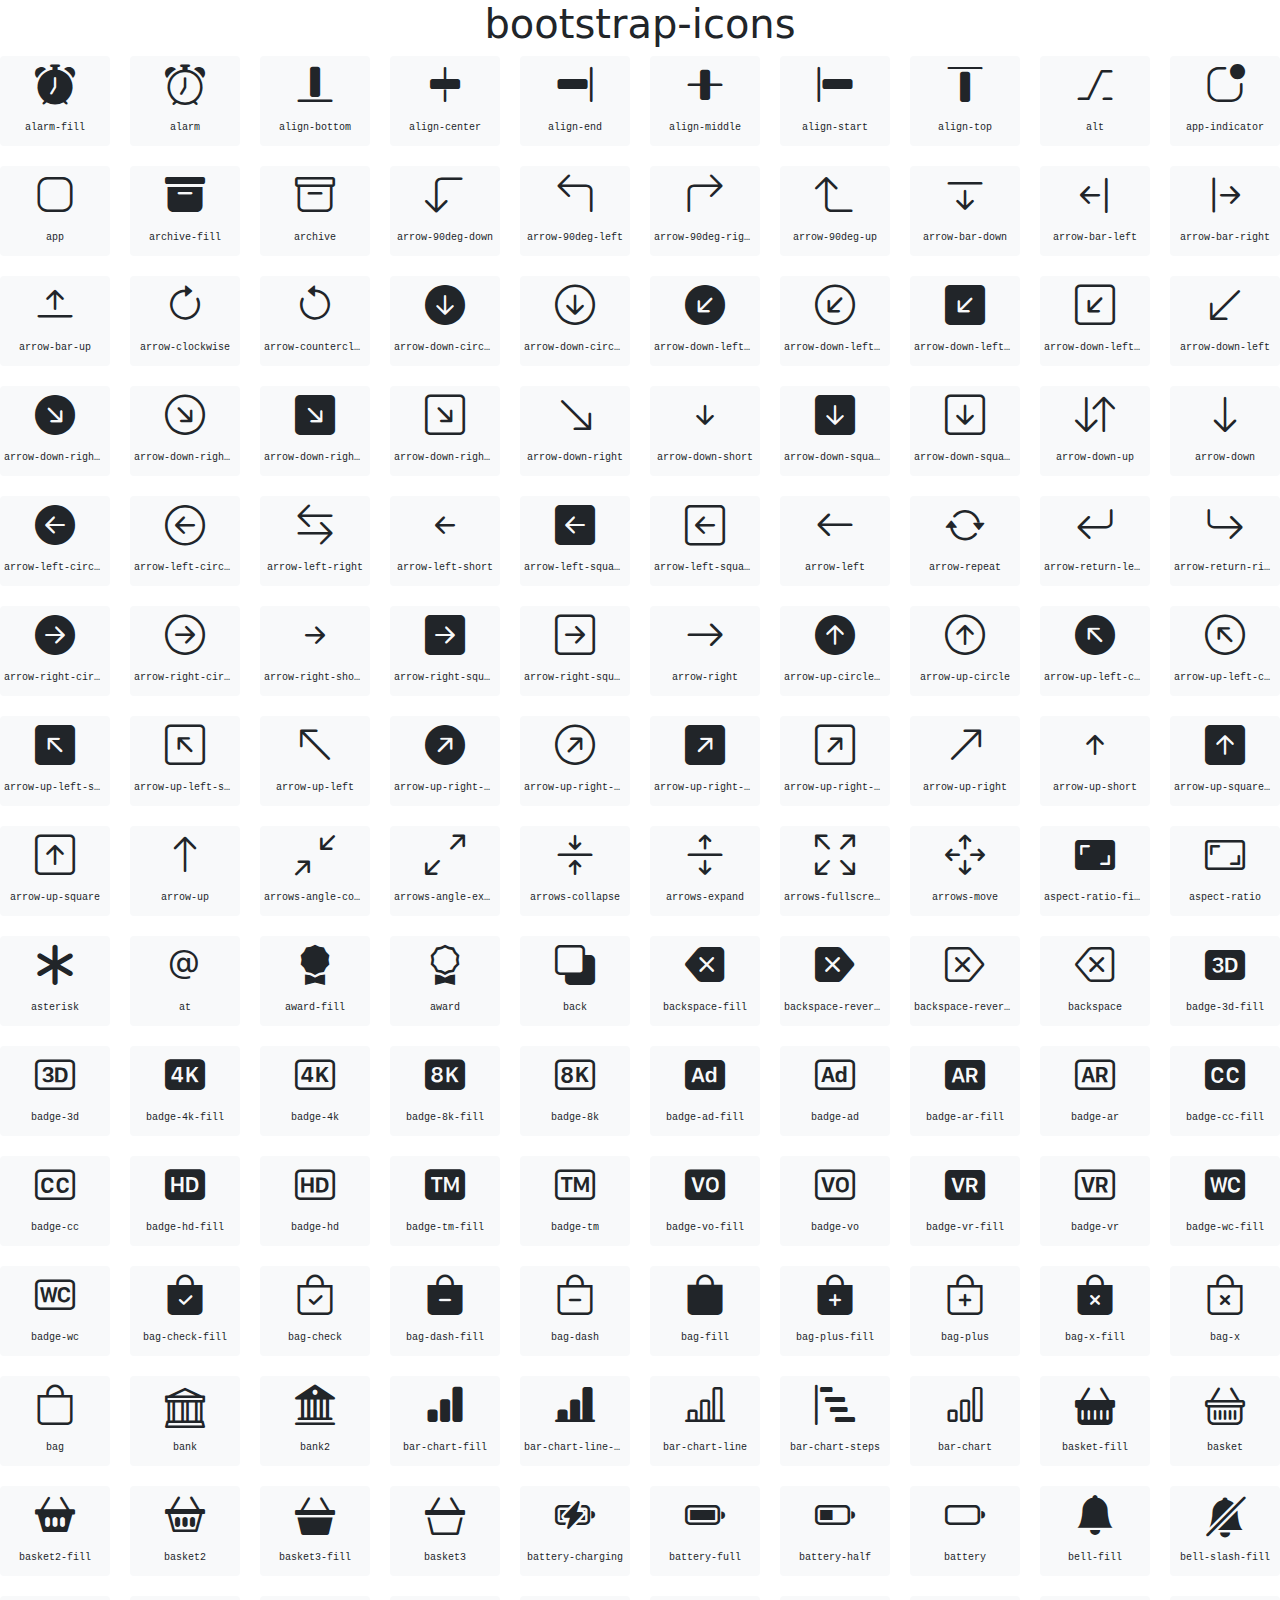
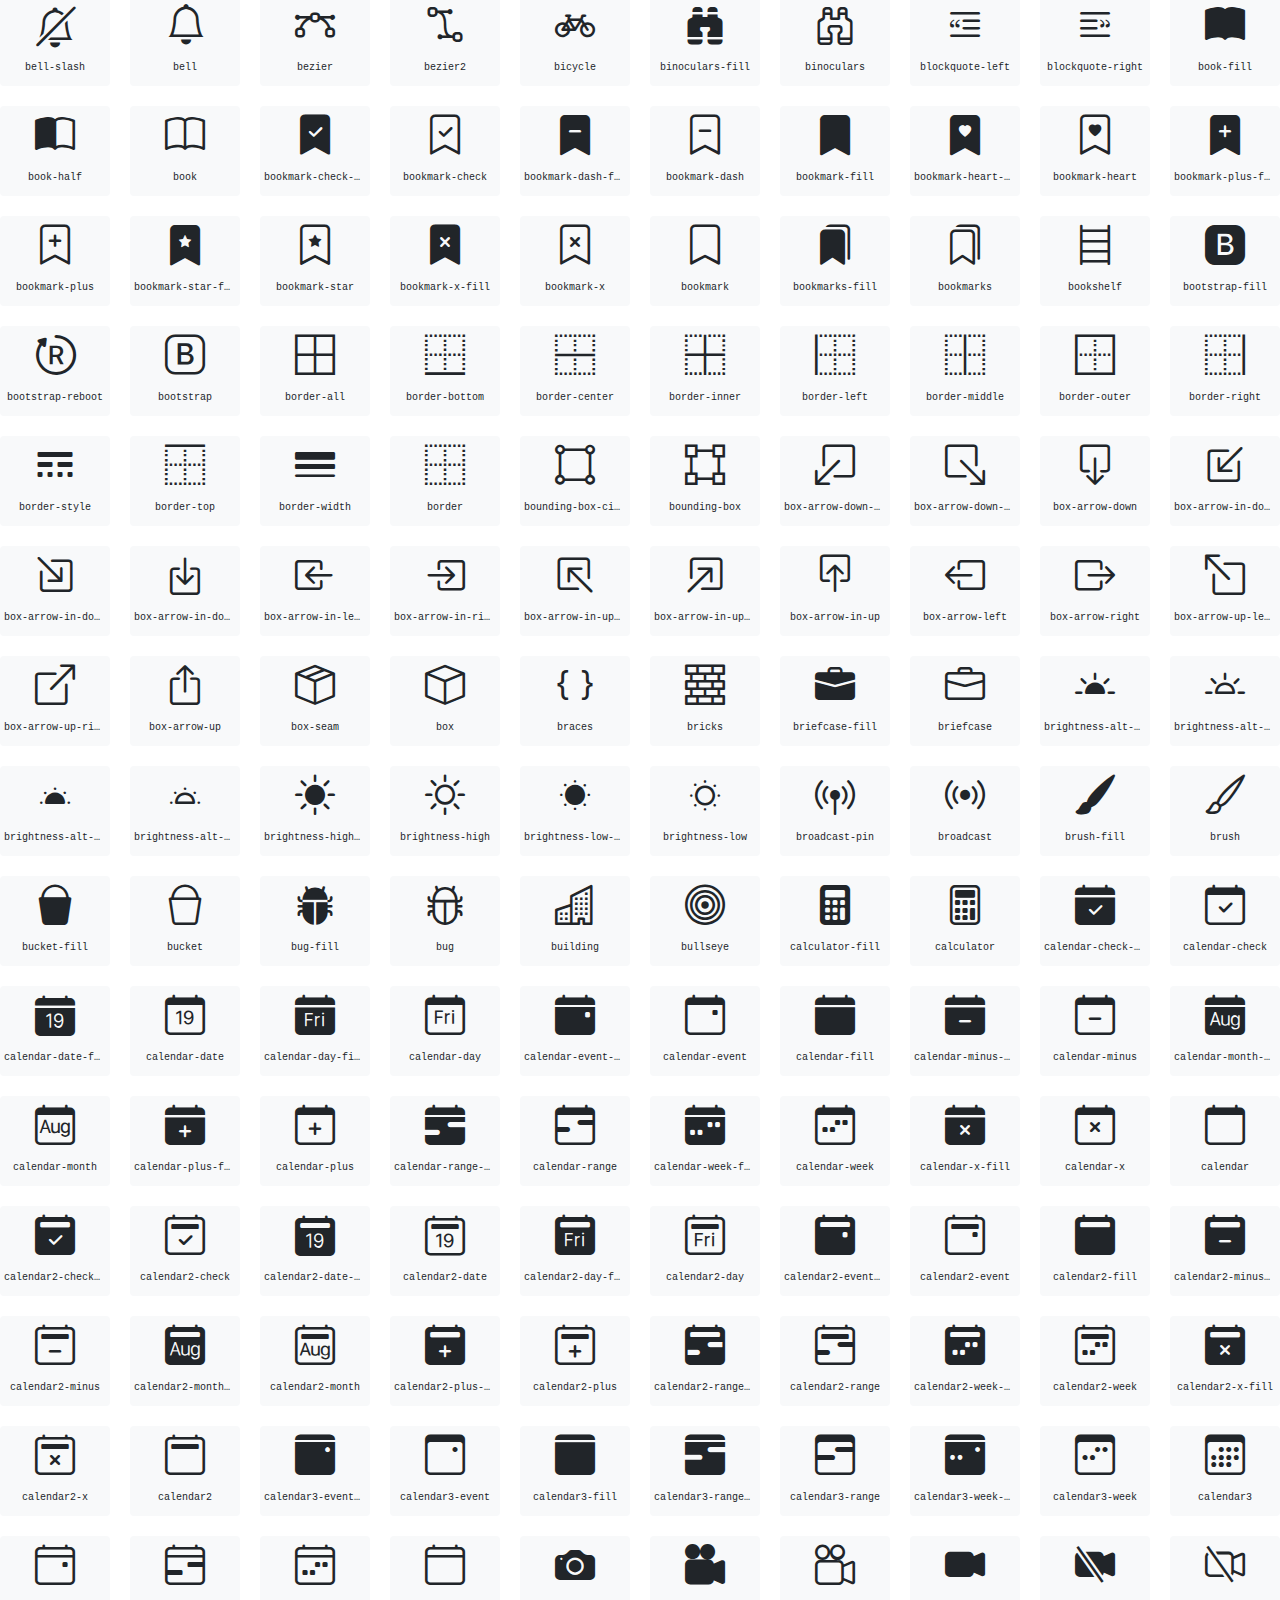
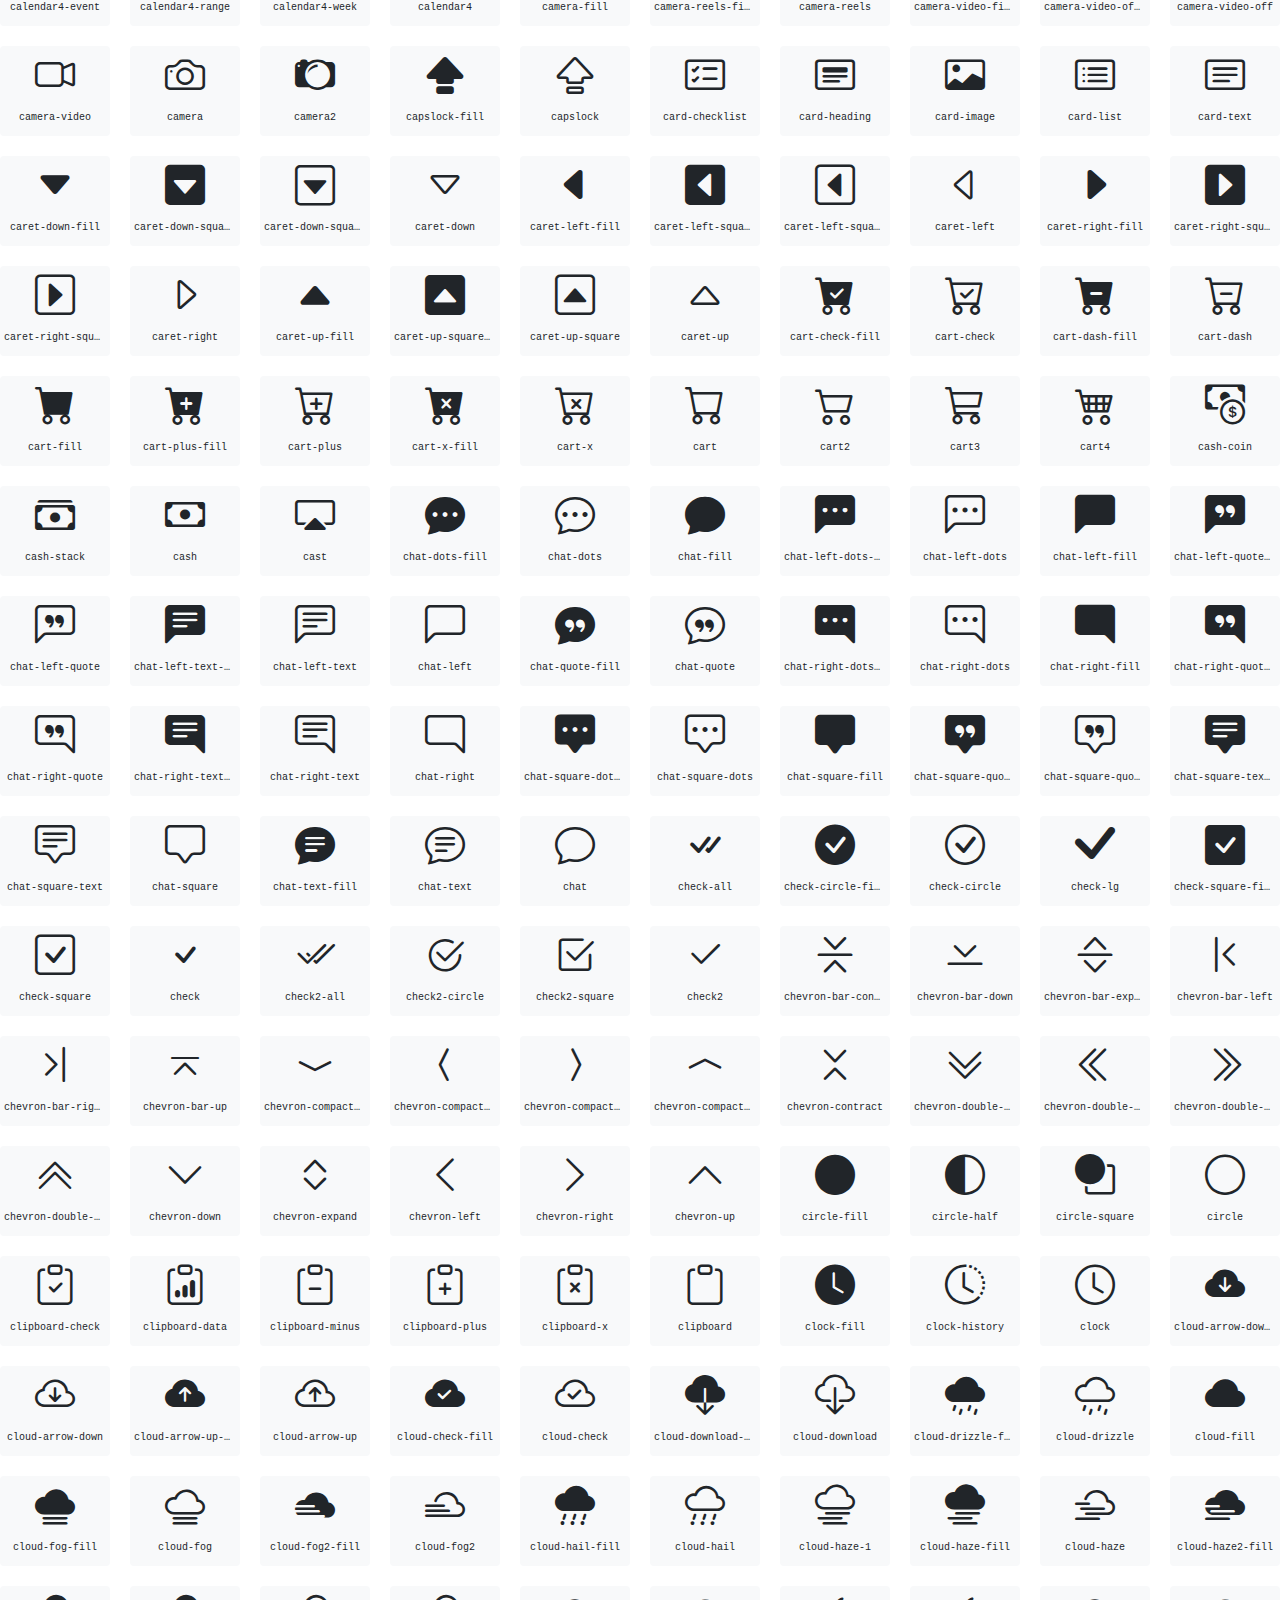
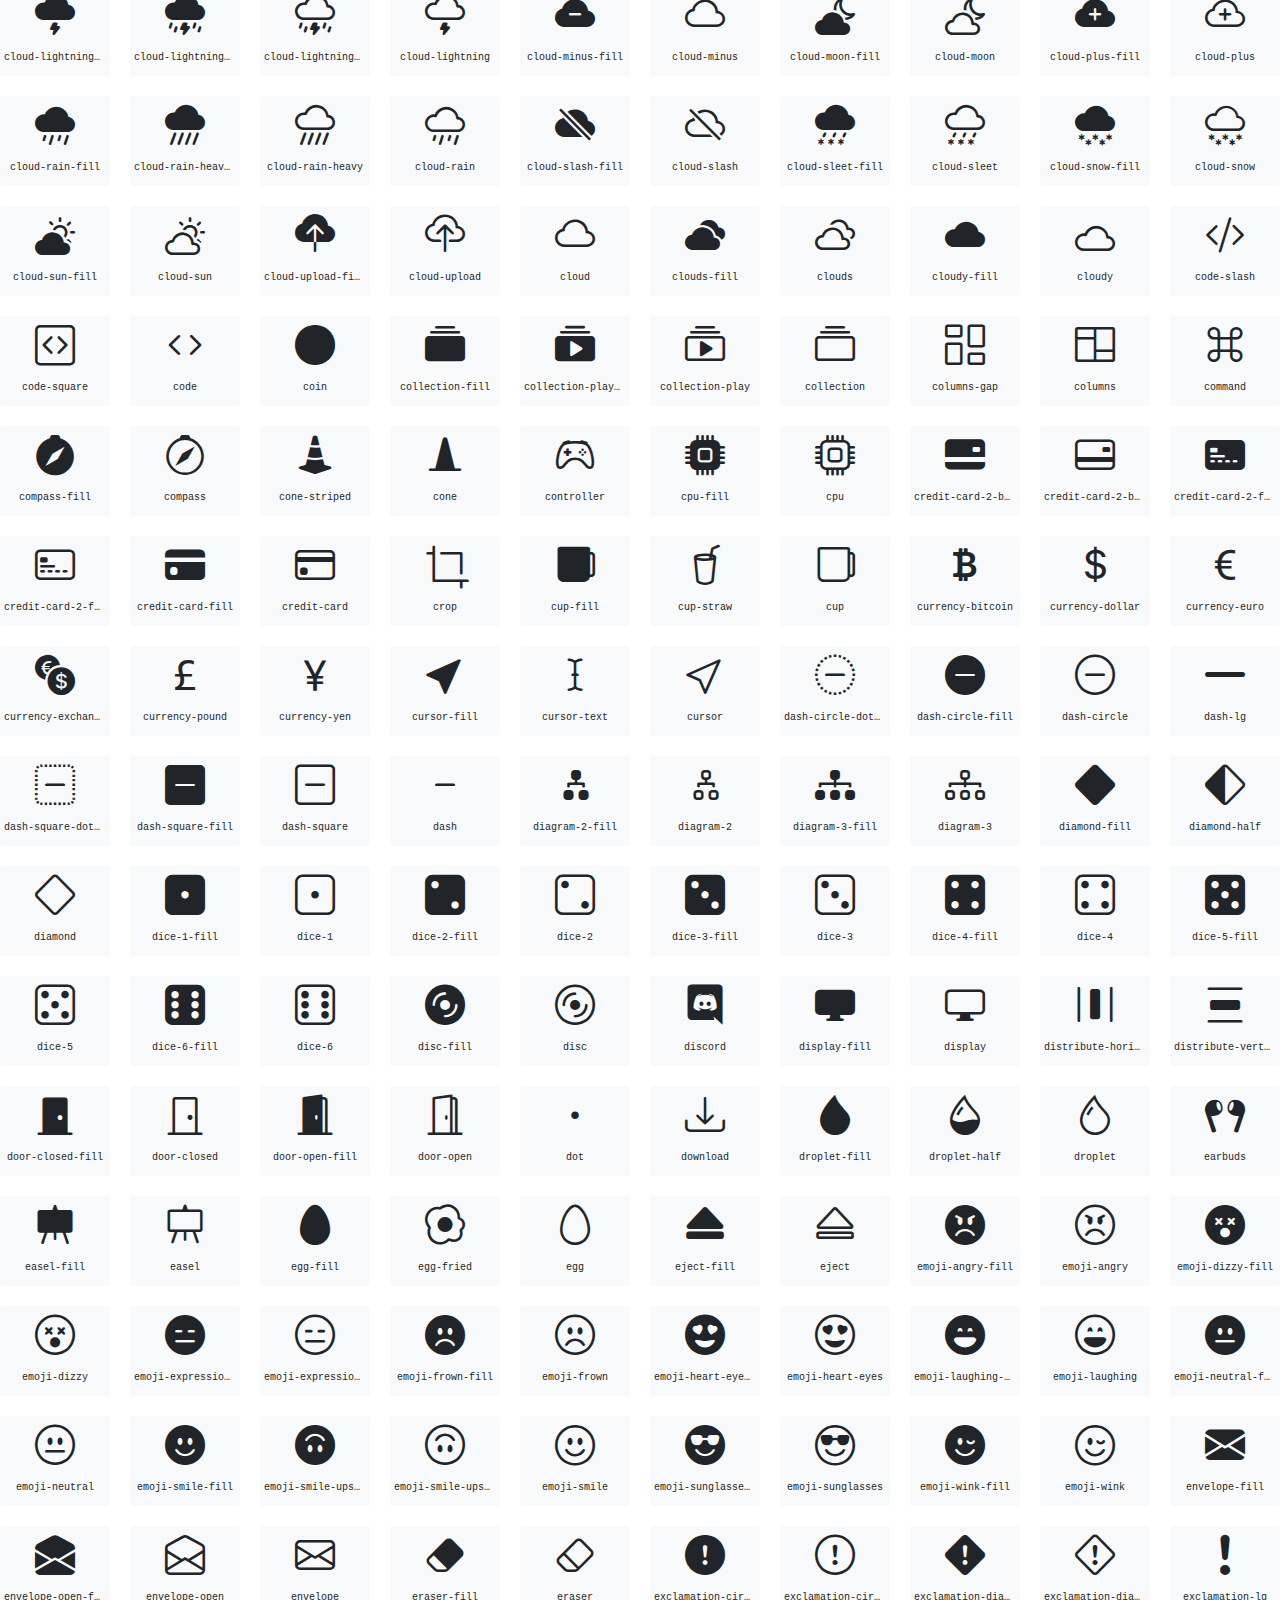
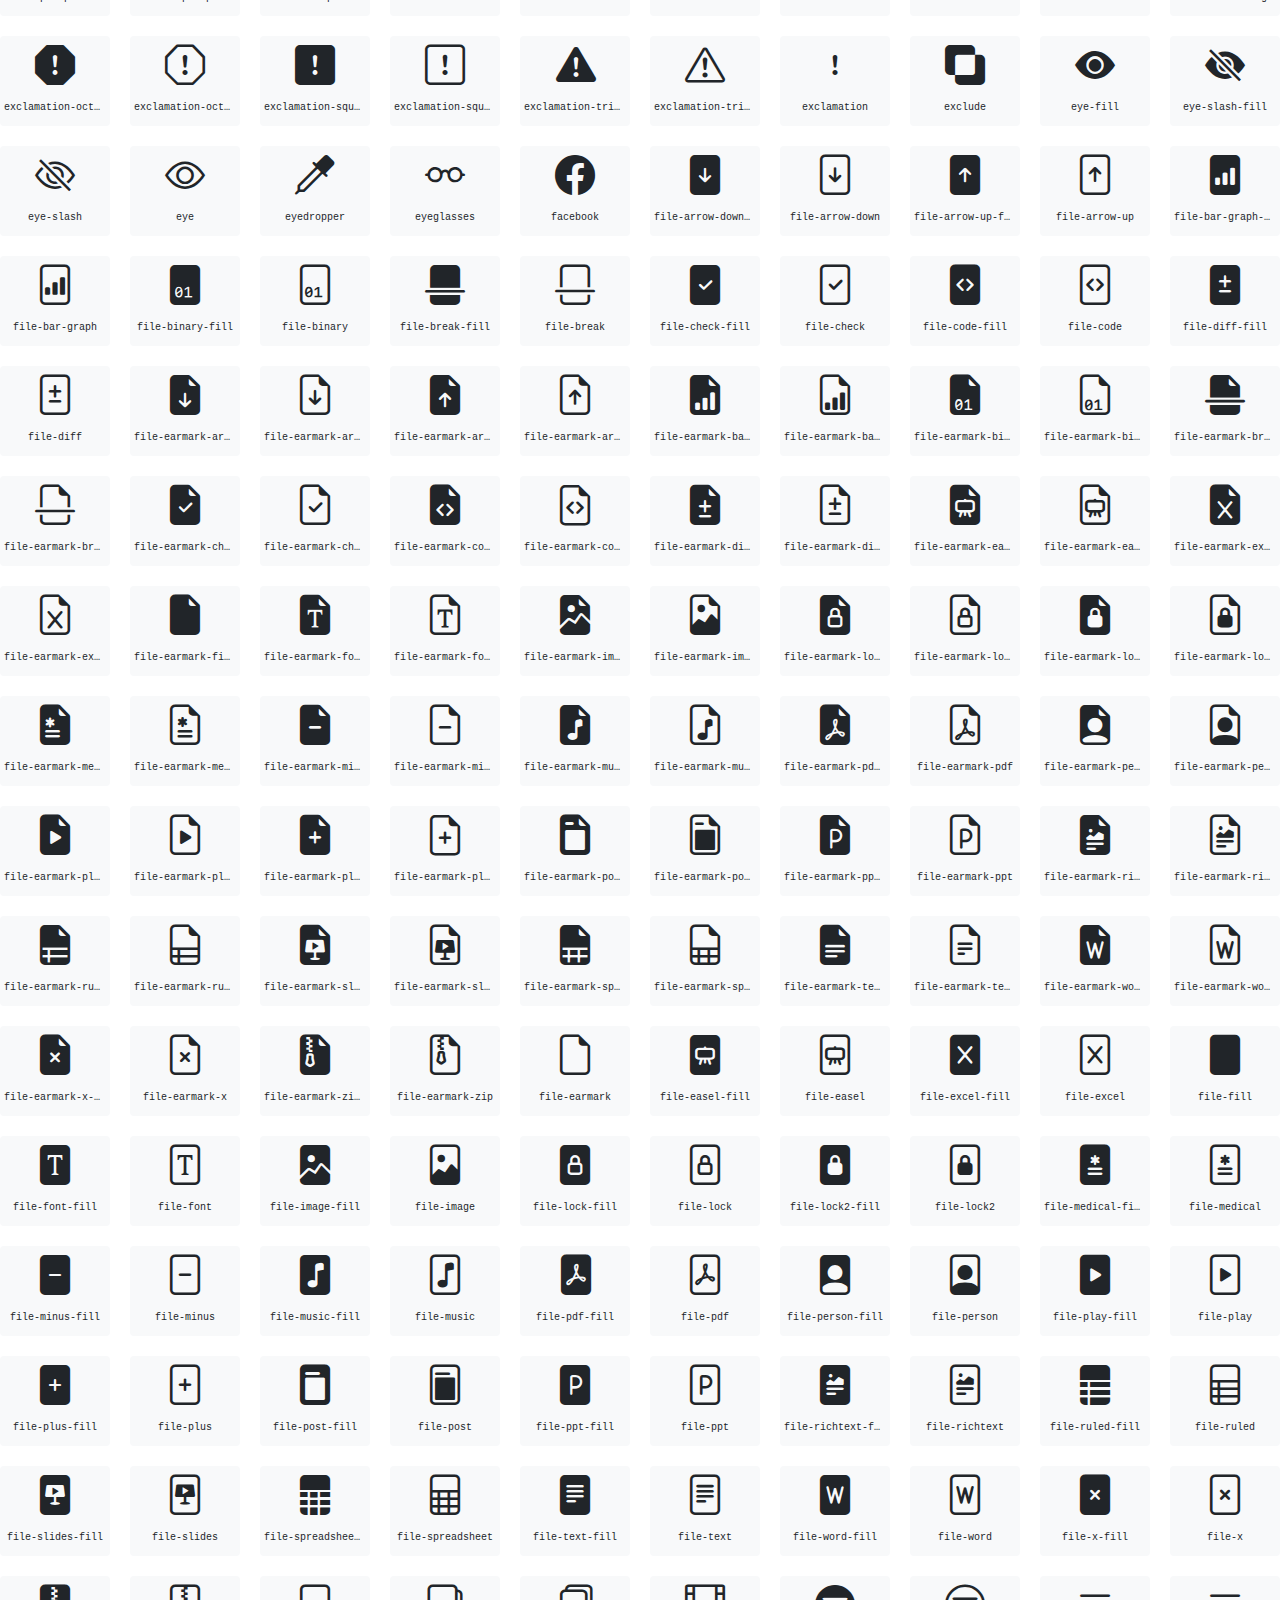
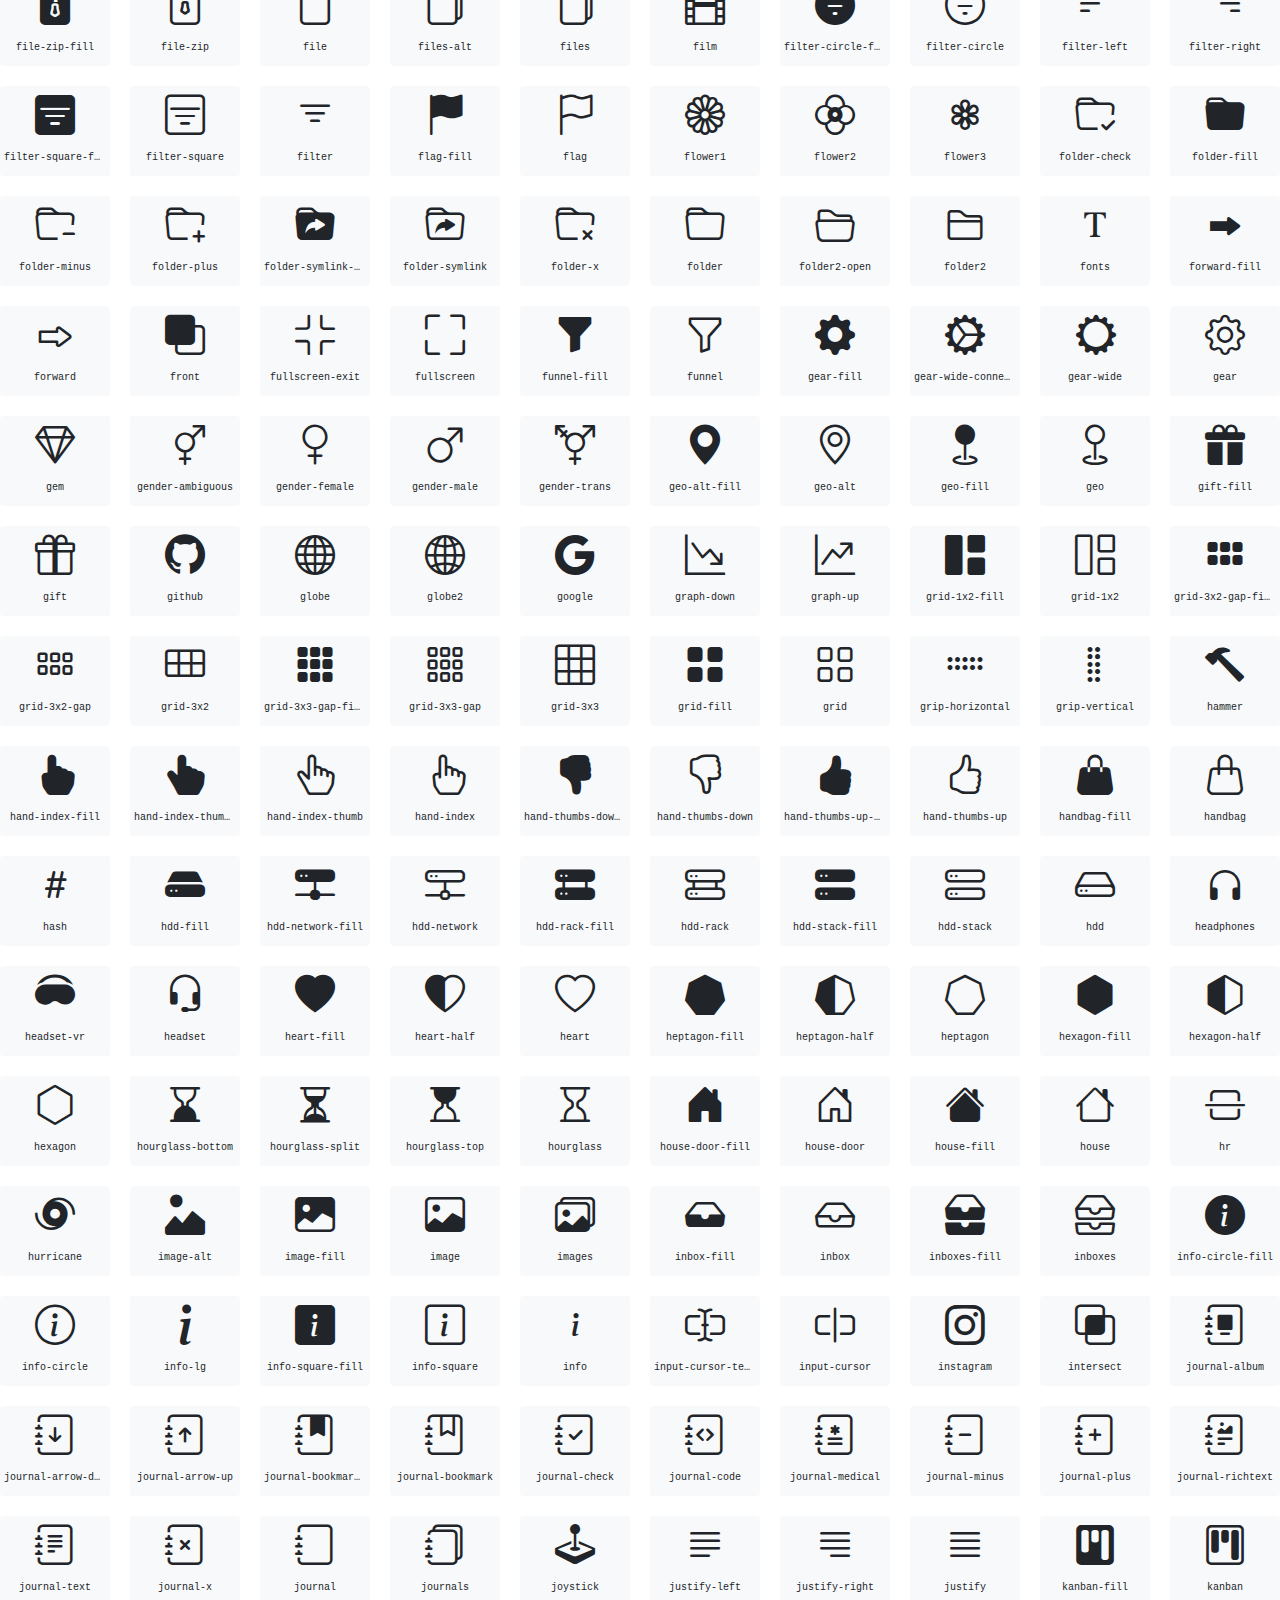
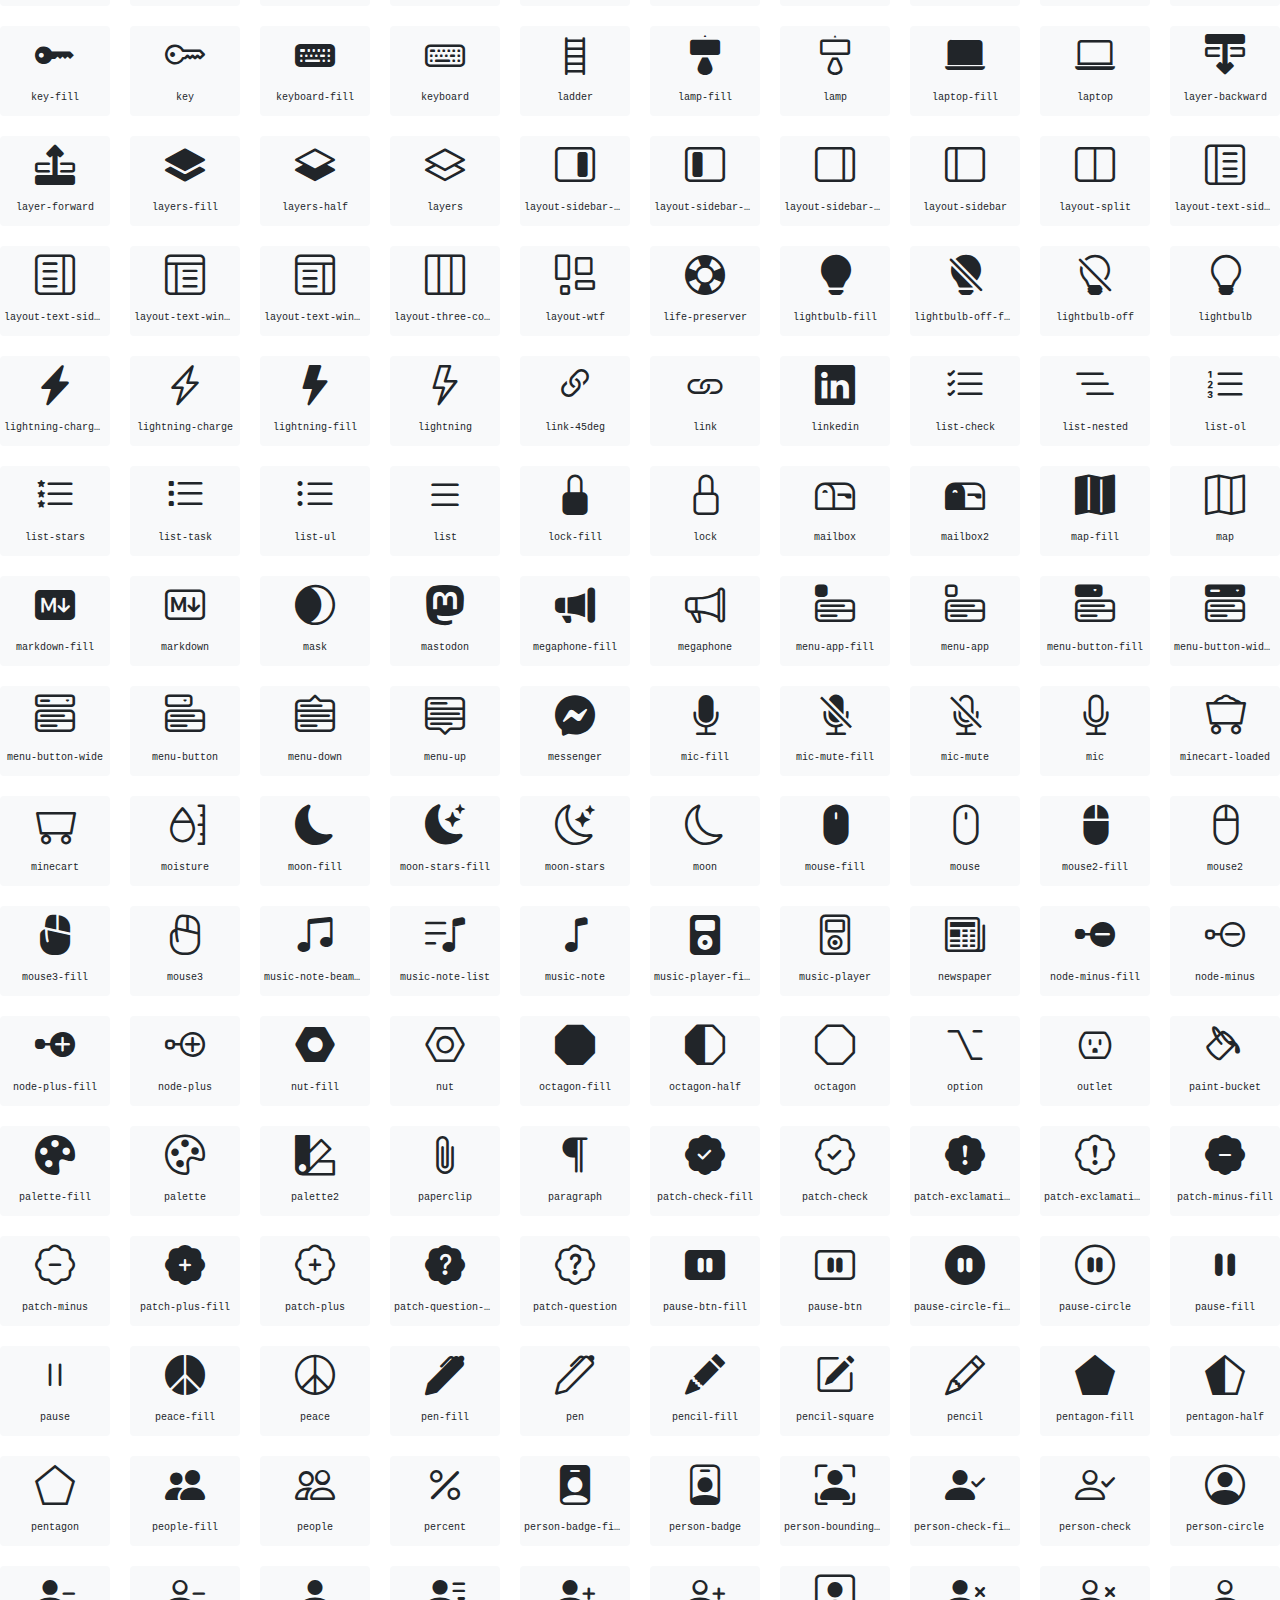
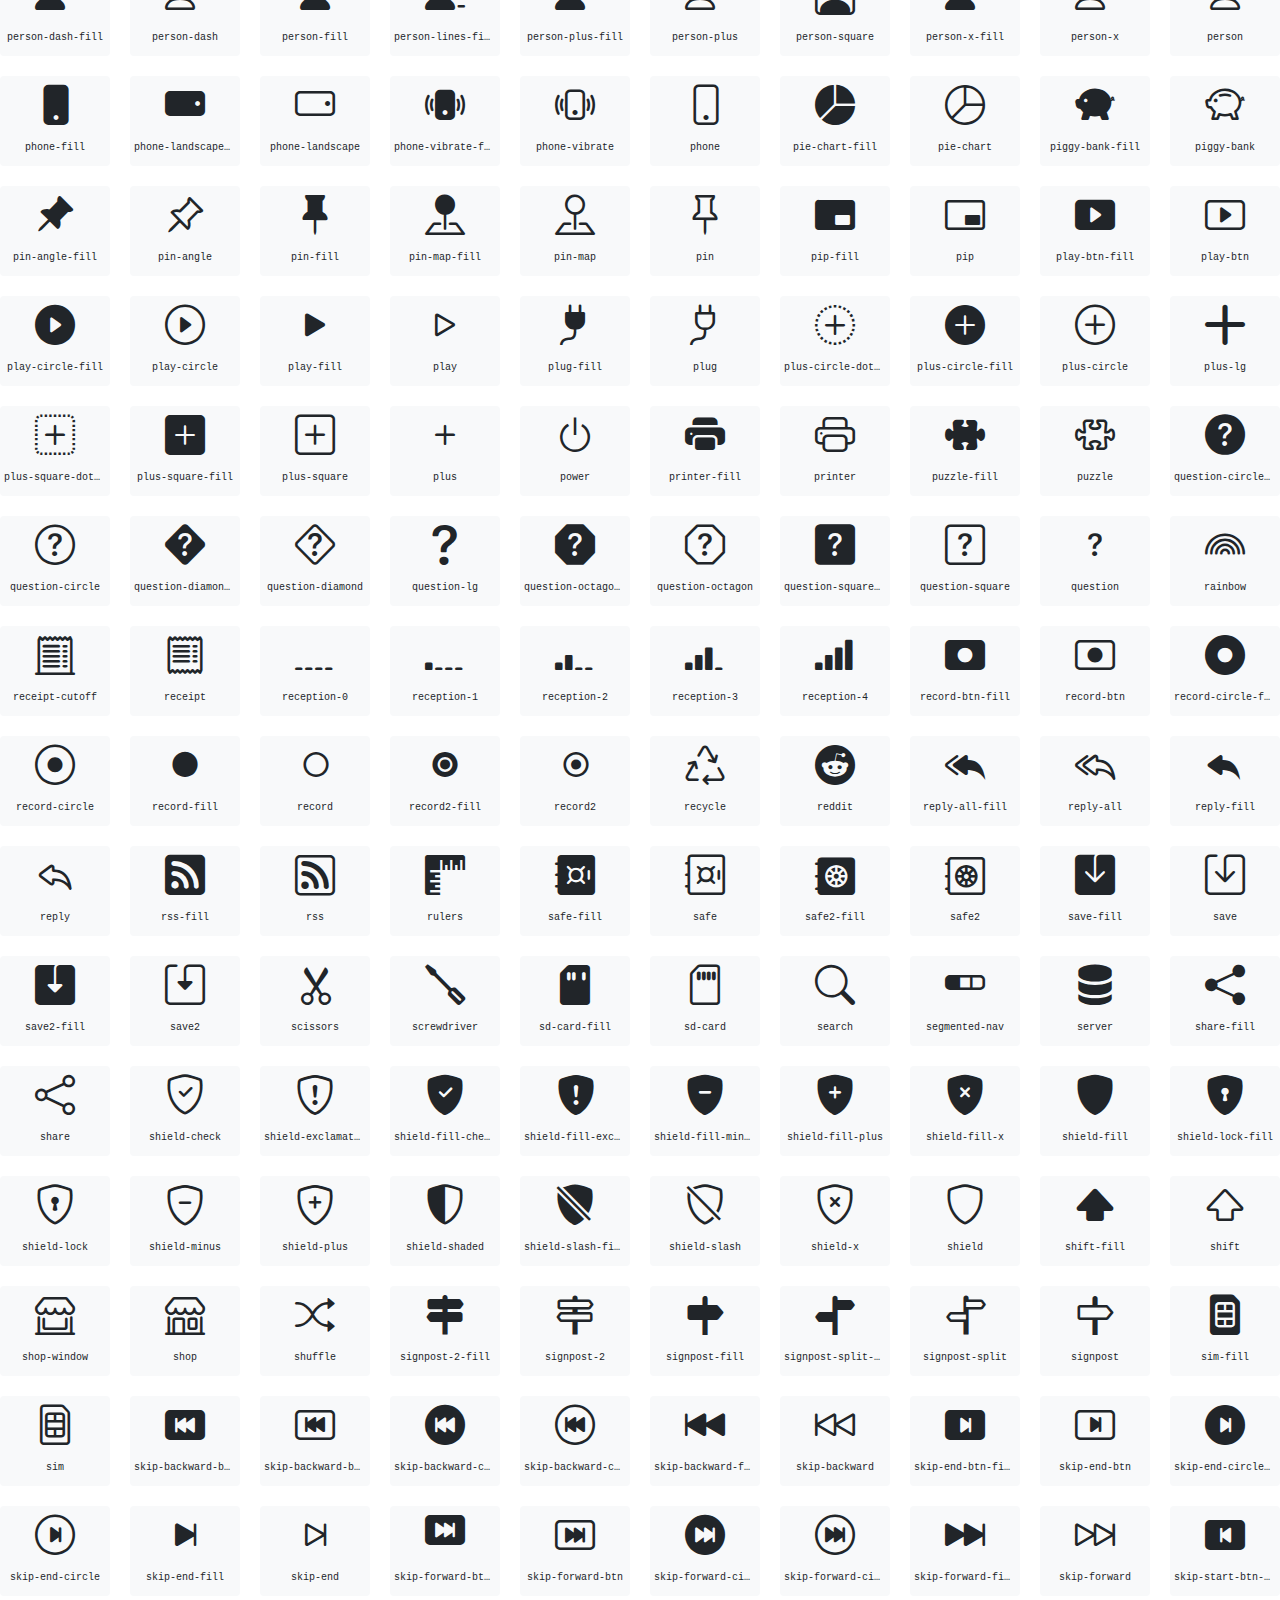
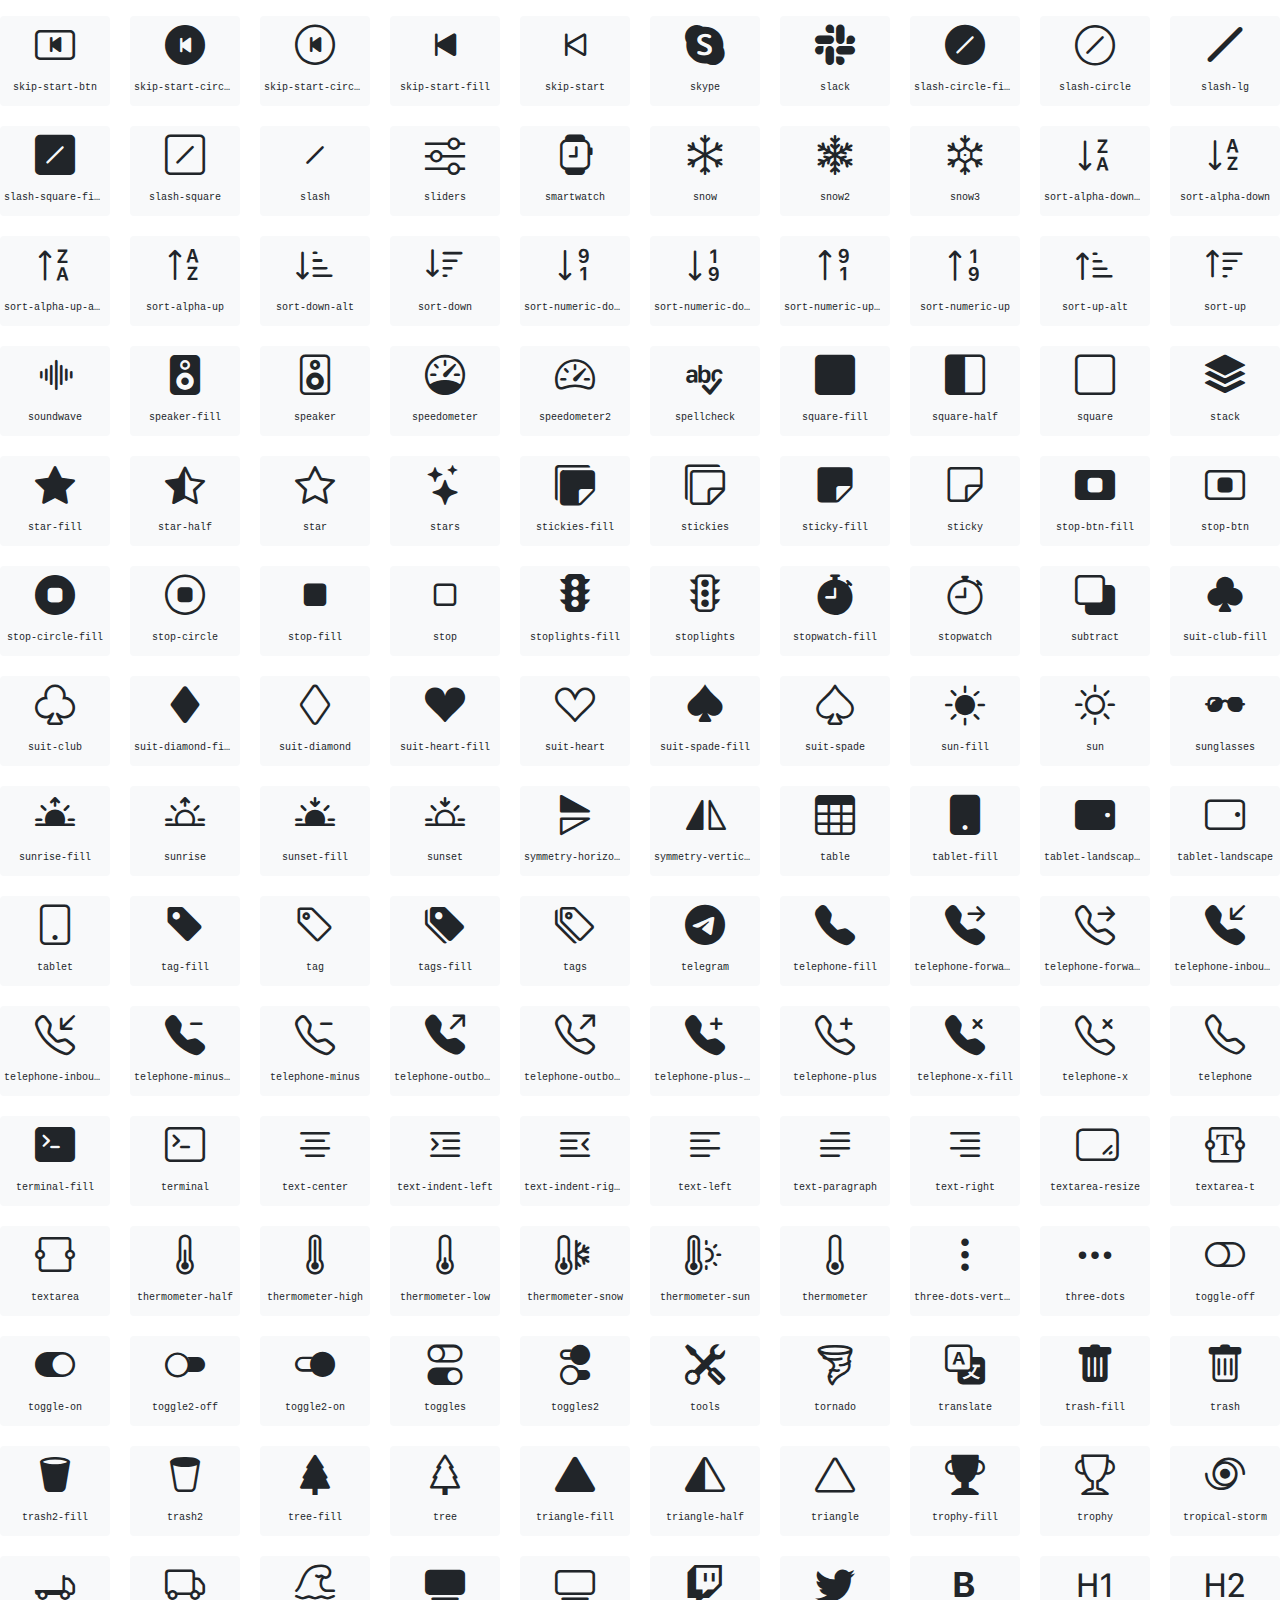
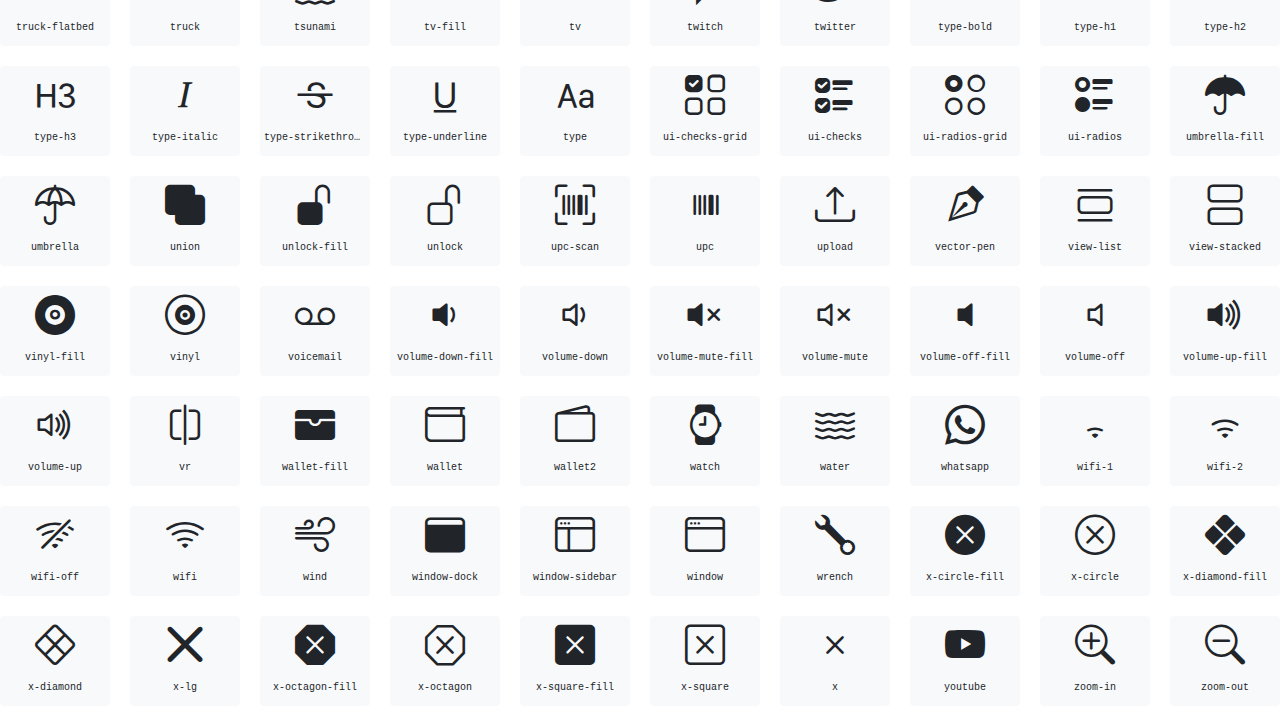
<file: assets/vendor/bootstrap-icons/index.html>
<!doctype html>
<html lang="en">
<head>
  <meta charset="utf-8">
  <title>bootstrap-icons</title>

  <style>
    .icons {
      display: grid;
      max-width: 100%;
      grid-template-columns: repeat(auto-fit, minmax(100px, 1fr) );
      gap: 1.25rem;
    }
    .icon {
      background-color: var(--bs-light);
      border-radius: .25rem;
    }
    .bi {
      margin: .25rem;
      font-size: 2.5rem;
    }
    .label {
      font-family: var(--bs-font-monospace);
    }
    .label {
      display: inline-block;
      width: 100%;
      overflow: hidden;
      padding: .25rem;
      font-size: .625rem;
      text-overflow: ellipsis;
      white-space: nowrap;
    }
  </style>

  <link rel="stylesheet" href="/assets/css/bootstrap.min.css">
  <link rel="stylesheet" href="bootstrap-icons.css">
</head>
<body class="text-center">

  <h1>bootstrap-icons</h1>

  <div class="icons">
    <div class="icon">
      <i class="bi bi-alarm-fill"></i>
      <div class="label">alarm-fill</div>
    </div>
    <div class="icon">
      <i class="bi bi-alarm"></i>
      <div class="label">alarm</div>
    </div>
    <div class="icon">
      <i class="bi bi-align-bottom"></i>
      <div class="label">align-bottom</div>
    </div>
    <div class="icon">
      <i class="bi bi-align-center"></i>
      <div class="label">align-center</div>
    </div>
    <div class="icon">
      <i class="bi bi-align-end"></i>
      <div class="label">align-end</div>
    </div>
    <div class="icon">
      <i class="bi bi-align-middle"></i>
      <div class="label">align-middle</div>
    </div>
    <div class="icon">
      <i class="bi bi-align-start"></i>
      <div class="label">align-start</div>
    </div>
    <div class="icon">
      <i class="bi bi-align-top"></i>
      <div class="label">align-top</div>
    </div>
    <div class="icon">
      <i class="bi bi-alt"></i>
      <div class="label">alt</div>
    </div>
    <div class="icon">
      <i class="bi bi-app-indicator"></i>
      <div class="label">app-indicator</div>
    </div>
    <div class="icon">
      <i class="bi bi-app"></i>
      <div class="label">app</div>
    </div>
    <div class="icon">
      <i class="bi bi-archive-fill"></i>
      <div class="label">archive-fill</div>
    </div>
    <div class="icon">
      <i class="bi bi-archive"></i>
      <div class="label">archive</div>
    </div>
    <div class="icon">
      <i class="bi bi-arrow-90deg-down"></i>
      <div class="label">arrow-90deg-down</div>
    </div>
    <div class="icon">
      <i class="bi bi-arrow-90deg-left"></i>
      <div class="label">arrow-90deg-left</div>
    </div>
    <div class="icon">
      <i class="bi bi-arrow-90deg-right"></i>
      <div class="label">arrow-90deg-right</div>
    </div>
    <div class="icon">
      <i class="bi bi-arrow-90deg-up"></i>
      <div class="label">arrow-90deg-up</div>
    </div>
    <div class="icon">
      <i class="bi bi-arrow-bar-down"></i>
      <div class="label">arrow-bar-down</div>
    </div>
    <div class="icon">
      <i class="bi bi-arrow-bar-left"></i>
      <div class="label">arrow-bar-left</div>
    </div>
    <div class="icon">
      <i class="bi bi-arrow-bar-right"></i>
      <div class="label">arrow-bar-right</div>
    </div>
    <div class="icon">
      <i class="bi bi-arrow-bar-up"></i>
      <div class="label">arrow-bar-up</div>
    </div>
    <div class="icon">
      <i class="bi bi-arrow-clockwise"></i>
      <div class="label">arrow-clockwise</div>
    </div>
    <div class="icon">
      <i class="bi bi-arrow-counterclockwise"></i>
      <div class="label">arrow-counterclockwise</div>
    </div>
    <div class="icon">
      <i class="bi bi-arrow-down-circle-fill"></i>
      <div class="label">arrow-down-circle-fill</div>
    </div>
    <div class="icon">
      <i class="bi bi-arrow-down-circle"></i>
      <div class="label">arrow-down-circle</div>
    </div>
    <div class="icon">
      <i class="bi bi-arrow-down-left-circle-fill"></i>
      <div class="label">arrow-down-left-circle-fill</div>
    </div>
    <div class="icon">
      <i class="bi bi-arrow-down-left-circle"></i>
      <div class="label">arrow-down-left-circle</div>
    </div>
    <div class="icon">
      <i class="bi bi-arrow-down-left-square-fill"></i>
      <div class="label">arrow-down-left-square-fill</div>
    </div>
    <div class="icon">
      <i class="bi bi-arrow-down-left-square"></i>
      <div class="label">arrow-down-left-square</div>
    </div>
    <div class="icon">
      <i class="bi bi-arrow-down-left"></i>
      <div class="label">arrow-down-left</div>
    </div>
    <div class="icon">
      <i class="bi bi-arrow-down-right-circle-fill"></i>
      <div class="label">arrow-down-right-circle-fill</div>
    </div>
    <div class="icon">
      <i class="bi bi-arrow-down-right-circle"></i>
      <div class="label">arrow-down-right-circle</div>
    </div>
    <div class="icon">
      <i class="bi bi-arrow-down-right-square-fill"></i>
      <div class="label">arrow-down-right-square-fill</div>
    </div>
    <div class="icon">
      <i class="bi bi-arrow-down-right-square"></i>
      <div class="label">arrow-down-right-square</div>
    </div>
    <div class="icon">
      <i class="bi bi-arrow-down-right"></i>
      <div class="label">arrow-down-right</div>
    </div>
    <div class="icon">
      <i class="bi bi-arrow-down-short"></i>
      <div class="label">arrow-down-short</div>
    </div>
    <div class="icon">
      <i class="bi bi-arrow-down-square-fill"></i>
      <div class="label">arrow-down-square-fill</div>
    </div>
    <div class="icon">
      <i class="bi bi-arrow-down-square"></i>
      <div class="label">arrow-down-square</div>
    </div>
    <div class="icon">
      <i class="bi bi-arrow-down-up"></i>
      <div class="label">arrow-down-up</div>
    </div>
    <div class="icon">
      <i class="bi bi-arrow-down"></i>
      <div class="label">arrow-down</div>
    </div>
    <div class="icon">
      <i class="bi bi-arrow-left-circle-fill"></i>
      <div class="label">arrow-left-circle-fill</div>
    </div>
    <div class="icon">
      <i class="bi bi-arrow-left-circle"></i>
      <div class="label">arrow-left-circle</div>
    </div>
    <div class="icon">
      <i class="bi bi-arrow-left-right"></i>
      <div class="label">arrow-left-right</div>
    </div>
    <div class="icon">
      <i class="bi bi-arrow-left-short"></i>
      <div class="label">arrow-left-short</div>
    </div>
    <div class="icon">
      <i class="bi bi-arrow-left-square-fill"></i>
      <div class="label">arrow-left-square-fill</div>
    </div>
    <div class="icon">
      <i class="bi bi-arrow-left-square"></i>
      <div class="label">arrow-left-square</div>
    </div>
    <div class="icon">
      <i class="bi bi-arrow-left"></i>
      <div class="label">arrow-left</div>
    </div>
    <div class="icon">
      <i class="bi bi-arrow-repeat"></i>
      <div class="label">arrow-repeat</div>
    </div>
    <div class="icon">
      <i class="bi bi-arrow-return-left"></i>
      <div class="label">arrow-return-left</div>
    </div>
    <div class="icon">
      <i class="bi bi-arrow-return-right"></i>
      <div class="label">arrow-return-right</div>
    </div>
    <div class="icon">
      <i class="bi bi-arrow-right-circle-fill"></i>
      <div class="label">arrow-right-circle-fill</div>
    </div>
    <div class="icon">
      <i class="bi bi-arrow-right-circle"></i>
      <div class="label">arrow-right-circle</div>
    </div>
    <div class="icon">
      <i class="bi bi-arrow-right-short"></i>
      <div class="label">arrow-right-short</div>
    </div>
    <div class="icon">
      <i class="bi bi-arrow-right-square-fill"></i>
      <div class="label">arrow-right-square-fill</div>
    </div>
    <div class="icon">
      <i class="bi bi-arrow-right-square"></i>
      <div class="label">arrow-right-square</div>
    </div>
    <div class="icon">
      <i class="bi bi-arrow-right"></i>
      <div class="label">arrow-right</div>
    </div>
    <div class="icon">
      <i class="bi bi-arrow-up-circle-fill"></i>
      <div class="label">arrow-up-circle-fill</div>
    </div>
    <div class="icon">
      <i class="bi bi-arrow-up-circle"></i>
      <div class="label">arrow-up-circle</div>
    </div>
    <div class="icon">
      <i class="bi bi-arrow-up-left-circle-fill"></i>
      <div class="label">arrow-up-left-circle-fill</div>
    </div>
    <div class="icon">
      <i class="bi bi-arrow-up-left-circle"></i>
      <div class="label">arrow-up-left-circle</div>
    </div>
    <div class="icon">
      <i class="bi bi-arrow-up-left-square-fill"></i>
      <div class="label">arrow-up-left-square-fill</div>
    </div>
    <div class="icon">
      <i class="bi bi-arrow-up-left-square"></i>
      <div class="label">arrow-up-left-square</div>
    </div>
    <div class="icon">
      <i class="bi bi-arrow-up-left"></i>
      <div class="label">arrow-up-left</div>
    </div>
    <div class="icon">
      <i class="bi bi-arrow-up-right-circle-fill"></i>
      <div class="label">arrow-up-right-circle-fill</div>
    </div>
    <div class="icon">
      <i class="bi bi-arrow-up-right-circle"></i>
      <div class="label">arrow-up-right-circle</div>
    </div>
    <div class="icon">
      <i class="bi bi-arrow-up-right-square-fill"></i>
      <div class="label">arrow-up-right-square-fill</div>
    </div>
    <div class="icon">
      <i class="bi bi-arrow-up-right-square"></i>
      <div class="label">arrow-up-right-square</div>
    </div>
    <div class="icon">
      <i class="bi bi-arrow-up-right"></i>
      <div class="label">arrow-up-right</div>
    </div>
    <div class="icon">
      <i class="bi bi-arrow-up-short"></i>
      <div class="label">arrow-up-short</div>
    </div>
    <div class="icon">
      <i class="bi bi-arrow-up-square-fill"></i>
      <div class="label">arrow-up-square-fill</div>
    </div>
    <div class="icon">
      <i class="bi bi-arrow-up-square"></i>
      <div class="label">arrow-up-square</div>
    </div>
    <div class="icon">
      <i class="bi bi-arrow-up"></i>
      <div class="label">arrow-up</div>
    </div>
    <div class="icon">
      <i class="bi bi-arrows-angle-contract"></i>
      <div class="label">arrows-angle-contract</div>
    </div>
    <div class="icon">
      <i class="bi bi-arrows-angle-expand"></i>
      <div class="label">arrows-angle-expand</div>
    </div>
    <div class="icon">
      <i class="bi bi-arrows-collapse"></i>
      <div class="label">arrows-collapse</div>
    </div>
    <div class="icon">
      <i class="bi bi-arrows-expand"></i>
      <div class="label">arrows-expand</div>
    </div>
    <div class="icon">
      <i class="bi bi-arrows-fullscreen"></i>
      <div class="label">arrows-fullscreen</div>
    </div>
    <div class="icon">
      <i class="bi bi-arrows-move"></i>
      <div class="label">arrows-move</div>
    </div>
    <div class="icon">
      <i class="bi bi-aspect-ratio-fill"></i>
      <div class="label">aspect-ratio-fill</div>
    </div>
    <div class="icon">
      <i class="bi bi-aspect-ratio"></i>
      <div class="label">aspect-ratio</div>
    </div>
    <div class="icon">
      <i class="bi bi-asterisk"></i>
      <div class="label">asterisk</div>
    </div>
    <div class="icon">
      <i class="bi bi-at"></i>
      <div class="label">at</div>
    </div>
    <div class="icon">
      <i class="bi bi-award-fill"></i>
      <div class="label">award-fill</div>
    </div>
    <div class="icon">
      <i class="bi bi-award"></i>
      <div class="label">award</div>
    </div>
    <div class="icon">
      <i class="bi bi-back"></i>
      <div class="label">back</div>
    </div>
    <div class="icon">
      <i class="bi bi-backspace-fill"></i>
      <div class="label">backspace-fill</div>
    </div>
    <div class="icon">
      <i class="bi bi-backspace-reverse-fill"></i>
      <div class="label">backspace-reverse-fill</div>
    </div>
    <div class="icon">
      <i class="bi bi-backspace-reverse"></i>
      <div class="label">backspace-reverse</div>
    </div>
    <div class="icon">
      <i class="bi bi-backspace"></i>
      <div class="label">backspace</div>
    </div>
    <div class="icon">
      <i class="bi bi-badge-3d-fill"></i>
      <div class="label">badge-3d-fill</div>
    </div>
    <div class="icon">
      <i class="bi bi-badge-3d"></i>
      <div class="label">badge-3d</div>
    </div>
    <div class="icon">
      <i class="bi bi-badge-4k-fill"></i>
      <div class="label">badge-4k-fill</div>
    </div>
    <div class="icon">
      <i class="bi bi-badge-4k"></i>
      <div class="label">badge-4k</div>
    </div>
    <div class="icon">
      <i class="bi bi-badge-8k-fill"></i>
      <div class="label">badge-8k-fill</div>
    </div>
    <div class="icon">
      <i class="bi bi-badge-8k"></i>
      <div class="label">badge-8k</div>
    </div>
    <div class="icon">
      <i class="bi bi-badge-ad-fill"></i>
      <div class="label">badge-ad-fill</div>
    </div>
    <div class="icon">
      <i class="bi bi-badge-ad"></i>
      <div class="label">badge-ad</div>
    </div>
    <div class="icon">
      <i class="bi bi-badge-ar-fill"></i>
      <div class="label">badge-ar-fill</div>
    </div>
    <div class="icon">
      <i class="bi bi-badge-ar"></i>
      <div class="label">badge-ar</div>
    </div>
    <div class="icon">
      <i class="bi bi-badge-cc-fill"></i>
      <div class="label">badge-cc-fill</div>
    </div>
    <div class="icon">
      <i class="bi bi-badge-cc"></i>
      <div class="label">badge-cc</div>
    </div>
    <div class="icon">
      <i class="bi bi-badge-hd-fill"></i>
      <div class="label">badge-hd-fill</div>
    </div>
    <div class="icon">
      <i class="bi bi-badge-hd"></i>
      <div class="label">badge-hd</div>
    </div>
    <div class="icon">
      <i class="bi bi-badge-tm-fill"></i>
      <div class="label">badge-tm-fill</div>
    </div>
    <div class="icon">
      <i class="bi bi-badge-tm"></i>
      <div class="label">badge-tm</div>
    </div>
    <div class="icon">
      <i class="bi bi-badge-vo-fill"></i>
      <div class="label">badge-vo-fill</div>
    </div>
    <div class="icon">
      <i class="bi bi-badge-vo"></i>
      <div class="label">badge-vo</div>
    </div>
    <div class="icon">
      <i class="bi bi-badge-vr-fill"></i>
      <div class="label">badge-vr-fill</div>
    </div>
    <div class="icon">
      <i class="bi bi-badge-vr"></i>
      <div class="label">badge-vr</div>
    </div>
    <div class="icon">
      <i class="bi bi-badge-wc-fill"></i>
      <div class="label">badge-wc-fill</div>
    </div>
    <div class="icon">
      <i class="bi bi-badge-wc"></i>
      <div class="label">badge-wc</div>
    </div>
    <div class="icon">
      <i class="bi bi-bag-check-fill"></i>
      <div class="label">bag-check-fill</div>
    </div>
    <div class="icon">
      <i class="bi bi-bag-check"></i>
      <div class="label">bag-check</div>
    </div>
    <div class="icon">
      <i class="bi bi-bag-dash-fill"></i>
      <div class="label">bag-dash-fill</div>
    </div>
    <div class="icon">
      <i class="bi bi-bag-dash"></i>
      <div class="label">bag-dash</div>
    </div>
    <div class="icon">
      <i class="bi bi-bag-fill"></i>
      <div class="label">bag-fill</div>
    </div>
    <div class="icon">
      <i class="bi bi-bag-plus-fill"></i>
      <div class="label">bag-plus-fill</div>
    </div>
    <div class="icon">
      <i class="bi bi-bag-plus"></i>
      <div class="label">bag-plus</div>
    </div>
    <div class="icon">
      <i class="bi bi-bag-x-fill"></i>
      <div class="label">bag-x-fill</div>
    </div>
    <div class="icon">
      <i class="bi bi-bag-x"></i>
      <div class="label">bag-x</div>
    </div>
    <div class="icon">
      <i class="bi bi-bag"></i>
      <div class="label">bag</div>
    </div>
    <div class="icon">
      <i class="bi bi-bank"></i>
      <div class="label">bank</div>
    </div>
    <div class="icon">
      <i class="bi bi-bank2"></i>
      <div class="label">bank2</div>
    </div>
    <div class="icon">
      <i class="bi bi-bar-chart-fill"></i>
      <div class="label">bar-chart-fill</div>
    </div>
    <div class="icon">
      <i class="bi bi-bar-chart-line-fill"></i>
      <div class="label">bar-chart-line-fill</div>
    </div>
    <div class="icon">
      <i class="bi bi-bar-chart-line"></i>
      <div class="label">bar-chart-line</div>
    </div>
    <div class="icon">
      <i class="bi bi-bar-chart-steps"></i>
      <div class="label">bar-chart-steps</div>
    </div>
    <div class="icon">
      <i class="bi bi-bar-chart"></i>
      <div class="label">bar-chart</div>
    </div>
    <div class="icon">
      <i class="bi bi-basket-fill"></i>
      <div class="label">basket-fill</div>
    </div>
    <div class="icon">
      <i class="bi bi-basket"></i>
      <div class="label">basket</div>
    </div>
    <div class="icon">
      <i class="bi bi-basket2-fill"></i>
      <div class="label">basket2-fill</div>
    </div>
    <div class="icon">
      <i class="bi bi-basket2"></i>
      <div class="label">basket2</div>
    </div>
    <div class="icon">
      <i class="bi bi-basket3-fill"></i>
      <div class="label">basket3-fill</div>
    </div>
    <div class="icon">
      <i class="bi bi-basket3"></i>
      <div class="label">basket3</div>
    </div>
    <div class="icon">
      <i class="bi bi-battery-charging"></i>
      <div class="label">battery-charging</div>
    </div>
    <div class="icon">
      <i class="bi bi-battery-full"></i>
      <div class="label">battery-full</div>
    </div>
    <div class="icon">
      <i class="bi bi-battery-half"></i>
      <div class="label">battery-half</div>
    </div>
    <div class="icon">
      <i class="bi bi-battery"></i>
      <div class="label">battery</div>
    </div>
    <div class="icon">
      <i class="bi bi-bell-fill"></i>
      <div class="label">bell-fill</div>
    </div>
    <div class="icon">
      <i class="bi bi-bell-slash-fill"></i>
      <div class="label">bell-slash-fill</div>
    </div>
    <div class="icon">
      <i class="bi bi-bell-slash"></i>
      <div class="label">bell-slash</div>
    </div>
    <div class="icon">
      <i class="bi bi-bell"></i>
      <div class="label">bell</div>
    </div>
    <div class="icon">
      <i class="bi bi-bezier"></i>
      <div class="label">bezier</div>
    </div>
    <div class="icon">
      <i class="bi bi-bezier2"></i>
      <div class="label">bezier2</div>
    </div>
    <div class="icon">
      <i class="bi bi-bicycle"></i>
      <div class="label">bicycle</div>
    </div>
    <div class="icon">
      <i class="bi bi-binoculars-fill"></i>
      <div class="label">binoculars-fill</div>
    </div>
    <div class="icon">
      <i class="bi bi-binoculars"></i>
      <div class="label">binoculars</div>
    </div>
    <div class="icon">
      <i class="bi bi-blockquote-left"></i>
      <div class="label">blockquote-left</div>
    </div>
    <div class="icon">
      <i class="bi bi-blockquote-right"></i>
      <div class="label">blockquote-right</div>
    </div>
    <div class="icon">
      <i class="bi bi-book-fill"></i>
      <div class="label">book-fill</div>
    </div>
    <div class="icon">
      <i class="bi bi-book-half"></i>
      <div class="label">book-half</div>
    </div>
    <div class="icon">
      <i class="bi bi-book"></i>
      <div class="label">book</div>
    </div>
    <div class="icon">
      <i class="bi bi-bookmark-check-fill"></i>
      <div class="label">bookmark-check-fill</div>
    </div>
    <div class="icon">
      <i class="bi bi-bookmark-check"></i>
      <div class="label">bookmark-check</div>
    </div>
    <div class="icon">
      <i class="bi bi-bookmark-dash-fill"></i>
      <div class="label">bookmark-dash-fill</div>
    </div>
    <div class="icon">
      <i class="bi bi-bookmark-dash"></i>
      <div class="label">bookmark-dash</div>
    </div>
    <div class="icon">
      <i class="bi bi-bookmark-fill"></i>
      <div class="label">bookmark-fill</div>
    </div>
    <div class="icon">
      <i class="bi bi-bookmark-heart-fill"></i>
      <div class="label">bookmark-heart-fill</div>
    </div>
    <div class="icon">
      <i class="bi bi-bookmark-heart"></i>
      <div class="label">bookmark-heart</div>
    </div>
    <div class="icon">
      <i class="bi bi-bookmark-plus-fill"></i>
      <div class="label">bookmark-plus-fill</div>
    </div>
    <div class="icon">
      <i class="bi bi-bookmark-plus"></i>
      <div class="label">bookmark-plus</div>
    </div>
    <div class="icon">
      <i class="bi bi-bookmark-star-fill"></i>
      <div class="label">bookmark-star-fill</div>
    </div>
    <div class="icon">
      <i class="bi bi-bookmark-star"></i>
      <div class="label">bookmark-star</div>
    </div>
    <div class="icon">
      <i class="bi bi-bookmark-x-fill"></i>
      <div class="label">bookmark-x-fill</div>
    </div>
    <div class="icon">
      <i class="bi bi-bookmark-x"></i>
      <div class="label">bookmark-x</div>
    </div>
    <div class="icon">
      <i class="bi bi-bookmark"></i>
      <div class="label">bookmark</div>
    </div>
    <div class="icon">
      <i class="bi bi-bookmarks-fill"></i>
      <div class="label">bookmarks-fill</div>
    </div>
    <div class="icon">
      <i class="bi bi-bookmarks"></i>
      <div class="label">bookmarks</div>
    </div>
    <div class="icon">
      <i class="bi bi-bookshelf"></i>
      <div class="label">bookshelf</div>
    </div>
    <div class="icon">
      <i class="bi bi-bootstrap-fill"></i>
      <div class="label">bootstrap-fill</div>
    </div>
    <div class="icon">
      <i class="bi bi-bootstrap-reboot"></i>
      <div class="label">bootstrap-reboot</div>
    </div>
    <div class="icon">
      <i class="bi bi-bootstrap"></i>
      <div class="label">bootstrap</div>
    </div>
    <div class="icon">
      <i class="bi bi-border-all"></i>
      <div class="label">border-all</div>
    </div>
    <div class="icon">
      <i class="bi bi-border-bottom"></i>
      <div class="label">border-bottom</div>
    </div>
    <div class="icon">
      <i class="bi bi-border-center"></i>
      <div class="label">border-center</div>
    </div>
    <div class="icon">
      <i class="bi bi-border-inner"></i>
      <div class="label">border-inner</div>
    </div>
    <div class="icon">
      <i class="bi bi-border-left"></i>
      <div class="label">border-left</div>
    </div>
    <div class="icon">
      <i class="bi bi-border-middle"></i>
      <div class="label">border-middle</div>
    </div>
    <div class="icon">
      <i class="bi bi-border-outer"></i>
      <div class="label">border-outer</div>
    </div>
    <div class="icon">
      <i class="bi bi-border-right"></i>
      <div class="label">border-right</div>
    </div>
    <div class="icon">
      <i class="bi bi-border-style"></i>
      <div class="label">border-style</div>
    </div>
    <div class="icon">
      <i class="bi bi-border-top"></i>
      <div class="label">border-top</div>
    </div>
    <div class="icon">
      <i class="bi bi-border-width"></i>
      <div class="label">border-width</div>
    </div>
    <div class="icon">
      <i class="bi bi-border"></i>
      <div class="label">border</div>
    </div>
    <div class="icon">
      <i class="bi bi-bounding-box-circles"></i>
      <div class="label">bounding-box-circles</div>
    </div>
    <div class="icon">
      <i class="bi bi-bounding-box"></i>
      <div class="label">bounding-box</div>
    </div>
    <div class="icon">
      <i class="bi bi-box-arrow-down-left"></i>
      <div class="label">box-arrow-down-left</div>
    </div>
    <div class="icon">
      <i class="bi bi-box-arrow-down-right"></i>
      <div class="label">box-arrow-down-right</div>
    </div>
    <div class="icon">
      <i class="bi bi-box-arrow-down"></i>
      <div class="label">box-arrow-down</div>
    </div>
    <div class="icon">
      <i class="bi bi-box-arrow-in-down-left"></i>
      <div class="label">box-arrow-in-down-left</div>
    </div>
    <div class="icon">
      <i class="bi bi-box-arrow-in-down-right"></i>
      <div class="label">box-arrow-in-down-right</div>
    </div>
    <div class="icon">
      <i class="bi bi-box-arrow-in-down"></i>
      <div class="label">box-arrow-in-down</div>
    </div>
    <div class="icon">
      <i class="bi bi-box-arrow-in-left"></i>
      <div class="label">box-arrow-in-left</div>
    </div>
    <div class="icon">
      <i class="bi bi-box-arrow-in-right"></i>
      <div class="label">box-arrow-in-right</div>
    </div>
    <div class="icon">
      <i class="bi bi-box-arrow-in-up-left"></i>
      <div class="label">box-arrow-in-up-left</div>
    </div>
    <div class="icon">
      <i class="bi bi-box-arrow-in-up-right"></i>
      <div class="label">box-arrow-in-up-right</div>
    </div>
    <div class="icon">
      <i class="bi bi-box-arrow-in-up"></i>
      <div class="label">box-arrow-in-up</div>
    </div>
    <div class="icon">
      <i class="bi bi-box-arrow-left"></i>
      <div class="label">box-arrow-left</div>
    </div>
    <div class="icon">
      <i class="bi bi-box-arrow-right"></i>
      <div class="label">box-arrow-right</div>
    </div>
    <div class="icon">
      <i class="bi bi-box-arrow-up-left"></i>
      <div class="label">box-arrow-up-left</div>
    </div>
    <div class="icon">
      <i class="bi bi-box-arrow-up-right"></i>
      <div class="label">box-arrow-up-right</div>
    </div>
    <div class="icon">
      <i class="bi bi-box-arrow-up"></i>
      <div class="label">box-arrow-up</div>
    </div>
    <div class="icon">
      <i class="bi bi-box-seam"></i>
      <div class="label">box-seam</div>
    </div>
    <div class="icon">
      <i class="bi bi-box"></i>
      <div class="label">box</div>
    </div>
    <div class="icon">
      <i class="bi bi-braces"></i>
      <div class="label">braces</div>
    </div>
    <div class="icon">
      <i class="bi bi-bricks"></i>
      <div class="label">bricks</div>
    </div>
    <div class="icon">
      <i class="bi bi-briefcase-fill"></i>
      <div class="label">briefcase-fill</div>
    </div>
    <div class="icon">
      <i class="bi bi-briefcase"></i>
      <div class="label">briefcase</div>
    </div>
    <div class="icon">
      <i class="bi bi-brightness-alt-high-fill"></i>
      <div class="label">brightness-alt-high-fill</div>
    </div>
    <div class="icon">
      <i class="bi bi-brightness-alt-high"></i>
      <div class="label">brightness-alt-high</div>
    </div>
    <div class="icon">
      <i class="bi bi-brightness-alt-low-fill"></i>
      <div class="label">brightness-alt-low-fill</div>
    </div>
    <div class="icon">
      <i class="bi bi-brightness-alt-low"></i>
      <div class="label">brightness-alt-low</div>
    </div>
    <div class="icon">
      <i class="bi bi-brightness-high-fill"></i>
      <div class="label">brightness-high-fill</div>
    </div>
    <div class="icon">
      <i class="bi bi-brightness-high"></i>
      <div class="label">brightness-high</div>
    </div>
    <div class="icon">
      <i class="bi bi-brightness-low-fill"></i>
      <div class="label">brightness-low-fill</div>
    </div>
    <div class="icon">
      <i class="bi bi-brightness-low"></i>
      <div class="label">brightness-low</div>
    </div>
    <div class="icon">
      <i class="bi bi-broadcast-pin"></i>
      <div class="label">broadcast-pin</div>
    </div>
    <div class="icon">
      <i class="bi bi-broadcast"></i>
      <div class="label">broadcast</div>
    </div>
    <div class="icon">
      <i class="bi bi-brush-fill"></i>
      <div class="label">brush-fill</div>
    </div>
    <div class="icon">
      <i class="bi bi-brush"></i>
      <div class="label">brush</div>
    </div>
    <div class="icon">
      <i class="bi bi-bucket-fill"></i>
      <div class="label">bucket-fill</div>
    </div>
    <div class="icon">
      <i class="bi bi-bucket"></i>
      <div class="label">bucket</div>
    </div>
    <div class="icon">
      <i class="bi bi-bug-fill"></i>
      <div class="label">bug-fill</div>
    </div>
    <div class="icon">
      <i class="bi bi-bug"></i>
      <div class="label">bug</div>
    </div>
    <div class="icon">
      <i class="bi bi-building"></i>
      <div class="label">building</div>
    </div>
    <div class="icon">
      <i class="bi bi-bullseye"></i>
      <div class="label">bullseye</div>
    </div>
    <div class="icon">
      <i class="bi bi-calculator-fill"></i>
      <div class="label">calculator-fill</div>
    </div>
    <div class="icon">
      <i class="bi bi-calculator"></i>
      <div class="label">calculator</div>
    </div>
    <div class="icon">
      <i class="bi bi-calendar-check-fill"></i>
      <div class="label">calendar-check-fill</div>
    </div>
    <div class="icon">
      <i class="bi bi-calendar-check"></i>
      <div class="label">calendar-check</div>
    </div>
    <div class="icon">
      <i class="bi bi-calendar-date-fill"></i>
      <div class="label">calendar-date-fill</div>
    </div>
    <div class="icon">
      <i class="bi bi-calendar-date"></i>
      <div class="label">calendar-date</div>
    </div>
    <div class="icon">
      <i class="bi bi-calendar-day-fill"></i>
      <div class="label">calendar-day-fill</div>
    </div>
    <div class="icon">
      <i class="bi bi-calendar-day"></i>
      <div class="label">calendar-day</div>
    </div>
    <div class="icon">
      <i class="bi bi-calendar-event-fill"></i>
      <div class="label">calendar-event-fill</div>
    </div>
    <div class="icon">
      <i class="bi bi-calendar-event"></i>
      <div class="label">calendar-event</div>
    </div>
    <div class="icon">
      <i class="bi bi-calendar-fill"></i>
      <div class="label">calendar-fill</div>
    </div>
    <div class="icon">
      <i class="bi bi-calendar-minus-fill"></i>
      <div class="label">calendar-minus-fill</div>
    </div>
    <div class="icon">
      <i class="bi bi-calendar-minus"></i>
      <div class="label">calendar-minus</div>
    </div>
    <div class="icon">
      <i class="bi bi-calendar-month-fill"></i>
      <div class="label">calendar-month-fill</div>
    </div>
    <div class="icon">
      <i class="bi bi-calendar-month"></i>
      <div class="label">calendar-month</div>
    </div>
    <div class="icon">
      <i class="bi bi-calendar-plus-fill"></i>
      <div class="label">calendar-plus-fill</div>
    </div>
    <div class="icon">
      <i class="bi bi-calendar-plus"></i>
      <div class="label">calendar-plus</div>
    </div>
    <div class="icon">
      <i class="bi bi-calendar-range-fill"></i>
      <div class="label">calendar-range-fill</div>
    </div>
    <div class="icon">
      <i class="bi bi-calendar-range"></i>
      <div class="label">calendar-range</div>
    </div>
    <div class="icon">
      <i class="bi bi-calendar-week-fill"></i>
      <div class="label">calendar-week-fill</div>
    </div>
    <div class="icon">
      <i class="bi bi-calendar-week"></i>
      <div class="label">calendar-week</div>
    </div>
    <div class="icon">
      <i class="bi bi-calendar-x-fill"></i>
      <div class="label">calendar-x-fill</div>
    </div>
    <div class="icon">
      <i class="bi bi-calendar-x"></i>
      <div class="label">calendar-x</div>
    </div>
    <div class="icon">
      <i class="bi bi-calendar"></i>
      <div class="label">calendar</div>
    </div>
    <div class="icon">
      <i class="bi bi-calendar2-check-fill"></i>
      <div class="label">calendar2-check-fill</div>
    </div>
    <div class="icon">
      <i class="bi bi-calendar2-check"></i>
      <div class="label">calendar2-check</div>
    </div>
    <div class="icon">
      <i class="bi bi-calendar2-date-fill"></i>
      <div class="label">calendar2-date-fill</div>
    </div>
    <div class="icon">
      <i class="bi bi-calendar2-date"></i>
      <div class="label">calendar2-date</div>
    </div>
    <div class="icon">
      <i class="bi bi-calendar2-day-fill"></i>
      <div class="label">calendar2-day-fill</div>
    </div>
    <div class="icon">
      <i class="bi bi-calendar2-day"></i>
      <div class="label">calendar2-day</div>
    </div>
    <div class="icon">
      <i class="bi bi-calendar2-event-fill"></i>
      <div class="label">calendar2-event-fill</div>
    </div>
    <div class="icon">
      <i class="bi bi-calendar2-event"></i>
      <div class="label">calendar2-event</div>
    </div>
    <div class="icon">
      <i class="bi bi-calendar2-fill"></i>
      <div class="label">calendar2-fill</div>
    </div>
    <div class="icon">
      <i class="bi bi-calendar2-minus-fill"></i>
      <div class="label">calendar2-minus-fill</div>
    </div>
    <div class="icon">
      <i class="bi bi-calendar2-minus"></i>
      <div class="label">calendar2-minus</div>
    </div>
    <div class="icon">
      <i class="bi bi-calendar2-month-fill"></i>
      <div class="label">calendar2-month-fill</div>
    </div>
    <div class="icon">
      <i class="bi bi-calendar2-month"></i>
      <div class="label">calendar2-month</div>
    </div>
    <div class="icon">
      <i class="bi bi-calendar2-plus-fill"></i>
      <div class="label">calendar2-plus-fill</div>
    </div>
    <div class="icon">
      <i class="bi bi-calendar2-plus"></i>
      <div class="label">calendar2-plus</div>
    </div>
    <div class="icon">
      <i class="bi bi-calendar2-range-fill"></i>
      <div class="label">calendar2-range-fill</div>
    </div>
    <div class="icon">
      <i class="bi bi-calendar2-range"></i>
      <div class="label">calendar2-range</div>
    </div>
    <div class="icon">
      <i class="bi bi-calendar2-week-fill"></i>
      <div class="label">calendar2-week-fill</div>
    </div>
    <div class="icon">
      <i class="bi bi-calendar2-week"></i>
      <div class="label">calendar2-week</div>
    </div>
    <div class="icon">
      <i class="bi bi-calendar2-x-fill"></i>
      <div class="label">calendar2-x-fill</div>
    </div>
    <div class="icon">
      <i class="bi bi-calendar2-x"></i>
      <div class="label">calendar2-x</div>
    </div>
    <div class="icon">
      <i class="bi bi-calendar2"></i>
      <div class="label">calendar2</div>
    </div>
    <div class="icon">
      <i class="bi bi-calendar3-event-fill"></i>
      <div class="label">calendar3-event-fill</div>
    </div>
    <div class="icon">
      <i class="bi bi-calendar3-event"></i>
      <div class="label">calendar3-event</div>
    </div>
    <div class="icon">
      <i class="bi bi-calendar3-fill"></i>
      <div class="label">calendar3-fill</div>
    </div>
    <div class="icon">
      <i class="bi bi-calendar3-range-fill"></i>
      <div class="label">calendar3-range-fill</div>
    </div>
    <div class="icon">
      <i class="bi bi-calendar3-range"></i>
      <div class="label">calendar3-range</div>
    </div>
    <div class="icon">
      <i class="bi bi-calendar3-week-fill"></i>
      <div class="label">calendar3-week-fill</div>
    </div>
    <div class="icon">
      <i class="bi bi-calendar3-week"></i>
      <div class="label">calendar3-week</div>
    </div>
    <div class="icon">
      <i class="bi bi-calendar3"></i>
      <div class="label">calendar3</div>
    </div>
    <div class="icon">
      <i class="bi bi-calendar4-event"></i>
      <div class="label">calendar4-event</div>
    </div>
    <div class="icon">
      <i class="bi bi-calendar4-range"></i>
      <div class="label">calendar4-range</div>
    </div>
    <div class="icon">
      <i class="bi bi-calendar4-week"></i>
      <div class="label">calendar4-week</div>
    </div>
    <div class="icon">
      <i class="bi bi-calendar4"></i>
      <div class="label">calendar4</div>
    </div>
    <div class="icon">
      <i class="bi bi-camera-fill"></i>
      <div class="label">camera-fill</div>
    </div>
    <div class="icon">
      <i class="bi bi-camera-reels-fill"></i>
      <div class="label">camera-reels-fill</div>
    </div>
    <div class="icon">
      <i class="bi bi-camera-reels"></i>
      <div class="label">camera-reels</div>
    </div>
    <div class="icon">
      <i class="bi bi-camera-video-fill"></i>
      <div class="label">camera-video-fill</div>
    </div>
    <div class="icon">
      <i class="bi bi-camera-video-off-fill"></i>
      <div class="label">camera-video-off-fill</div>
    </div>
    <div class="icon">
      <i class="bi bi-camera-video-off"></i>
      <div class="label">camera-video-off</div>
    </div>
    <div class="icon">
      <i class="bi bi-camera-video"></i>
      <div class="label">camera-video</div>
    </div>
    <div class="icon">
      <i class="bi bi-camera"></i>
      <div class="label">camera</div>
    </div>
    <div class="icon">
      <i class="bi bi-camera2"></i>
      <div class="label">camera2</div>
    </div>
    <div class="icon">
      <i class="bi bi-capslock-fill"></i>
      <div class="label">capslock-fill</div>
    </div>
    <div class="icon">
      <i class="bi bi-capslock"></i>
      <div class="label">capslock</div>
    </div>
    <div class="icon">
      <i class="bi bi-card-checklist"></i>
      <div class="label">card-checklist</div>
    </div>
    <div class="icon">
      <i class="bi bi-card-heading"></i>
      <div class="label">card-heading</div>
    </div>
    <div class="icon">
      <i class="bi bi-card-image"></i>
      <div class="label">card-image</div>
    </div>
    <div class="icon">
      <i class="bi bi-card-list"></i>
      <div class="label">card-list</div>
    </div>
    <div class="icon">
      <i class="bi bi-card-text"></i>
      <div class="label">card-text</div>
    </div>
    <div class="icon">
      <i class="bi bi-caret-down-fill"></i>
      <div class="label">caret-down-fill</div>
    </div>
    <div class="icon">
      <i class="bi bi-caret-down-square-fill"></i>
      <div class="label">caret-down-square-fill</div>
    </div>
    <div class="icon">
      <i class="bi bi-caret-down-square"></i>
      <div class="label">caret-down-square</div>
    </div>
    <div class="icon">
      <i class="bi bi-caret-down"></i>
      <div class="label">caret-down</div>
    </div>
    <div class="icon">
      <i class="bi bi-caret-left-fill"></i>
      <div class="label">caret-left-fill</div>
    </div>
    <div class="icon">
      <i class="bi bi-caret-left-square-fill"></i>
      <div class="label">caret-left-square-fill</div>
    </div>
    <div class="icon">
      <i class="bi bi-caret-left-square"></i>
      <div class="label">caret-left-square</div>
    </div>
    <div class="icon">
      <i class="bi bi-caret-left"></i>
      <div class="label">caret-left</div>
    </div>
    <div class="icon">
      <i class="bi bi-caret-right-fill"></i>
      <div class="label">caret-right-fill</div>
    </div>
    <div class="icon">
      <i class="bi bi-caret-right-square-fill"></i>
      <div class="label">caret-right-square-fill</div>
    </div>
    <div class="icon">
      <i class="bi bi-caret-right-square"></i>
      <div class="label">caret-right-square</div>
    </div>
    <div class="icon">
      <i class="bi bi-caret-right"></i>
      <div class="label">caret-right</div>
    </div>
    <div class="icon">
      <i class="bi bi-caret-up-fill"></i>
      <div class="label">caret-up-fill</div>
    </div>
    <div class="icon">
      <i class="bi bi-caret-up-square-fill"></i>
      <div class="label">caret-up-square-fill</div>
    </div>
    <div class="icon">
      <i class="bi bi-caret-up-square"></i>
      <div class="label">caret-up-square</div>
    </div>
    <div class="icon">
      <i class="bi bi-caret-up"></i>
      <div class="label">caret-up</div>
    </div>
    <div class="icon">
      <i class="bi bi-cart-check-fill"></i>
      <div class="label">cart-check-fill</div>
    </div>
    <div class="icon">
      <i class="bi bi-cart-check"></i>
      <div class="label">cart-check</div>
    </div>
    <div class="icon">
      <i class="bi bi-cart-dash-fill"></i>
      <div class="label">cart-dash-fill</div>
    </div>
    <div class="icon">
      <i class="bi bi-cart-dash"></i>
      <div class="label">cart-dash</div>
    </div>
    <div class="icon">
      <i class="bi bi-cart-fill"></i>
      <div class="label">cart-fill</div>
    </div>
    <div class="icon">
      <i class="bi bi-cart-plus-fill"></i>
      <div class="label">cart-plus-fill</div>
    </div>
    <div class="icon">
      <i class="bi bi-cart-plus"></i>
      <div class="label">cart-plus</div>
    </div>
    <div class="icon">
      <i class="bi bi-cart-x-fill"></i>
      <div class="label">cart-x-fill</div>
    </div>
    <div class="icon">
      <i class="bi bi-cart-x"></i>
      <div class="label">cart-x</div>
    </div>
    <div class="icon">
      <i class="bi bi-cart"></i>
      <div class="label">cart</div>
    </div>
    <div class="icon">
      <i class="bi bi-cart2"></i>
      <div class="label">cart2</div>
    </div>
    <div class="icon">
      <i class="bi bi-cart3"></i>
      <div class="label">cart3</div>
    </div>
    <div class="icon">
      <i class="bi bi-cart4"></i>
      <div class="label">cart4</div>
    </div>
    <div class="icon">
      <i class="bi bi-cash-coin"></i>
      <div class="label">cash-coin</div>
    </div>
    <div class="icon">
      <i class="bi bi-cash-stack"></i>
      <div class="label">cash-stack</div>
    </div>
    <div class="icon">
      <i class="bi bi-cash"></i>
      <div class="label">cash</div>
    </div>
    <div class="icon">
      <i class="bi bi-cast"></i>
      <div class="label">cast</div>
    </div>
    <div class="icon">
      <i class="bi bi-chat-dots-fill"></i>
      <div class="label">chat-dots-fill</div>
    </div>
    <div class="icon">
      <i class="bi bi-chat-dots"></i>
      <div class="label">chat-dots</div>
    </div>
    <div class="icon">
      <i class="bi bi-chat-fill"></i>
      <div class="label">chat-fill</div>
    </div>
    <div class="icon">
      <i class="bi bi-chat-left-dots-fill"></i>
      <div class="label">chat-left-dots-fill</div>
    </div>
    <div class="icon">
      <i class="bi bi-chat-left-dots"></i>
      <div class="label">chat-left-dots</div>
    </div>
    <div class="icon">
      <i class="bi bi-chat-left-fill"></i>
      <div class="label">chat-left-fill</div>
    </div>
    <div class="icon">
      <i class="bi bi-chat-left-quote-fill"></i>
      <div class="label">chat-left-quote-fill</div>
    </div>
    <div class="icon">
      <i class="bi bi-chat-left-quote"></i>
      <div class="label">chat-left-quote</div>
    </div>
    <div class="icon">
      <i class="bi bi-chat-left-text-fill"></i>
      <div class="label">chat-left-text-fill</div>
    </div>
    <div class="icon">
      <i class="bi bi-chat-left-text"></i>
      <div class="label">chat-left-text</div>
    </div>
    <div class="icon">
      <i class="bi bi-chat-left"></i>
      <div class="label">chat-left</div>
    </div>
    <div class="icon">
      <i class="bi bi-chat-quote-fill"></i>
      <div class="label">chat-quote-fill</div>
    </div>
    <div class="icon">
      <i class="bi bi-chat-quote"></i>
      <div class="label">chat-quote</div>
    </div>
    <div class="icon">
      <i class="bi bi-chat-right-dots-fill"></i>
      <div class="label">chat-right-dots-fill</div>
    </div>
    <div class="icon">
      <i class="bi bi-chat-right-dots"></i>
      <div class="label">chat-right-dots</div>
    </div>
    <div class="icon">
      <i class="bi bi-chat-right-fill"></i>
      <div class="label">chat-right-fill</div>
    </div>
    <div class="icon">
      <i class="bi bi-chat-right-quote-fill"></i>
      <div class="label">chat-right-quote-fill</div>
    </div>
    <div class="icon">
      <i class="bi bi-chat-right-quote"></i>
      <div class="label">chat-right-quote</div>
    </div>
    <div class="icon">
      <i class="bi bi-chat-right-text-fill"></i>
      <div class="label">chat-right-text-fill</div>
    </div>
    <div class="icon">
      <i class="bi bi-chat-right-text"></i>
      <div class="label">chat-right-text</div>
    </div>
    <div class="icon">
      <i class="bi bi-chat-right"></i>
      <div class="label">chat-right</div>
    </div>
    <div class="icon">
      <i class="bi bi-chat-square-dots-fill"></i>
      <div class="label">chat-square-dots-fill</div>
    </div>
    <div class="icon">
      <i class="bi bi-chat-square-dots"></i>
      <div class="label">chat-square-dots</div>
    </div>
    <div class="icon">
      <i class="bi bi-chat-square-fill"></i>
      <div class="label">chat-square-fill</div>
    </div>
    <div class="icon">
      <i class="bi bi-chat-square-quote-fill"></i>
      <div class="label">chat-square-quote-fill</div>
    </div>
    <div class="icon">
      <i class="bi bi-chat-square-quote"></i>
      <div class="label">chat-square-quote</div>
    </div>
    <div class="icon">
      <i class="bi bi-chat-square-text-fill"></i>
      <div class="label">chat-square-text-fill</div>
    </div>
    <div class="icon">
      <i class="bi bi-chat-square-text"></i>
      <div class="label">chat-square-text</div>
    </div>
    <div class="icon">
      <i class="bi bi-chat-square"></i>
      <div class="label">chat-square</div>
    </div>
    <div class="icon">
      <i class="bi bi-chat-text-fill"></i>
      <div class="label">chat-text-fill</div>
    </div>
    <div class="icon">
      <i class="bi bi-chat-text"></i>
      <div class="label">chat-text</div>
    </div>
    <div class="icon">
      <i class="bi bi-chat"></i>
      <div class="label">chat</div>
    </div>
    <div class="icon">
      <i class="bi bi-check-all"></i>
      <div class="label">check-all</div>
    </div>
    <div class="icon">
      <i class="bi bi-check-circle-fill"></i>
      <div class="label">check-circle-fill</div>
    </div>
    <div class="icon">
      <i class="bi bi-check-circle"></i>
      <div class="label">check-circle</div>
    </div>
    <div class="icon">
      <i class="bi bi-check-lg"></i>
      <div class="label">check-lg</div>
    </div>
    <div class="icon">
      <i class="bi bi-check-square-fill"></i>
      <div class="label">check-square-fill</div>
    </div>
    <div class="icon">
      <i class="bi bi-check-square"></i>
      <div class="label">check-square</div>
    </div>
    <div class="icon">
      <i class="bi bi-check"></i>
      <div class="label">check</div>
    </div>
    <div class="icon">
      <i class="bi bi-check2-all"></i>
      <div class="label">check2-all</div>
    </div>
    <div class="icon">
      <i class="bi bi-check2-circle"></i>
      <div class="label">check2-circle</div>
    </div>
    <div class="icon">
      <i class="bi bi-check2-square"></i>
      <div class="label">check2-square</div>
    </div>
    <div class="icon">
      <i class="bi bi-check2"></i>
      <div class="label">check2</div>
    </div>
    <div class="icon">
      <i class="bi bi-chevron-bar-contract"></i>
      <div class="label">chevron-bar-contract</div>
    </div>
    <div class="icon">
      <i class="bi bi-chevron-bar-down"></i>
      <div class="label">chevron-bar-down</div>
    </div>
    <div class="icon">
      <i class="bi bi-chevron-bar-expand"></i>
      <div class="label">chevron-bar-expand</div>
    </div>
    <div class="icon">
      <i class="bi bi-chevron-bar-left"></i>
      <div class="label">chevron-bar-left</div>
    </div>
    <div class="icon">
      <i class="bi bi-chevron-bar-right"></i>
      <div class="label">chevron-bar-right</div>
    </div>
    <div class="icon">
      <i class="bi bi-chevron-bar-up"></i>
      <div class="label">chevron-bar-up</div>
    </div>
    <div class="icon">
      <i class="bi bi-chevron-compact-down"></i>
      <div class="label">chevron-compact-down</div>
    </div>
    <div class="icon">
      <i class="bi bi-chevron-compact-left"></i>
      <div class="label">chevron-compact-left</div>
    </div>
    <div class="icon">
      <i class="bi bi-chevron-compact-right"></i>
      <div class="label">chevron-compact-right</div>
    </div>
    <div class="icon">
      <i class="bi bi-chevron-compact-up"></i>
      <div class="label">chevron-compact-up</div>
    </div>
    <div class="icon">
      <i class="bi bi-chevron-contract"></i>
      <div class="label">chevron-contract</div>
    </div>
    <div class="icon">
      <i class="bi bi-chevron-double-down"></i>
      <div class="label">chevron-double-down</div>
    </div>
    <div class="icon">
      <i class="bi bi-chevron-double-left"></i>
      <div class="label">chevron-double-left</div>
    </div>
    <div class="icon">
      <i class="bi bi-chevron-double-right"></i>
      <div class="label">chevron-double-right</div>
    </div>
    <div class="icon">
      <i class="bi bi-chevron-double-up"></i>
      <div class="label">chevron-double-up</div>
    </div>
    <div class="icon">
      <i class="bi bi-chevron-down"></i>
      <div class="label">chevron-down</div>
    </div>
    <div class="icon">
      <i class="bi bi-chevron-expand"></i>
      <div class="label">chevron-expand</div>
    </div>
    <div class="icon">
      <i class="bi bi-chevron-left"></i>
      <div class="label">chevron-left</div>
    </div>
    <div class="icon">
      <i class="bi bi-chevron-right"></i>
      <div class="label">chevron-right</div>
    </div>
    <div class="icon">
      <i class="bi bi-chevron-up"></i>
      <div class="label">chevron-up</div>
    </div>
    <div class="icon">
      <i class="bi bi-circle-fill"></i>
      <div class="label">circle-fill</div>
    </div>
    <div class="icon">
      <i class="bi bi-circle-half"></i>
      <div class="label">circle-half</div>
    </div>
    <div class="icon">
      <i class="bi bi-circle-square"></i>
      <div class="label">circle-square</div>
    </div>
    <div class="icon">
      <i class="bi bi-circle"></i>
      <div class="label">circle</div>
    </div>
    <div class="icon">
      <i class="bi bi-clipboard-check"></i>
      <div class="label">clipboard-check</div>
    </div>
    <div class="icon">
      <i class="bi bi-clipboard-data"></i>
      <div class="label">clipboard-data</div>
    </div>
    <div class="icon">
      <i class="bi bi-clipboard-minus"></i>
      <div class="label">clipboard-minus</div>
    </div>
    <div class="icon">
      <i class="bi bi-clipboard-plus"></i>
      <div class="label">clipboard-plus</div>
    </div>
    <div class="icon">
      <i class="bi bi-clipboard-x"></i>
      <div class="label">clipboard-x</div>
    </div>
    <div class="icon">
      <i class="bi bi-clipboard"></i>
      <div class="label">clipboard</div>
    </div>
    <div class="icon">
      <i class="bi bi-clock-fill"></i>
      <div class="label">clock-fill</div>
    </div>
    <div class="icon">
      <i class="bi bi-clock-history"></i>
      <div class="label">clock-history</div>
    </div>
    <div class="icon">
      <i class="bi bi-clock"></i>
      <div class="label">clock</div>
    </div>
    <div class="icon">
      <i class="bi bi-cloud-arrow-down-fill"></i>
      <div class="label">cloud-arrow-down-fill</div>
    </div>
    <div class="icon">
      <i class="bi bi-cloud-arrow-down"></i>
      <div class="label">cloud-arrow-down</div>
    </div>
    <div class="icon">
      <i class="bi bi-cloud-arrow-up-fill"></i>
      <div class="label">cloud-arrow-up-fill</div>
    </div>
    <div class="icon">
      <i class="bi bi-cloud-arrow-up"></i>
      <div class="label">cloud-arrow-up</div>
    </div>
    <div class="icon">
      <i class="bi bi-cloud-check-fill"></i>
      <div class="label">cloud-check-fill</div>
    </div>
    <div class="icon">
      <i class="bi bi-cloud-check"></i>
      <div class="label">cloud-check</div>
    </div>
    <div class="icon">
      <i class="bi bi-cloud-download-fill"></i>
      <div class="label">cloud-download-fill</div>
    </div>
    <div class="icon">
      <i class="bi bi-cloud-download"></i>
      <div class="label">cloud-download</div>
    </div>
    <div class="icon">
      <i class="bi bi-cloud-drizzle-fill"></i>
      <div class="label">cloud-drizzle-fill</div>
    </div>
    <div class="icon">
      <i class="bi bi-cloud-drizzle"></i>
      <div class="label">cloud-drizzle</div>
    </div>
    <div class="icon">
      <i class="bi bi-cloud-fill"></i>
      <div class="label">cloud-fill</div>
    </div>
    <div class="icon">
      <i class="bi bi-cloud-fog-fill"></i>
      <div class="label">cloud-fog-fill</div>
    </div>
    <div class="icon">
      <i class="bi bi-cloud-fog"></i>
      <div class="label">cloud-fog</div>
    </div>
    <div class="icon">
      <i class="bi bi-cloud-fog2-fill"></i>
      <div class="label">cloud-fog2-fill</div>
    </div>
    <div class="icon">
      <i class="bi bi-cloud-fog2"></i>
      <div class="label">cloud-fog2</div>
    </div>
    <div class="icon">
      <i class="bi bi-cloud-hail-fill"></i>
      <div class="label">cloud-hail-fill</div>
    </div>
    <div class="icon">
      <i class="bi bi-cloud-hail"></i>
      <div class="label">cloud-hail</div>
    </div>
    <div class="icon">
      <i class="bi bi-cloud-haze-1"></i>
      <div class="label">cloud-haze-1</div>
    </div>
    <div class="icon">
      <i class="bi bi-cloud-haze-fill"></i>
      <div class="label">cloud-haze-fill</div>
    </div>
    <div class="icon">
      <i class="bi bi-cloud-haze"></i>
      <div class="label">cloud-haze</div>
    </div>
    <div class="icon">
      <i class="bi bi-cloud-haze2-fill"></i>
      <div class="label">cloud-haze2-fill</div>
    </div>
    <div class="icon">
      <i class="bi bi-cloud-lightning-fill"></i>
      <div class="label">cloud-lightning-fill</div>
    </div>
    <div class="icon">
      <i class="bi bi-cloud-lightning-rain-fill"></i>
      <div class="label">cloud-lightning-rain-fill</div>
    </div>
    <div class="icon">
      <i class="bi bi-cloud-lightning-rain"></i>
      <div class="label">cloud-lightning-rain</div>
    </div>
    <div class="icon">
      <i class="bi bi-cloud-lightning"></i>
      <div class="label">cloud-lightning</div>
    </div>
    <div class="icon">
      <i class="bi bi-cloud-minus-fill"></i>
      <div class="label">cloud-minus-fill</div>
    </div>
    <div class="icon">
      <i class="bi bi-cloud-minus"></i>
      <div class="label">cloud-minus</div>
    </div>
    <div class="icon">
      <i class="bi bi-cloud-moon-fill"></i>
      <div class="label">cloud-moon-fill</div>
    </div>
    <div class="icon">
      <i class="bi bi-cloud-moon"></i>
      <div class="label">cloud-moon</div>
    </div>
    <div class="icon">
      <i class="bi bi-cloud-plus-fill"></i>
      <div class="label">cloud-plus-fill</div>
    </div>
    <div class="icon">
      <i class="bi bi-cloud-plus"></i>
      <div class="label">cloud-plus</div>
    </div>
    <div class="icon">
      <i class="bi bi-cloud-rain-fill"></i>
      <div class="label">cloud-rain-fill</div>
    </div>
    <div class="icon">
      <i class="bi bi-cloud-rain-heavy-fill"></i>
      <div class="label">cloud-rain-heavy-fill</div>
    </div>
    <div class="icon">
      <i class="bi bi-cloud-rain-heavy"></i>
      <div class="label">cloud-rain-heavy</div>
    </div>
    <div class="icon">
      <i class="bi bi-cloud-rain"></i>
      <div class="label">cloud-rain</div>
    </div>
    <div class="icon">
      <i class="bi bi-cloud-slash-fill"></i>
      <div class="label">cloud-slash-fill</div>
    </div>
    <div class="icon">
      <i class="bi bi-cloud-slash"></i>
      <div class="label">cloud-slash</div>
    </div>
    <div class="icon">
      <i class="bi bi-cloud-sleet-fill"></i>
      <div class="label">cloud-sleet-fill</div>
    </div>
    <div class="icon">
      <i class="bi bi-cloud-sleet"></i>
      <div class="label">cloud-sleet</div>
    </div>
    <div class="icon">
      <i class="bi bi-cloud-snow-fill"></i>
      <div class="label">cloud-snow-fill</div>
    </div>
    <div class="icon">
      <i class="bi bi-cloud-snow"></i>
      <div class="label">cloud-snow</div>
    </div>
    <div class="icon">
      <i class="bi bi-cloud-sun-fill"></i>
      <div class="label">cloud-sun-fill</div>
    </div>
    <div class="icon">
      <i class="bi bi-cloud-sun"></i>
      <div class="label">cloud-sun</div>
    </div>
    <div class="icon">
      <i class="bi bi-cloud-upload-fill"></i>
      <div class="label">cloud-upload-fill</div>
    </div>
    <div class="icon">
      <i class="bi bi-cloud-upload"></i>
      <div class="label">cloud-upload</div>
    </div>
    <div class="icon">
      <i class="bi bi-cloud"></i>
      <div class="label">cloud</div>
    </div>
    <div class="icon">
      <i class="bi bi-clouds-fill"></i>
      <div class="label">clouds-fill</div>
    </div>
    <div class="icon">
      <i class="bi bi-clouds"></i>
      <div class="label">clouds</div>
    </div>
    <div class="icon">
      <i class="bi bi-cloudy-fill"></i>
      <div class="label">cloudy-fill</div>
    </div>
    <div class="icon">
      <i class="bi bi-cloudy"></i>
      <div class="label">cloudy</div>
    </div>
    <div class="icon">
      <i class="bi bi-code-slash"></i>
      <div class="label">code-slash</div>
    </div>
    <div class="icon">
      <i class="bi bi-code-square"></i>
      <div class="label">code-square</div>
    </div>
    <div class="icon">
      <i class="bi bi-code"></i>
      <div class="label">code</div>
    </div>
    <div class="icon">
      <i class="bi bi-coin"></i>
      <div class="label">coin</div>
    </div>
    <div class="icon">
      <i class="bi bi-collection-fill"></i>
      <div class="label">collection-fill</div>
    </div>
    <div class="icon">
      <i class="bi bi-collection-play-fill"></i>
      <div class="label">collection-play-fill</div>
    </div>
    <div class="icon">
      <i class="bi bi-collection-play"></i>
      <div class="label">collection-play</div>
    </div>
    <div class="icon">
      <i class="bi bi-collection"></i>
      <div class="label">collection</div>
    </div>
    <div class="icon">
      <i class="bi bi-columns-gap"></i>
      <div class="label">columns-gap</div>
    </div>
    <div class="icon">
      <i class="bi bi-columns"></i>
      <div class="label">columns</div>
    </div>
    <div class="icon">
      <i class="bi bi-command"></i>
      <div class="label">command</div>
    </div>
    <div class="icon">
      <i class="bi bi-compass-fill"></i>
      <div class="label">compass-fill</div>
    </div>
    <div class="icon">
      <i class="bi bi-compass"></i>
      <div class="label">compass</div>
    </div>
    <div class="icon">
      <i class="bi bi-cone-striped"></i>
      <div class="label">cone-striped</div>
    </div>
    <div class="icon">
      <i class="bi bi-cone"></i>
      <div class="label">cone</div>
    </div>
    <div class="icon">
      <i class="bi bi-controller"></i>
      <div class="label">controller</div>
    </div>
    <div class="icon">
      <i class="bi bi-cpu-fill"></i>
      <div class="label">cpu-fill</div>
    </div>
    <div class="icon">
      <i class="bi bi-cpu"></i>
      <div class="label">cpu</div>
    </div>
    <div class="icon">
      <i class="bi bi-credit-card-2-back-fill"></i>
      <div class="label">credit-card-2-back-fill</div>
    </div>
    <div class="icon">
      <i class="bi bi-credit-card-2-back"></i>
      <div class="label">credit-card-2-back</div>
    </div>
    <div class="icon">
      <i class="bi bi-credit-card-2-front-fill"></i>
      <div class="label">credit-card-2-front-fill</div>
    </div>
    <div class="icon">
      <i class="bi bi-credit-card-2-front"></i>
      <div class="label">credit-card-2-front</div>
    </div>
    <div class="icon">
      <i class="bi bi-credit-card-fill"></i>
      <div class="label">credit-card-fill</div>
    </div>
    <div class="icon">
      <i class="bi bi-credit-card"></i>
      <div class="label">credit-card</div>
    </div>
    <div class="icon">
      <i class="bi bi-crop"></i>
      <div class="label">crop</div>
    </div>
    <div class="icon">
      <i class="bi bi-cup-fill"></i>
      <div class="label">cup-fill</div>
    </div>
    <div class="icon">
      <i class="bi bi-cup-straw"></i>
      <div class="label">cup-straw</div>
    </div>
    <div class="icon">
      <i class="bi bi-cup"></i>
      <div class="label">cup</div>
    </div>
    <div class="icon">
      <i class="bi bi-currency-bitcoin"></i>
      <div class="label">currency-bitcoin</div>
    </div>
    <div class="icon">
      <i class="bi bi-currency-dollar"></i>
      <div class="label">currency-dollar</div>
    </div>
    <div class="icon">
      <i class="bi bi-currency-euro"></i>
      <div class="label">currency-euro</div>
    </div>
    <div class="icon">
      <i class="bi bi-currency-exchange"></i>
      <div class="label">currency-exchange</div>
    </div>
    <div class="icon">
      <i class="bi bi-currency-pound"></i>
      <div class="label">currency-pound</div>
    </div>
    <div class="icon">
      <i class="bi bi-currency-yen"></i>
      <div class="label">currency-yen</div>
    </div>
    <div class="icon">
      <i class="bi bi-cursor-fill"></i>
      <div class="label">cursor-fill</div>
    </div>
    <div class="icon">
      <i class="bi bi-cursor-text"></i>
      <div class="label">cursor-text</div>
    </div>
    <div class="icon">
      <i class="bi bi-cursor"></i>
      <div class="label">cursor</div>
    </div>
    <div class="icon">
      <i class="bi bi-dash-circle-dotted"></i>
      <div class="label">dash-circle-dotted</div>
    </div>
    <div class="icon">
      <i class="bi bi-dash-circle-fill"></i>
      <div class="label">dash-circle-fill</div>
    </div>
    <div class="icon">
      <i class="bi bi-dash-circle"></i>
      <div class="label">dash-circle</div>
    </div>
    <div class="icon">
      <i class="bi bi-dash-lg"></i>
      <div class="label">dash-lg</div>
    </div>
    <div class="icon">
      <i class="bi bi-dash-square-dotted"></i>
      <div class="label">dash-square-dotted</div>
    </div>
    <div class="icon">
      <i class="bi bi-dash-square-fill"></i>
      <div class="label">dash-square-fill</div>
    </div>
    <div class="icon">
      <i class="bi bi-dash-square"></i>
      <div class="label">dash-square</div>
    </div>
    <div class="icon">
      <i class="bi bi-dash"></i>
      <div class="label">dash</div>
    </div>
    <div class="icon">
      <i class="bi bi-diagram-2-fill"></i>
      <div class="label">diagram-2-fill</div>
    </div>
    <div class="icon">
      <i class="bi bi-diagram-2"></i>
      <div class="label">diagram-2</div>
    </div>
    <div class="icon">
      <i class="bi bi-diagram-3-fill"></i>
      <div class="label">diagram-3-fill</div>
    </div>
    <div class="icon">
      <i class="bi bi-diagram-3"></i>
      <div class="label">diagram-3</div>
    </div>
    <div class="icon">
      <i class="bi bi-diamond-fill"></i>
      <div class="label">diamond-fill</div>
    </div>
    <div class="icon">
      <i class="bi bi-diamond-half"></i>
      <div class="label">diamond-half</div>
    </div>
    <div class="icon">
      <i class="bi bi-diamond"></i>
      <div class="label">diamond</div>
    </div>
    <div class="icon">
      <i class="bi bi-dice-1-fill"></i>
      <div class="label">dice-1-fill</div>
    </div>
    <div class="icon">
      <i class="bi bi-dice-1"></i>
      <div class="label">dice-1</div>
    </div>
    <div class="icon">
      <i class="bi bi-dice-2-fill"></i>
      <div class="label">dice-2-fill</div>
    </div>
    <div class="icon">
      <i class="bi bi-dice-2"></i>
      <div class="label">dice-2</div>
    </div>
    <div class="icon">
      <i class="bi bi-dice-3-fill"></i>
      <div class="label">dice-3-fill</div>
    </div>
    <div class="icon">
      <i class="bi bi-dice-3"></i>
      <div class="label">dice-3</div>
    </div>
    <div class="icon">
      <i class="bi bi-dice-4-fill"></i>
      <div class="label">dice-4-fill</div>
    </div>
    <div class="icon">
      <i class="bi bi-dice-4"></i>
      <div class="label">dice-4</div>
    </div>
    <div class="icon">
      <i class="bi bi-dice-5-fill"></i>
      <div class="label">dice-5-fill</div>
    </div>
    <div class="icon">
      <i class="bi bi-dice-5"></i>
      <div class="label">dice-5</div>
    </div>
    <div class="icon">
      <i class="bi bi-dice-6-fill"></i>
      <div class="label">dice-6-fill</div>
    </div>
    <div class="icon">
      <i class="bi bi-dice-6"></i>
      <div class="label">dice-6</div>
    </div>
    <div class="icon">
      <i class="bi bi-disc-fill"></i>
      <div class="label">disc-fill</div>
    </div>
    <div class="icon">
      <i class="bi bi-disc"></i>
      <div class="label">disc</div>
    </div>
    <div class="icon">
      <i class="bi bi-discord"></i>
      <div class="label">discord</div>
    </div>
    <div class="icon">
      <i class="bi bi-display-fill"></i>
      <div class="label">display-fill</div>
    </div>
    <div class="icon">
      <i class="bi bi-display"></i>
      <div class="label">display</div>
    </div>
    <div class="icon">
      <i class="bi bi-distribute-horizontal"></i>
      <div class="label">distribute-horizontal</div>
    </div>
    <div class="icon">
      <i class="bi bi-distribute-vertical"></i>
      <div class="label">distribute-vertical</div>
    </div>
    <div class="icon">
      <i class="bi bi-door-closed-fill"></i>
      <div class="label">door-closed-fill</div>
    </div>
    <div class="icon">
      <i class="bi bi-door-closed"></i>
      <div class="label">door-closed</div>
    </div>
    <div class="icon">
      <i class="bi bi-door-open-fill"></i>
      <div class="label">door-open-fill</div>
    </div>
    <div class="icon">
      <i class="bi bi-door-open"></i>
      <div class="label">door-open</div>
    </div>
    <div class="icon">
      <i class="bi bi-dot"></i>
      <div class="label">dot</div>
    </div>
    <div class="icon">
      <i class="bi bi-download"></i>
      <div class="label">download</div>
    </div>
    <div class="icon">
      <i class="bi bi-droplet-fill"></i>
      <div class="label">droplet-fill</div>
    </div>
    <div class="icon">
      <i class="bi bi-droplet-half"></i>
      <div class="label">droplet-half</div>
    </div>
    <div class="icon">
      <i class="bi bi-droplet"></i>
      <div class="label">droplet</div>
    </div>
    <div class="icon">
      <i class="bi bi-earbuds"></i>
      <div class="label">earbuds</div>
    </div>
    <div class="icon">
      <i class="bi bi-easel-fill"></i>
      <div class="label">easel-fill</div>
    </div>
    <div class="icon">
      <i class="bi bi-easel"></i>
      <div class="label">easel</div>
    </div>
    <div class="icon">
      <i class="bi bi-egg-fill"></i>
      <div class="label">egg-fill</div>
    </div>
    <div class="icon">
      <i class="bi bi-egg-fried"></i>
      <div class="label">egg-fried</div>
    </div>
    <div class="icon">
      <i class="bi bi-egg"></i>
      <div class="label">egg</div>
    </div>
    <div class="icon">
      <i class="bi bi-eject-fill"></i>
      <div class="label">eject-fill</div>
    </div>
    <div class="icon">
      <i class="bi bi-eject"></i>
      <div class="label">eject</div>
    </div>
    <div class="icon">
      <i class="bi bi-emoji-angry-fill"></i>
      <div class="label">emoji-angry-fill</div>
    </div>
    <div class="icon">
      <i class="bi bi-emoji-angry"></i>
      <div class="label">emoji-angry</div>
    </div>
    <div class="icon">
      <i class="bi bi-emoji-dizzy-fill"></i>
      <div class="label">emoji-dizzy-fill</div>
    </div>
    <div class="icon">
      <i class="bi bi-emoji-dizzy"></i>
      <div class="label">emoji-dizzy</div>
    </div>
    <div class="icon">
      <i class="bi bi-emoji-expressionless-fill"></i>
      <div class="label">emoji-expressionless-fill</div>
    </div>
    <div class="icon">
      <i class="bi bi-emoji-expressionless"></i>
      <div class="label">emoji-expressionless</div>
    </div>
    <div class="icon">
      <i class="bi bi-emoji-frown-fill"></i>
      <div class="label">emoji-frown-fill</div>
    </div>
    <div class="icon">
      <i class="bi bi-emoji-frown"></i>
      <div class="label">emoji-frown</div>
    </div>
    <div class="icon">
      <i class="bi bi-emoji-heart-eyes-fill"></i>
      <div class="label">emoji-heart-eyes-fill</div>
    </div>
    <div class="icon">
      <i class="bi bi-emoji-heart-eyes"></i>
      <div class="label">emoji-heart-eyes</div>
    </div>
    <div class="icon">
      <i class="bi bi-emoji-laughing-fill"></i>
      <div class="label">emoji-laughing-fill</div>
    </div>
    <div class="icon">
      <i class="bi bi-emoji-laughing"></i>
      <div class="label">emoji-laughing</div>
    </div>
    <div class="icon">
      <i class="bi bi-emoji-neutral-fill"></i>
      <div class="label">emoji-neutral-fill</div>
    </div>
    <div class="icon">
      <i class="bi bi-emoji-neutral"></i>
      <div class="label">emoji-neutral</div>
    </div>
    <div class="icon">
      <i class="bi bi-emoji-smile-fill"></i>
      <div class="label">emoji-smile-fill</div>
    </div>
    <div class="icon">
      <i class="bi bi-emoji-smile-upside-down-fill"></i>
      <div class="label">emoji-smile-upside-down-fill</div>
    </div>
    <div class="icon">
      <i class="bi bi-emoji-smile-upside-down"></i>
      <div class="label">emoji-smile-upside-down</div>
    </div>
    <div class="icon">
      <i class="bi bi-emoji-smile"></i>
      <div class="label">emoji-smile</div>
    </div>
    <div class="icon">
      <i class="bi bi-emoji-sunglasses-fill"></i>
      <div class="label">emoji-sunglasses-fill</div>
    </div>
    <div class="icon">
      <i class="bi bi-emoji-sunglasses"></i>
      <div class="label">emoji-sunglasses</div>
    </div>
    <div class="icon">
      <i class="bi bi-emoji-wink-fill"></i>
      <div class="label">emoji-wink-fill</div>
    </div>
    <div class="icon">
      <i class="bi bi-emoji-wink"></i>
      <div class="label">emoji-wink</div>
    </div>
    <div class="icon">
      <i class="bi bi-envelope-fill"></i>
      <div class="label">envelope-fill</div>
    </div>
    <div class="icon">
      <i class="bi bi-envelope-open-fill"></i>
      <div class="label">envelope-open-fill</div>
    </div>
    <div class="icon">
      <i class="bi bi-envelope-open"></i>
      <div class="label">envelope-open</div>
    </div>
    <div class="icon">
      <i class="bi bi-envelope"></i>
      <div class="label">envelope</div>
    </div>
    <div class="icon">
      <i class="bi bi-eraser-fill"></i>
      <div class="label">eraser-fill</div>
    </div>
    <div class="icon">
      <i class="bi bi-eraser"></i>
      <div class="label">eraser</div>
    </div>
    <div class="icon">
      <i class="bi bi-exclamation-circle-fill"></i>
      <div class="label">exclamation-circle-fill</div>
    </div>
    <div class="icon">
      <i class="bi bi-exclamation-circle"></i>
      <div class="label">exclamation-circle</div>
    </div>
    <div class="icon">
      <i class="bi bi-exclamation-diamond-fill"></i>
      <div class="label">exclamation-diamond-fill</div>
    </div>
    <div class="icon">
      <i class="bi bi-exclamation-diamond"></i>
      <div class="label">exclamation-diamond</div>
    </div>
    <div class="icon">
      <i class="bi bi-exclamation-lg"></i>
      <div class="label">exclamation-lg</div>
    </div>
    <div class="icon">
      <i class="bi bi-exclamation-octagon-fill"></i>
      <div class="label">exclamation-octagon-fill</div>
    </div>
    <div class="icon">
      <i class="bi bi-exclamation-octagon"></i>
      <div class="label">exclamation-octagon</div>
    </div>
    <div class="icon">
      <i class="bi bi-exclamation-square-fill"></i>
      <div class="label">exclamation-square-fill</div>
    </div>
    <div class="icon">
      <i class="bi bi-exclamation-square"></i>
      <div class="label">exclamation-square</div>
    </div>
    <div class="icon">
      <i class="bi bi-exclamation-triangle-fill"></i>
      <div class="label">exclamation-triangle-fill</div>
    </div>
    <div class="icon">
      <i class="bi bi-exclamation-triangle"></i>
      <div class="label">exclamation-triangle</div>
    </div>
    <div class="icon">
      <i class="bi bi-exclamation"></i>
      <div class="label">exclamation</div>
    </div>
    <div class="icon">
      <i class="bi bi-exclude"></i>
      <div class="label">exclude</div>
    </div>
    <div class="icon">
      <i class="bi bi-eye-fill"></i>
      <div class="label">eye-fill</div>
    </div>
    <div class="icon">
      <i class="bi bi-eye-slash-fill"></i>
      <div class="label">eye-slash-fill</div>
    </div>
    <div class="icon">
      <i class="bi bi-eye-slash"></i>
      <div class="label">eye-slash</div>
    </div>
    <div class="icon">
      <i class="bi bi-eye"></i>
      <div class="label">eye</div>
    </div>
    <div class="icon">
      <i class="bi bi-eyedropper"></i>
      <div class="label">eyedropper</div>
    </div>
    <div class="icon">
      <i class="bi bi-eyeglasses"></i>
      <div class="label">eyeglasses</div>
    </div>
    <div class="icon">
      <i class="bi bi-facebook"></i>
      <div class="label">facebook</div>
    </div>
    <div class="icon">
      <i class="bi bi-file-arrow-down-fill"></i>
      <div class="label">file-arrow-down-fill</div>
    </div>
    <div class="icon">
      <i class="bi bi-file-arrow-down"></i>
      <div class="label">file-arrow-down</div>
    </div>
    <div class="icon">
      <i class="bi bi-file-arrow-up-fill"></i>
      <div class="label">file-arrow-up-fill</div>
    </div>
    <div class="icon">
      <i class="bi bi-file-arrow-up"></i>
      <div class="label">file-arrow-up</div>
    </div>
    <div class="icon">
      <i class="bi bi-file-bar-graph-fill"></i>
      <div class="label">file-bar-graph-fill</div>
    </div>
    <div class="icon">
      <i class="bi bi-file-bar-graph"></i>
      <div class="label">file-bar-graph</div>
    </div>
    <div class="icon">
      <i class="bi bi-file-binary-fill"></i>
      <div class="label">file-binary-fill</div>
    </div>
    <div class="icon">
      <i class="bi bi-file-binary"></i>
      <div class="label">file-binary</div>
    </div>
    <div class="icon">
      <i class="bi bi-file-break-fill"></i>
      <div class="label">file-break-fill</div>
    </div>
    <div class="icon">
      <i class="bi bi-file-break"></i>
      <div class="label">file-break</div>
    </div>
    <div class="icon">
      <i class="bi bi-file-check-fill"></i>
      <div class="label">file-check-fill</div>
    </div>
    <div class="icon">
      <i class="bi bi-file-check"></i>
      <div class="label">file-check</div>
    </div>
    <div class="icon">
      <i class="bi bi-file-code-fill"></i>
      <div class="label">file-code-fill</div>
    </div>
    <div class="icon">
      <i class="bi bi-file-code"></i>
      <div class="label">file-code</div>
    </div>
    <div class="icon">
      <i class="bi bi-file-diff-fill"></i>
      <div class="label">file-diff-fill</div>
    </div>
    <div class="icon">
      <i class="bi bi-file-diff"></i>
      <div class="label">file-diff</div>
    </div>
    <div class="icon">
      <i class="bi bi-file-earmark-arrow-down-fill"></i>
      <div class="label">file-earmark-arrow-down-fill</div>
    </div>
    <div class="icon">
      <i class="bi bi-file-earmark-arrow-down"></i>
      <div class="label">file-earmark-arrow-down</div>
    </div>
    <div class="icon">
      <i class="bi bi-file-earmark-arrow-up-fill"></i>
      <div class="label">file-earmark-arrow-up-fill</div>
    </div>
    <div class="icon">
      <i class="bi bi-file-earmark-arrow-up"></i>
      <div class="label">file-earmark-arrow-up</div>
    </div>
    <div class="icon">
      <i class="bi bi-file-earmark-bar-graph-fill"></i>
      <div class="label">file-earmark-bar-graph-fill</div>
    </div>
    <div class="icon">
      <i class="bi bi-file-earmark-bar-graph"></i>
      <div class="label">file-earmark-bar-graph</div>
    </div>
    <div class="icon">
      <i class="bi bi-file-earmark-binary-fill"></i>
      <div class="label">file-earmark-binary-fill</div>
    </div>
    <div class="icon">
      <i class="bi bi-file-earmark-binary"></i>
      <div class="label">file-earmark-binary</div>
    </div>
    <div class="icon">
      <i class="bi bi-file-earmark-break-fill"></i>
      <div class="label">file-earmark-break-fill</div>
    </div>
    <div class="icon">
      <i class="bi bi-file-earmark-break"></i>
      <div class="label">file-earmark-break</div>
    </div>
    <div class="icon">
      <i class="bi bi-file-earmark-check-fill"></i>
      <div class="label">file-earmark-check-fill</div>
    </div>
    <div class="icon">
      <i class="bi bi-file-earmark-check"></i>
      <div class="label">file-earmark-check</div>
    </div>
    <div class="icon">
      <i class="bi bi-file-earmark-code-fill"></i>
      <div class="label">file-earmark-code-fill</div>
    </div>
    <div class="icon">
      <i class="bi bi-file-earmark-code"></i>
      <div class="label">file-earmark-code</div>
    </div>
    <div class="icon">
      <i class="bi bi-file-earmark-diff-fill"></i>
      <div class="label">file-earmark-diff-fill</div>
    </div>
    <div class="icon">
      <i class="bi bi-file-earmark-diff"></i>
      <div class="label">file-earmark-diff</div>
    </div>
    <div class="icon">
      <i class="bi bi-file-earmark-easel-fill"></i>
      <div class="label">file-earmark-easel-fill</div>
    </div>
    <div class="icon">
      <i class="bi bi-file-earmark-easel"></i>
      <div class="label">file-earmark-easel</div>
    </div>
    <div class="icon">
      <i class="bi bi-file-earmark-excel-fill"></i>
      <div class="label">file-earmark-excel-fill</div>
    </div>
    <div class="icon">
      <i class="bi bi-file-earmark-excel"></i>
      <div class="label">file-earmark-excel</div>
    </div>
    <div class="icon">
      <i class="bi bi-file-earmark-fill"></i>
      <div class="label">file-earmark-fill</div>
    </div>
    <div class="icon">
      <i class="bi bi-file-earmark-font-fill"></i>
      <div class="label">file-earmark-font-fill</div>
    </div>
    <div class="icon">
      <i class="bi bi-file-earmark-font"></i>
      <div class="label">file-earmark-font</div>
    </div>
    <div class="icon">
      <i class="bi bi-file-earmark-image-fill"></i>
      <div class="label">file-earmark-image-fill</div>
    </div>
    <div class="icon">
      <i class="bi bi-file-earmark-image"></i>
      <div class="label">file-earmark-image</div>
    </div>
    <div class="icon">
      <i class="bi bi-file-earmark-lock-fill"></i>
      <div class="label">file-earmark-lock-fill</div>
    </div>
    <div class="icon">
      <i class="bi bi-file-earmark-lock"></i>
      <div class="label">file-earmark-lock</div>
    </div>
    <div class="icon">
      <i class="bi bi-file-earmark-lock2-fill"></i>
      <div class="label">file-earmark-lock2-fill</div>
    </div>
    <div class="icon">
      <i class="bi bi-file-earmark-lock2"></i>
      <div class="label">file-earmark-lock2</div>
    </div>
    <div class="icon">
      <i class="bi bi-file-earmark-medical-fill"></i>
      <div class="label">file-earmark-medical-fill</div>
    </div>
    <div class="icon">
      <i class="bi bi-file-earmark-medical"></i>
      <div class="label">file-earmark-medical</div>
    </div>
    <div class="icon">
      <i class="bi bi-file-earmark-minus-fill"></i>
      <div class="label">file-earmark-minus-fill</div>
    </div>
    <div class="icon">
      <i class="bi bi-file-earmark-minus"></i>
      <div class="label">file-earmark-minus</div>
    </div>
    <div class="icon">
      <i class="bi bi-file-earmark-music-fill"></i>
      <div class="label">file-earmark-music-fill</div>
    </div>
    <div class="icon">
      <i class="bi bi-file-earmark-music"></i>
      <div class="label">file-earmark-music</div>
    </div>
    <div class="icon">
      <i class="bi bi-file-earmark-pdf-fill"></i>
      <div class="label">file-earmark-pdf-fill</div>
    </div>
    <div class="icon">
      <i class="bi bi-file-earmark-pdf"></i>
      <div class="label">file-earmark-pdf</div>
    </div>
    <div class="icon">
      <i class="bi bi-file-earmark-person-fill"></i>
      <div class="label">file-earmark-person-fill</div>
    </div>
    <div class="icon">
      <i class="bi bi-file-earmark-person"></i>
      <div class="label">file-earmark-person</div>
    </div>
    <div class="icon">
      <i class="bi bi-file-earmark-play-fill"></i>
      <div class="label">file-earmark-play-fill</div>
    </div>
    <div class="icon">
      <i class="bi bi-file-earmark-play"></i>
      <div class="label">file-earmark-play</div>
    </div>
    <div class="icon">
      <i class="bi bi-file-earmark-plus-fill"></i>
      <div class="label">file-earmark-plus-fill</div>
    </div>
    <div class="icon">
      <i class="bi bi-file-earmark-plus"></i>
      <div class="label">file-earmark-plus</div>
    </div>
    <div class="icon">
      <i class="bi bi-file-earmark-post-fill"></i>
      <div class="label">file-earmark-post-fill</div>
    </div>
    <div class="icon">
      <i class="bi bi-file-earmark-post"></i>
      <div class="label">file-earmark-post</div>
    </div>
    <div class="icon">
      <i class="bi bi-file-earmark-ppt-fill"></i>
      <div class="label">file-earmark-ppt-fill</div>
    </div>
    <div class="icon">
      <i class="bi bi-file-earmark-ppt"></i>
      <div class="label">file-earmark-ppt</div>
    </div>
    <div class="icon">
      <i class="bi bi-file-earmark-richtext-fill"></i>
      <div class="label">file-earmark-richtext-fill</div>
    </div>
    <div class="icon">
      <i class="bi bi-file-earmark-richtext"></i>
      <div class="label">file-earmark-richtext</div>
    </div>
    <div class="icon">
      <i class="bi bi-file-earmark-ruled-fill"></i>
      <div class="label">file-earmark-ruled-fill</div>
    </div>
    <div class="icon">
      <i class="bi bi-file-earmark-ruled"></i>
      <div class="label">file-earmark-ruled</div>
    </div>
    <div class="icon">
      <i class="bi bi-file-earmark-slides-fill"></i>
      <div class="label">file-earmark-slides-fill</div>
    </div>
    <div class="icon">
      <i class="bi bi-file-earmark-slides"></i>
      <div class="label">file-earmark-slides</div>
    </div>
    <div class="icon">
      <i class="bi bi-file-earmark-spreadsheet-fill"></i>
      <div class="label">file-earmark-spreadsheet-fill</div>
    </div>
    <div class="icon">
      <i class="bi bi-file-earmark-spreadsheet"></i>
      <div class="label">file-earmark-spreadsheet</div>
    </div>
    <div class="icon">
      <i class="bi bi-file-earmark-text-fill"></i>
      <div class="label">file-earmark-text-fill</div>
    </div>
    <div class="icon">
      <i class="bi bi-file-earmark-text"></i>
      <div class="label">file-earmark-text</div>
    </div>
    <div class="icon">
      <i class="bi bi-file-earmark-word-fill"></i>
      <div class="label">file-earmark-word-fill</div>
    </div>
    <div class="icon">
      <i class="bi bi-file-earmark-word"></i>
      <div class="label">file-earmark-word</div>
    </div>
    <div class="icon">
      <i class="bi bi-file-earmark-x-fill"></i>
      <div class="label">file-earmark-x-fill</div>
    </div>
    <div class="icon">
      <i class="bi bi-file-earmark-x"></i>
      <div class="label">file-earmark-x</div>
    </div>
    <div class="icon">
      <i class="bi bi-file-earmark-zip-fill"></i>
      <div class="label">file-earmark-zip-fill</div>
    </div>
    <div class="icon">
      <i class="bi bi-file-earmark-zip"></i>
      <div class="label">file-earmark-zip</div>
    </div>
    <div class="icon">
      <i class="bi bi-file-earmark"></i>
      <div class="label">file-earmark</div>
    </div>
    <div class="icon">
      <i class="bi bi-file-easel-fill"></i>
      <div class="label">file-easel-fill</div>
    </div>
    <div class="icon">
      <i class="bi bi-file-easel"></i>
      <div class="label">file-easel</div>
    </div>
    <div class="icon">
      <i class="bi bi-file-excel-fill"></i>
      <div class="label">file-excel-fill</div>
    </div>
    <div class="icon">
      <i class="bi bi-file-excel"></i>
      <div class="label">file-excel</div>
    </div>
    <div class="icon">
      <i class="bi bi-file-fill"></i>
      <div class="label">file-fill</div>
    </div>
    <div class="icon">
      <i class="bi bi-file-font-fill"></i>
      <div class="label">file-font-fill</div>
    </div>
    <div class="icon">
      <i class="bi bi-file-font"></i>
      <div class="label">file-font</div>
    </div>
    <div class="icon">
      <i class="bi bi-file-image-fill"></i>
      <div class="label">file-image-fill</div>
    </div>
    <div class="icon">
      <i class="bi bi-file-image"></i>
      <div class="label">file-image</div>
    </div>
    <div class="icon">
      <i class="bi bi-file-lock-fill"></i>
      <div class="label">file-lock-fill</div>
    </div>
    <div class="icon">
      <i class="bi bi-file-lock"></i>
      <div class="label">file-lock</div>
    </div>
    <div class="icon">
      <i class="bi bi-file-lock2-fill"></i>
      <div class="label">file-lock2-fill</div>
    </div>
    <div class="icon">
      <i class="bi bi-file-lock2"></i>
      <div class="label">file-lock2</div>
    </div>
    <div class="icon">
      <i class="bi bi-file-medical-fill"></i>
      <div class="label">file-medical-fill</div>
    </div>
    <div class="icon">
      <i class="bi bi-file-medical"></i>
      <div class="label">file-medical</div>
    </div>
    <div class="icon">
      <i class="bi bi-file-minus-fill"></i>
      <div class="label">file-minus-fill</div>
    </div>
    <div class="icon">
      <i class="bi bi-file-minus"></i>
      <div class="label">file-minus</div>
    </div>
    <div class="icon">
      <i class="bi bi-file-music-fill"></i>
      <div class="label">file-music-fill</div>
    </div>
    <div class="icon">
      <i class="bi bi-file-music"></i>
      <div class="label">file-music</div>
    </div>
    <div class="icon">
      <i class="bi bi-file-pdf-fill"></i>
      <div class="label">file-pdf-fill</div>
    </div>
    <div class="icon">
      <i class="bi bi-file-pdf"></i>
      <div class="label">file-pdf</div>
    </div>
    <div class="icon">
      <i class="bi bi-file-person-fill"></i>
      <div class="label">file-person-fill</div>
    </div>
    <div class="icon">
      <i class="bi bi-file-person"></i>
      <div class="label">file-person</div>
    </div>
    <div class="icon">
      <i class="bi bi-file-play-fill"></i>
      <div class="label">file-play-fill</div>
    </div>
    <div class="icon">
      <i class="bi bi-file-play"></i>
      <div class="label">file-play</div>
    </div>
    <div class="icon">
      <i class="bi bi-file-plus-fill"></i>
      <div class="label">file-plus-fill</div>
    </div>
    <div class="icon">
      <i class="bi bi-file-plus"></i>
      <div class="label">file-plus</div>
    </div>
    <div class="icon">
      <i class="bi bi-file-post-fill"></i>
      <div class="label">file-post-fill</div>
    </div>
    <div class="icon">
      <i class="bi bi-file-post"></i>
      <div class="label">file-post</div>
    </div>
    <div class="icon">
      <i class="bi bi-file-ppt-fill"></i>
      <div class="label">file-ppt-fill</div>
    </div>
    <div class="icon">
      <i class="bi bi-file-ppt"></i>
      <div class="label">file-ppt</div>
    </div>
    <div class="icon">
      <i class="bi bi-file-richtext-fill"></i>
      <div class="label">file-richtext-fill</div>
    </div>
    <div class="icon">
      <i class="bi bi-file-richtext"></i>
      <div class="label">file-richtext</div>
    </div>
    <div class="icon">
      <i class="bi bi-file-ruled-fill"></i>
      <div class="label">file-ruled-fill</div>
    </div>
    <div class="icon">
      <i class="bi bi-file-ruled"></i>
      <div class="label">file-ruled</div>
    </div>
    <div class="icon">
      <i class="bi bi-file-slides-fill"></i>
      <div class="label">file-slides-fill</div>
    </div>
    <div class="icon">
      <i class="bi bi-file-slides"></i>
      <div class="label">file-slides</div>
    </div>
    <div class="icon">
      <i class="bi bi-file-spreadsheet-fill"></i>
      <div class="label">file-spreadsheet-fill</div>
    </div>
    <div class="icon">
      <i class="bi bi-file-spreadsheet"></i>
      <div class="label">file-spreadsheet</div>
    </div>
    <div class="icon">
      <i class="bi bi-file-text-fill"></i>
      <div class="label">file-text-fill</div>
    </div>
    <div class="icon">
      <i class="bi bi-file-text"></i>
      <div class="label">file-text</div>
    </div>
    <div class="icon">
      <i class="bi bi-file-word-fill"></i>
      <div class="label">file-word-fill</div>
    </div>
    <div class="icon">
      <i class="bi bi-file-word"></i>
      <div class="label">file-word</div>
    </div>
    <div class="icon">
      <i class="bi bi-file-x-fill"></i>
      <div class="label">file-x-fill</div>
    </div>
    <div class="icon">
      <i class="bi bi-file-x"></i>
      <div class="label">file-x</div>
    </div>
    <div class="icon">
      <i class="bi bi-file-zip-fill"></i>
      <div class="label">file-zip-fill</div>
    </div>
    <div class="icon">
      <i class="bi bi-file-zip"></i>
      <div class="label">file-zip</div>
    </div>
    <div class="icon">
      <i class="bi bi-file"></i>
      <div class="label">file</div>
    </div>
    <div class="icon">
      <i class="bi bi-files-alt"></i>
      <div class="label">files-alt</div>
    </div>
    <div class="icon">
      <i class="bi bi-files"></i>
      <div class="label">files</div>
    </div>
    <div class="icon">
      <i class="bi bi-film"></i>
      <div class="label">film</div>
    </div>
    <div class="icon">
      <i class="bi bi-filter-circle-fill"></i>
      <div class="label">filter-circle-fill</div>
    </div>
    <div class="icon">
      <i class="bi bi-filter-circle"></i>
      <div class="label">filter-circle</div>
    </div>
    <div class="icon">
      <i class="bi bi-filter-left"></i>
      <div class="label">filter-left</div>
    </div>
    <div class="icon">
      <i class="bi bi-filter-right"></i>
      <div class="label">filter-right</div>
    </div>
    <div class="icon">
      <i class="bi bi-filter-square-fill"></i>
      <div class="label">filter-square-fill</div>
    </div>
    <div class="icon">
      <i class="bi bi-filter-square"></i>
      <div class="label">filter-square</div>
    </div>
    <div class="icon">
      <i class="bi bi-filter"></i>
      <div class="label">filter</div>
    </div>
    <div class="icon">
      <i class="bi bi-flag-fill"></i>
      <div class="label">flag-fill</div>
    </div>
    <div class="icon">
      <i class="bi bi-flag"></i>
      <div class="label">flag</div>
    </div>
    <div class="icon">
      <i class="bi bi-flower1"></i>
      <div class="label">flower1</div>
    </div>
    <div class="icon">
      <i class="bi bi-flower2"></i>
      <div class="label">flower2</div>
    </div>
    <div class="icon">
      <i class="bi bi-flower3"></i>
      <div class="label">flower3</div>
    </div>
    <div class="icon">
      <i class="bi bi-folder-check"></i>
      <div class="label">folder-check</div>
    </div>
    <div class="icon">
      <i class="bi bi-folder-fill"></i>
      <div class="label">folder-fill</div>
    </div>
    <div class="icon">
      <i class="bi bi-folder-minus"></i>
      <div class="label">folder-minus</div>
    </div>
    <div class="icon">
      <i class="bi bi-folder-plus"></i>
      <div class="label">folder-plus</div>
    </div>
    <div class="icon">
      <i class="bi bi-folder-symlink-fill"></i>
      <div class="label">folder-symlink-fill</div>
    </div>
    <div class="icon">
      <i class="bi bi-folder-symlink"></i>
      <div class="label">folder-symlink</div>
    </div>
    <div class="icon">
      <i class="bi bi-folder-x"></i>
      <div class="label">folder-x</div>
    </div>
    <div class="icon">
      <i class="bi bi-folder"></i>
      <div class="label">folder</div>
    </div>
    <div class="icon">
      <i class="bi bi-folder2-open"></i>
      <div class="label">folder2-open</div>
    </div>
    <div class="icon">
      <i class="bi bi-folder2"></i>
      <div class="label">folder2</div>
    </div>
    <div class="icon">
      <i class="bi bi-fonts"></i>
      <div class="label">fonts</div>
    </div>
    <div class="icon">
      <i class="bi bi-forward-fill"></i>
      <div class="label">forward-fill</div>
    </div>
    <div class="icon">
      <i class="bi bi-forward"></i>
      <div class="label">forward</div>
    </div>
    <div class="icon">
      <i class="bi bi-front"></i>
      <div class="label">front</div>
    </div>
    <div class="icon">
      <i class="bi bi-fullscreen-exit"></i>
      <div class="label">fullscreen-exit</div>
    </div>
    <div class="icon">
      <i class="bi bi-fullscreen"></i>
      <div class="label">fullscreen</div>
    </div>
    <div class="icon">
      <i class="bi bi-funnel-fill"></i>
      <div class="label">funnel-fill</div>
    </div>
    <div class="icon">
      <i class="bi bi-funnel"></i>
      <div class="label">funnel</div>
    </div>
    <div class="icon">
      <i class="bi bi-gear-fill"></i>
      <div class="label">gear-fill</div>
    </div>
    <div class="icon">
      <i class="bi bi-gear-wide-connected"></i>
      <div class="label">gear-wide-connected</div>
    </div>
    <div class="icon">
      <i class="bi bi-gear-wide"></i>
      <div class="label">gear-wide</div>
    </div>
    <div class="icon">
      <i class="bi bi-gear"></i>
      <div class="label">gear</div>
    </div>
    <div class="icon">
      <i class="bi bi-gem"></i>
      <div class="label">gem</div>
    </div>
    <div class="icon">
      <i class="bi bi-gender-ambiguous"></i>
      <div class="label">gender-ambiguous</div>
    </div>
    <div class="icon">
      <i class="bi bi-gender-female"></i>
      <div class="label">gender-female</div>
    </div>
    <div class="icon">
      <i class="bi bi-gender-male"></i>
      <div class="label">gender-male</div>
    </div>
    <div class="icon">
      <i class="bi bi-gender-trans"></i>
      <div class="label">gender-trans</div>
    </div>
    <div class="icon">
      <i class="bi bi-geo-alt-fill"></i>
      <div class="label">geo-alt-fill</div>
    </div>
    <div class="icon">
      <i class="bi bi-geo-alt"></i>
      <div class="label">geo-alt</div>
    </div>
    <div class="icon">
      <i class="bi bi-geo-fill"></i>
      <div class="label">geo-fill</div>
    </div>
    <div class="icon">
      <i class="bi bi-geo"></i>
      <div class="label">geo</div>
    </div>
    <div class="icon">
      <i class="bi bi-gift-fill"></i>
      <div class="label">gift-fill</div>
    </div>
    <div class="icon">
      <i class="bi bi-gift"></i>
      <div class="label">gift</div>
    </div>
    <div class="icon">
      <i class="bi bi-github"></i>
      <div class="label">github</div>
    </div>
    <div class="icon">
      <i class="bi bi-globe"></i>
      <div class="label">globe</div>
    </div>
    <div class="icon">
      <i class="bi bi-globe2"></i>
      <div class="label">globe2</div>
    </div>
    <div class="icon">
      <i class="bi bi-google"></i>
      <div class="label">google</div>
    </div>
    <div class="icon">
      <i class="bi bi-graph-down"></i>
      <div class="label">graph-down</div>
    </div>
    <div class="icon">
      <i class="bi bi-graph-up"></i>
      <div class="label">graph-up</div>
    </div>
    <div class="icon">
      <i class="bi bi-grid-1x2-fill"></i>
      <div class="label">grid-1x2-fill</div>
    </div>
    <div class="icon">
      <i class="bi bi-grid-1x2"></i>
      <div class="label">grid-1x2</div>
    </div>
    <div class="icon">
      <i class="bi bi-grid-3x2-gap-fill"></i>
      <div class="label">grid-3x2-gap-fill</div>
    </div>
    <div class="icon">
      <i class="bi bi-grid-3x2-gap"></i>
      <div class="label">grid-3x2-gap</div>
    </div>
    <div class="icon">
      <i class="bi bi-grid-3x2"></i>
      <div class="label">grid-3x2</div>
    </div>
    <div class="icon">
      <i class="bi bi-grid-3x3-gap-fill"></i>
      <div class="label">grid-3x3-gap-fill</div>
    </div>
    <div class="icon">
      <i class="bi bi-grid-3x3-gap"></i>
      <div class="label">grid-3x3-gap</div>
    </div>
    <div class="icon">
      <i class="bi bi-grid-3x3"></i>
      <div class="label">grid-3x3</div>
    </div>
    <div class="icon">
      <i class="bi bi-grid-fill"></i>
      <div class="label">grid-fill</div>
    </div>
    <div class="icon">
      <i class="bi bi-grid"></i>
      <div class="label">grid</div>
    </div>
    <div class="icon">
      <i class="bi bi-grip-horizontal"></i>
      <div class="label">grip-horizontal</div>
    </div>
    <div class="icon">
      <i class="bi bi-grip-vertical"></i>
      <div class="label">grip-vertical</div>
    </div>
    <div class="icon">
      <i class="bi bi-hammer"></i>
      <div class="label">hammer</div>
    </div>
    <div class="icon">
      <i class="bi bi-hand-index-fill"></i>
      <div class="label">hand-index-fill</div>
    </div>
    <div class="icon">
      <i class="bi bi-hand-index-thumb-fill"></i>
      <div class="label">hand-index-thumb-fill</div>
    </div>
    <div class="icon">
      <i class="bi bi-hand-index-thumb"></i>
      <div class="label">hand-index-thumb</div>
    </div>
    <div class="icon">
      <i class="bi bi-hand-index"></i>
      <div class="label">hand-index</div>
    </div>
    <div class="icon">
      <i class="bi bi-hand-thumbs-down-fill"></i>
      <div class="label">hand-thumbs-down-fill</div>
    </div>
    <div class="icon">
      <i class="bi bi-hand-thumbs-down"></i>
      <div class="label">hand-thumbs-down</div>
    </div>
    <div class="icon">
      <i class="bi bi-hand-thumbs-up-fill"></i>
      <div class="label">hand-thumbs-up-fill</div>
    </div>
    <div class="icon">
      <i class="bi bi-hand-thumbs-up"></i>
      <div class="label">hand-thumbs-up</div>
    </div>
    <div class="icon">
      <i class="bi bi-handbag-fill"></i>
      <div class="label">handbag-fill</div>
    </div>
    <div class="icon">
      <i class="bi bi-handbag"></i>
      <div class="label">handbag</div>
    </div>
    <div class="icon">
      <i class="bi bi-hash"></i>
      <div class="label">hash</div>
    </div>
    <div class="icon">
      <i class="bi bi-hdd-fill"></i>
      <div class="label">hdd-fill</div>
    </div>
    <div class="icon">
      <i class="bi bi-hdd-network-fill"></i>
      <div class="label">hdd-network-fill</div>
    </div>
    <div class="icon">
      <i class="bi bi-hdd-network"></i>
      <div class="label">hdd-network</div>
    </div>
    <div class="icon">
      <i class="bi bi-hdd-rack-fill"></i>
      <div class="label">hdd-rack-fill</div>
    </div>
    <div class="icon">
      <i class="bi bi-hdd-rack"></i>
      <div class="label">hdd-rack</div>
    </div>
    <div class="icon">
      <i class="bi bi-hdd-stack-fill"></i>
      <div class="label">hdd-stack-fill</div>
    </div>
    <div class="icon">
      <i class="bi bi-hdd-stack"></i>
      <div class="label">hdd-stack</div>
    </div>
    <div class="icon">
      <i class="bi bi-hdd"></i>
      <div class="label">hdd</div>
    </div>
    <div class="icon">
      <i class="bi bi-headphones"></i>
      <div class="label">headphones</div>
    </div>
    <div class="icon">
      <i class="bi bi-headset-vr"></i>
      <div class="label">headset-vr</div>
    </div>
    <div class="icon">
      <i class="bi bi-headset"></i>
      <div class="label">headset</div>
    </div>
    <div class="icon">
      <i class="bi bi-heart-fill"></i>
      <div class="label">heart-fill</div>
    </div>
    <div class="icon">
      <i class="bi bi-heart-half"></i>
      <div class="label">heart-half</div>
    </div>
    <div class="icon">
      <i class="bi bi-heart"></i>
      <div class="label">heart</div>
    </div>
    <div class="icon">
      <i class="bi bi-heptagon-fill"></i>
      <div class="label">heptagon-fill</div>
    </div>
    <div class="icon">
      <i class="bi bi-heptagon-half"></i>
      <div class="label">heptagon-half</div>
    </div>
    <div class="icon">
      <i class="bi bi-heptagon"></i>
      <div class="label">heptagon</div>
    </div>
    <div class="icon">
      <i class="bi bi-hexagon-fill"></i>
      <div class="label">hexagon-fill</div>
    </div>
    <div class="icon">
      <i class="bi bi-hexagon-half"></i>
      <div class="label">hexagon-half</div>
    </div>
    <div class="icon">
      <i class="bi bi-hexagon"></i>
      <div class="label">hexagon</div>
    </div>
    <div class="icon">
      <i class="bi bi-hourglass-bottom"></i>
      <div class="label">hourglass-bottom</div>
    </div>
    <div class="icon">
      <i class="bi bi-hourglass-split"></i>
      <div class="label">hourglass-split</div>
    </div>
    <div class="icon">
      <i class="bi bi-hourglass-top"></i>
      <div class="label">hourglass-top</div>
    </div>
    <div class="icon">
      <i class="bi bi-hourglass"></i>
      <div class="label">hourglass</div>
    </div>
    <div class="icon">
      <i class="bi bi-house-door-fill"></i>
      <div class="label">house-door-fill</div>
    </div>
    <div class="icon">
      <i class="bi bi-house-door"></i>
      <div class="label">house-door</div>
    </div>
    <div class="icon">
      <i class="bi bi-house-fill"></i>
      <div class="label">house-fill</div>
    </div>
    <div class="icon">
      <i class="bi bi-house"></i>
      <div class="label">house</div>
    </div>
    <div class="icon">
      <i class="bi bi-hr"></i>
      <div class="label">hr</div>
    </div>
    <div class="icon">
      <i class="bi bi-hurricane"></i>
      <div class="label">hurricane</div>
    </div>
    <div class="icon">
      <i class="bi bi-image-alt"></i>
      <div class="label">image-alt</div>
    </div>
    <div class="icon">
      <i class="bi bi-image-fill"></i>
      <div class="label">image-fill</div>
    </div>
    <div class="icon">
      <i class="bi bi-image"></i>
      <div class="label">image</div>
    </div>
    <div class="icon">
      <i class="bi bi-images"></i>
      <div class="label">images</div>
    </div>
    <div class="icon">
      <i class="bi bi-inbox-fill"></i>
      <div class="label">inbox-fill</div>
    </div>
    <div class="icon">
      <i class="bi bi-inbox"></i>
      <div class="label">inbox</div>
    </div>
    <div class="icon">
      <i class="bi bi-inboxes-fill"></i>
      <div class="label">inboxes-fill</div>
    </div>
    <div class="icon">
      <i class="bi bi-inboxes"></i>
      <div class="label">inboxes</div>
    </div>
    <div class="icon">
      <i class="bi bi-info-circle-fill"></i>
      <div class="label">info-circle-fill</div>
    </div>
    <div class="icon">
      <i class="bi bi-info-circle"></i>
      <div class="label">info-circle</div>
    </div>
    <div class="icon">
      <i class="bi bi-info-lg"></i>
      <div class="label">info-lg</div>
    </div>
    <div class="icon">
      <i class="bi bi-info-square-fill"></i>
      <div class="label">info-square-fill</div>
    </div>
    <div class="icon">
      <i class="bi bi-info-square"></i>
      <div class="label">info-square</div>
    </div>
    <div class="icon">
      <i class="bi bi-info"></i>
      <div class="label">info</div>
    </div>
    <div class="icon">
      <i class="bi bi-input-cursor-text"></i>
      <div class="label">input-cursor-text</div>
    </div>
    <div class="icon">
      <i class="bi bi-input-cursor"></i>
      <div class="label">input-cursor</div>
    </div>
    <div class="icon">
      <i class="bi bi-instagram"></i>
      <div class="label">instagram</div>
    </div>
    <div class="icon">
      <i class="bi bi-intersect"></i>
      <div class="label">intersect</div>
    </div>
    <div class="icon">
      <i class="bi bi-journal-album"></i>
      <div class="label">journal-album</div>
    </div>
    <div class="icon">
      <i class="bi bi-journal-arrow-down"></i>
      <div class="label">journal-arrow-down</div>
    </div>
    <div class="icon">
      <i class="bi bi-journal-arrow-up"></i>
      <div class="label">journal-arrow-up</div>
    </div>
    <div class="icon">
      <i class="bi bi-journal-bookmark-fill"></i>
      <div class="label">journal-bookmark-fill</div>
    </div>
    <div class="icon">
      <i class="bi bi-journal-bookmark"></i>
      <div class="label">journal-bookmark</div>
    </div>
    <div class="icon">
      <i class="bi bi-journal-check"></i>
      <div class="label">journal-check</div>
    </div>
    <div class="icon">
      <i class="bi bi-journal-code"></i>
      <div class="label">journal-code</div>
    </div>
    <div class="icon">
      <i class="bi bi-journal-medical"></i>
      <div class="label">journal-medical</div>
    </div>
    <div class="icon">
      <i class="bi bi-journal-minus"></i>
      <div class="label">journal-minus</div>
    </div>
    <div class="icon">
      <i class="bi bi-journal-plus"></i>
      <div class="label">journal-plus</div>
    </div>
    <div class="icon">
      <i class="bi bi-journal-richtext"></i>
      <div class="label">journal-richtext</div>
    </div>
    <div class="icon">
      <i class="bi bi-journal-text"></i>
      <div class="label">journal-text</div>
    </div>
    <div class="icon">
      <i class="bi bi-journal-x"></i>
      <div class="label">journal-x</div>
    </div>
    <div class="icon">
      <i class="bi bi-journal"></i>
      <div class="label">journal</div>
    </div>
    <div class="icon">
      <i class="bi bi-journals"></i>
      <div class="label">journals</div>
    </div>
    <div class="icon">
      <i class="bi bi-joystick"></i>
      <div class="label">joystick</div>
    </div>
    <div class="icon">
      <i class="bi bi-justify-left"></i>
      <div class="label">justify-left</div>
    </div>
    <div class="icon">
      <i class="bi bi-justify-right"></i>
      <div class="label">justify-right</div>
    </div>
    <div class="icon">
      <i class="bi bi-justify"></i>
      <div class="label">justify</div>
    </div>
    <div class="icon">
      <i class="bi bi-kanban-fill"></i>
      <div class="label">kanban-fill</div>
    </div>
    <div class="icon">
      <i class="bi bi-kanban"></i>
      <div class="label">kanban</div>
    </div>
    <div class="icon">
      <i class="bi bi-key-fill"></i>
      <div class="label">key-fill</div>
    </div>
    <div class="icon">
      <i class="bi bi-key"></i>
      <div class="label">key</div>
    </div>
    <div class="icon">
      <i class="bi bi-keyboard-fill"></i>
      <div class="label">keyboard-fill</div>
    </div>
    <div class="icon">
      <i class="bi bi-keyboard"></i>
      <div class="label">keyboard</div>
    </div>
    <div class="icon">
      <i class="bi bi-ladder"></i>
      <div class="label">ladder</div>
    </div>
    <div class="icon">
      <i class="bi bi-lamp-fill"></i>
      <div class="label">lamp-fill</div>
    </div>
    <div class="icon">
      <i class="bi bi-lamp"></i>
      <div class="label">lamp</div>
    </div>
    <div class="icon">
      <i class="bi bi-laptop-fill"></i>
      <div class="label">laptop-fill</div>
    </div>
    <div class="icon">
      <i class="bi bi-laptop"></i>
      <div class="label">laptop</div>
    </div>
    <div class="icon">
      <i class="bi bi-layer-backward"></i>
      <div class="label">layer-backward</div>
    </div>
    <div class="icon">
      <i class="bi bi-layer-forward"></i>
      <div class="label">layer-forward</div>
    </div>
    <div class="icon">
      <i class="bi bi-layers-fill"></i>
      <div class="label">layers-fill</div>
    </div>
    <div class="icon">
      <i class="bi bi-layers-half"></i>
      <div class="label">layers-half</div>
    </div>
    <div class="icon">
      <i class="bi bi-layers"></i>
      <div class="label">layers</div>
    </div>
    <div class="icon">
      <i class="bi bi-layout-sidebar-inset-reverse"></i>
      <div class="label">layout-sidebar-inset-reverse</div>
    </div>
    <div class="icon">
      <i class="bi bi-layout-sidebar-inset"></i>
      <div class="label">layout-sidebar-inset</div>
    </div>
    <div class="icon">
      <i class="bi bi-layout-sidebar-reverse"></i>
      <div class="label">layout-sidebar-reverse</div>
    </div>
    <div class="icon">
      <i class="bi bi-layout-sidebar"></i>
      <div class="label">layout-sidebar</div>
    </div>
    <div class="icon">
      <i class="bi bi-layout-split"></i>
      <div class="label">layout-split</div>
    </div>
    <div class="icon">
      <i class="bi bi-layout-text-sidebar-reverse"></i>
      <div class="label">layout-text-sidebar-reverse</div>
    </div>
    <div class="icon">
      <i class="bi bi-layout-text-sidebar"></i>
      <div class="label">layout-text-sidebar</div>
    </div>
    <div class="icon">
      <i class="bi bi-layout-text-window-reverse"></i>
      <div class="label">layout-text-window-reverse</div>
    </div>
    <div class="icon">
      <i class="bi bi-layout-text-window"></i>
      <div class="label">layout-text-window</div>
    </div>
    <div class="icon">
      <i class="bi bi-layout-three-columns"></i>
      <div class="label">layout-three-columns</div>
    </div>
    <div class="icon">
      <i class="bi bi-layout-wtf"></i>
      <div class="label">layout-wtf</div>
    </div>
    <div class="icon">
      <i class="bi bi-life-preserver"></i>
      <div class="label">life-preserver</div>
    </div>
    <div class="icon">
      <i class="bi bi-lightbulb-fill"></i>
      <div class="label">lightbulb-fill</div>
    </div>
    <div class="icon">
      <i class="bi bi-lightbulb-off-fill"></i>
      <div class="label">lightbulb-off-fill</div>
    </div>
    <div class="icon">
      <i class="bi bi-lightbulb-off"></i>
      <div class="label">lightbulb-off</div>
    </div>
    <div class="icon">
      <i class="bi bi-lightbulb"></i>
      <div class="label">lightbulb</div>
    </div>
    <div class="icon">
      <i class="bi bi-lightning-charge-fill"></i>
      <div class="label">lightning-charge-fill</div>
    </div>
    <div class="icon">
      <i class="bi bi-lightning-charge"></i>
      <div class="label">lightning-charge</div>
    </div>
    <div class="icon">
      <i class="bi bi-lightning-fill"></i>
      <div class="label">lightning-fill</div>
    </div>
    <div class="icon">
      <i class="bi bi-lightning"></i>
      <div class="label">lightning</div>
    </div>
    <div class="icon">
      <i class="bi bi-link-45deg"></i>
      <div class="label">link-45deg</div>
    </div>
    <div class="icon">
      <i class="bi bi-link"></i>
      <div class="label">link</div>
    </div>
    <div class="icon">
      <i class="bi bi-linkedin"></i>
      <div class="label">linkedin</div>
    </div>
    <div class="icon">
      <i class="bi bi-list-check"></i>
      <div class="label">list-check</div>
    </div>
    <div class="icon">
      <i class="bi bi-list-nested"></i>
      <div class="label">list-nested</div>
    </div>
    <div class="icon">
      <i class="bi bi-list-ol"></i>
      <div class="label">list-ol</div>
    </div>
    <div class="icon">
      <i class="bi bi-list-stars"></i>
      <div class="label">list-stars</div>
    </div>
    <div class="icon">
      <i class="bi bi-list-task"></i>
      <div class="label">list-task</div>
    </div>
    <div class="icon">
      <i class="bi bi-list-ul"></i>
      <div class="label">list-ul</div>
    </div>
    <div class="icon">
      <i class="bi bi-list"></i>
      <div class="label">list</div>
    </div>
    <div class="icon">
      <i class="bi bi-lock-fill"></i>
      <div class="label">lock-fill</div>
    </div>
    <div class="icon">
      <i class="bi bi-lock"></i>
      <div class="label">lock</div>
    </div>
    <div class="icon">
      <i class="bi bi-mailbox"></i>
      <div class="label">mailbox</div>
    </div>
    <div class="icon">
      <i class="bi bi-mailbox2"></i>
      <div class="label">mailbox2</div>
    </div>
    <div class="icon">
      <i class="bi bi-map-fill"></i>
      <div class="label">map-fill</div>
    </div>
    <div class="icon">
      <i class="bi bi-map"></i>
      <div class="label">map</div>
    </div>
    <div class="icon">
      <i class="bi bi-markdown-fill"></i>
      <div class="label">markdown-fill</div>
    </div>
    <div class="icon">
      <i class="bi bi-markdown"></i>
      <div class="label">markdown</div>
    </div>
    <div class="icon">
      <i class="bi bi-mask"></i>
      <div class="label">mask</div>
    </div>
    <div class="icon">
      <i class="bi bi-mastodon"></i>
      <div class="label">mastodon</div>
    </div>
    <div class="icon">
      <i class="bi bi-megaphone-fill"></i>
      <div class="label">megaphone-fill</div>
    </div>
    <div class="icon">
      <i class="bi bi-megaphone"></i>
      <div class="label">megaphone</div>
    </div>
    <div class="icon">
      <i class="bi bi-menu-app-fill"></i>
      <div class="label">menu-app-fill</div>
    </div>
    <div class="icon">
      <i class="bi bi-menu-app"></i>
      <div class="label">menu-app</div>
    </div>
    <div class="icon">
      <i class="bi bi-menu-button-fill"></i>
      <div class="label">menu-button-fill</div>
    </div>
    <div class="icon">
      <i class="bi bi-menu-button-wide-fill"></i>
      <div class="label">menu-button-wide-fill</div>
    </div>
    <div class="icon">
      <i class="bi bi-menu-button-wide"></i>
      <div class="label">menu-button-wide</div>
    </div>
    <div class="icon">
      <i class="bi bi-menu-button"></i>
      <div class="label">menu-button</div>
    </div>
    <div class="icon">
      <i class="bi bi-menu-down"></i>
      <div class="label">menu-down</div>
    </div>
    <div class="icon">
      <i class="bi bi-menu-up"></i>
      <div class="label">menu-up</div>
    </div>
    <div class="icon">
      <i class="bi bi-messenger"></i>
      <div class="label">messenger</div>
    </div>
    <div class="icon">
      <i class="bi bi-mic-fill"></i>
      <div class="label">mic-fill</div>
    </div>
    <div class="icon">
      <i class="bi bi-mic-mute-fill"></i>
      <div class="label">mic-mute-fill</div>
    </div>
    <div class="icon">
      <i class="bi bi-mic-mute"></i>
      <div class="label">mic-mute</div>
    </div>
    <div class="icon">
      <i class="bi bi-mic"></i>
      <div class="label">mic</div>
    </div>
    <div class="icon">
      <i class="bi bi-minecart-loaded"></i>
      <div class="label">minecart-loaded</div>
    </div>
    <div class="icon">
      <i class="bi bi-minecart"></i>
      <div class="label">minecart</div>
    </div>
    <div class="icon">
      <i class="bi bi-moisture"></i>
      <div class="label">moisture</div>
    </div>
    <div class="icon">
      <i class="bi bi-moon-fill"></i>
      <div class="label">moon-fill</div>
    </div>
    <div class="icon">
      <i class="bi bi-moon-stars-fill"></i>
      <div class="label">moon-stars-fill</div>
    </div>
    <div class="icon">
      <i class="bi bi-moon-stars"></i>
      <div class="label">moon-stars</div>
    </div>
    <div class="icon">
      <i class="bi bi-moon"></i>
      <div class="label">moon</div>
    </div>
    <div class="icon">
      <i class="bi bi-mouse-fill"></i>
      <div class="label">mouse-fill</div>
    </div>
    <div class="icon">
      <i class="bi bi-mouse"></i>
      <div class="label">mouse</div>
    </div>
    <div class="icon">
      <i class="bi bi-mouse2-fill"></i>
      <div class="label">mouse2-fill</div>
    </div>
    <div class="icon">
      <i class="bi bi-mouse2"></i>
      <div class="label">mouse2</div>
    </div>
    <div class="icon">
      <i class="bi bi-mouse3-fill"></i>
      <div class="label">mouse3-fill</div>
    </div>
    <div class="icon">
      <i class="bi bi-mouse3"></i>
      <div class="label">mouse3</div>
    </div>
    <div class="icon">
      <i class="bi bi-music-note-beamed"></i>
      <div class="label">music-note-beamed</div>
    </div>
    <div class="icon">
      <i class="bi bi-music-note-list"></i>
      <div class="label">music-note-list</div>
    </div>
    <div class="icon">
      <i class="bi bi-music-note"></i>
      <div class="label">music-note</div>
    </div>
    <div class="icon">
      <i class="bi bi-music-player-fill"></i>
      <div class="label">music-player-fill</div>
    </div>
    <div class="icon">
      <i class="bi bi-music-player"></i>
      <div class="label">music-player</div>
    </div>
    <div class="icon">
      <i class="bi bi-newspaper"></i>
      <div class="label">newspaper</div>
    </div>
    <div class="icon">
      <i class="bi bi-node-minus-fill"></i>
      <div class="label">node-minus-fill</div>
    </div>
    <div class="icon">
      <i class="bi bi-node-minus"></i>
      <div class="label">node-minus</div>
    </div>
    <div class="icon">
      <i class="bi bi-node-plus-fill"></i>
      <div class="label">node-plus-fill</div>
    </div>
    <div class="icon">
      <i class="bi bi-node-plus"></i>
      <div class="label">node-plus</div>
    </div>
    <div class="icon">
      <i class="bi bi-nut-fill"></i>
      <div class="label">nut-fill</div>
    </div>
    <div class="icon">
      <i class="bi bi-nut"></i>
      <div class="label">nut</div>
    </div>
    <div class="icon">
      <i class="bi bi-octagon-fill"></i>
      <div class="label">octagon-fill</div>
    </div>
    <div class="icon">
      <i class="bi bi-octagon-half"></i>
      <div class="label">octagon-half</div>
    </div>
    <div class="icon">
      <i class="bi bi-octagon"></i>
      <div class="label">octagon</div>
    </div>
    <div class="icon">
      <i class="bi bi-option"></i>
      <div class="label">option</div>
    </div>
    <div class="icon">
      <i class="bi bi-outlet"></i>
      <div class="label">outlet</div>
    </div>
    <div class="icon">
      <i class="bi bi-paint-bucket"></i>
      <div class="label">paint-bucket</div>
    </div>
    <div class="icon">
      <i class="bi bi-palette-fill"></i>
      <div class="label">palette-fill</div>
    </div>
    <div class="icon">
      <i class="bi bi-palette"></i>
      <div class="label">palette</div>
    </div>
    <div class="icon">
      <i class="bi bi-palette2"></i>
      <div class="label">palette2</div>
    </div>
    <div class="icon">
      <i class="bi bi-paperclip"></i>
      <div class="label">paperclip</div>
    </div>
    <div class="icon">
      <i class="bi bi-paragraph"></i>
      <div class="label">paragraph</div>
    </div>
    <div class="icon">
      <i class="bi bi-patch-check-fill"></i>
      <div class="label">patch-check-fill</div>
    </div>
    <div class="icon">
      <i class="bi bi-patch-check"></i>
      <div class="label">patch-check</div>
    </div>
    <div class="icon">
      <i class="bi bi-patch-exclamation-fill"></i>
      <div class="label">patch-exclamation-fill</div>
    </div>
    <div class="icon">
      <i class="bi bi-patch-exclamation"></i>
      <div class="label">patch-exclamation</div>
    </div>
    <div class="icon">
      <i class="bi bi-patch-minus-fill"></i>
      <div class="label">patch-minus-fill</div>
    </div>
    <div class="icon">
      <i class="bi bi-patch-minus"></i>
      <div class="label">patch-minus</div>
    </div>
    <div class="icon">
      <i class="bi bi-patch-plus-fill"></i>
      <div class="label">patch-plus-fill</div>
    </div>
    <div class="icon">
      <i class="bi bi-patch-plus"></i>
      <div class="label">patch-plus</div>
    </div>
    <div class="icon">
      <i class="bi bi-patch-question-fill"></i>
      <div class="label">patch-question-fill</div>
    </div>
    <div class="icon">
      <i class="bi bi-patch-question"></i>
      <div class="label">patch-question</div>
    </div>
    <div class="icon">
      <i class="bi bi-pause-btn-fill"></i>
      <div class="label">pause-btn-fill</div>
    </div>
    <div class="icon">
      <i class="bi bi-pause-btn"></i>
      <div class="label">pause-btn</div>
    </div>
    <div class="icon">
      <i class="bi bi-pause-circle-fill"></i>
      <div class="label">pause-circle-fill</div>
    </div>
    <div class="icon">
      <i class="bi bi-pause-circle"></i>
      <div class="label">pause-circle</div>
    </div>
    <div class="icon">
      <i class="bi bi-pause-fill"></i>
      <div class="label">pause-fill</div>
    </div>
    <div class="icon">
      <i class="bi bi-pause"></i>
      <div class="label">pause</div>
    </div>
    <div class="icon">
      <i class="bi bi-peace-fill"></i>
      <div class="label">peace-fill</div>
    </div>
    <div class="icon">
      <i class="bi bi-peace"></i>
      <div class="label">peace</div>
    </div>
    <div class="icon">
      <i class="bi bi-pen-fill"></i>
      <div class="label">pen-fill</div>
    </div>
    <div class="icon">
      <i class="bi bi-pen"></i>
      <div class="label">pen</div>
    </div>
    <div class="icon">
      <i class="bi bi-pencil-fill"></i>
      <div class="label">pencil-fill</div>
    </div>
    <div class="icon">
      <i class="bi bi-pencil-square"></i>
      <div class="label">pencil-square</div>
    </div>
    <div class="icon">
      <i class="bi bi-pencil"></i>
      <div class="label">pencil</div>
    </div>
    <div class="icon">
      <i class="bi bi-pentagon-fill"></i>
      <div class="label">pentagon-fill</div>
    </div>
    <div class="icon">
      <i class="bi bi-pentagon-half"></i>
      <div class="label">pentagon-half</div>
    </div>
    <div class="icon">
      <i class="bi bi-pentagon"></i>
      <div class="label">pentagon</div>
    </div>
    <div class="icon">
      <i class="bi bi-people-fill"></i>
      <div class="label">people-fill</div>
    </div>
    <div class="icon">
      <i class="bi bi-people"></i>
      <div class="label">people</div>
    </div>
    <div class="icon">
      <i class="bi bi-percent"></i>
      <div class="label">percent</div>
    </div>
    <div class="icon">
      <i class="bi bi-person-badge-fill"></i>
      <div class="label">person-badge-fill</div>
    </div>
    <div class="icon">
      <i class="bi bi-person-badge"></i>
      <div class="label">person-badge</div>
    </div>
    <div class="icon">
      <i class="bi bi-person-bounding-box"></i>
      <div class="label">person-bounding-box</div>
    </div>
    <div class="icon">
      <i class="bi bi-person-check-fill"></i>
      <div class="label">person-check-fill</div>
    </div>
    <div class="icon">
      <i class="bi bi-person-check"></i>
      <div class="label">person-check</div>
    </div>
    <div class="icon">
      <i class="bi bi-person-circle"></i>
      <div class="label">person-circle</div>
    </div>
    <div class="icon">
      <i class="bi bi-person-dash-fill"></i>
      <div class="label">person-dash-fill</div>
    </div>
    <div class="icon">
      <i class="bi bi-person-dash"></i>
      <div class="label">person-dash</div>
    </div>
    <div class="icon">
      <i class="bi bi-person-fill"></i>
      <div class="label">person-fill</div>
    </div>
    <div class="icon">
      <i class="bi bi-person-lines-fill"></i>
      <div class="label">person-lines-fill</div>
    </div>
    <div class="icon">
      <i class="bi bi-person-plus-fill"></i>
      <div class="label">person-plus-fill</div>
    </div>
    <div class="icon">
      <i class="bi bi-person-plus"></i>
      <div class="label">person-plus</div>
    </div>
    <div class="icon">
      <i class="bi bi-person-square"></i>
      <div class="label">person-square</div>
    </div>
    <div class="icon">
      <i class="bi bi-person-x-fill"></i>
      <div class="label">person-x-fill</div>
    </div>
    <div class="icon">
      <i class="bi bi-person-x"></i>
      <div class="label">person-x</div>
    </div>
    <div class="icon">
      <i class="bi bi-person"></i>
      <div class="label">person</div>
    </div>
    <div class="icon">
      <i class="bi bi-phone-fill"></i>
      <div class="label">phone-fill</div>
    </div>
    <div class="icon">
      <i class="bi bi-phone-landscape-fill"></i>
      <div class="label">phone-landscape-fill</div>
    </div>
    <div class="icon">
      <i class="bi bi-phone-landscape"></i>
      <div class="label">phone-landscape</div>
    </div>
    <div class="icon">
      <i class="bi bi-phone-vibrate-fill"></i>
      <div class="label">phone-vibrate-fill</div>
    </div>
    <div class="icon">
      <i class="bi bi-phone-vibrate"></i>
      <div class="label">phone-vibrate</div>
    </div>
    <div class="icon">
      <i class="bi bi-phone"></i>
      <div class="label">phone</div>
    </div>
    <div class="icon">
      <i class="bi bi-pie-chart-fill"></i>
      <div class="label">pie-chart-fill</div>
    </div>
    <div class="icon">
      <i class="bi bi-pie-chart"></i>
      <div class="label">pie-chart</div>
    </div>
    <div class="icon">
      <i class="bi bi-piggy-bank-fill"></i>
      <div class="label">piggy-bank-fill</div>
    </div>
    <div class="icon">
      <i class="bi bi-piggy-bank"></i>
      <div class="label">piggy-bank</div>
    </div>
    <div class="icon">
      <i class="bi bi-pin-angle-fill"></i>
      <div class="label">pin-angle-fill</div>
    </div>
    <div class="icon">
      <i class="bi bi-pin-angle"></i>
      <div class="label">pin-angle</div>
    </div>
    <div class="icon">
      <i class="bi bi-pin-fill"></i>
      <div class="label">pin-fill</div>
    </div>
    <div class="icon">
      <i class="bi bi-pin-map-fill"></i>
      <div class="label">pin-map-fill</div>
    </div>
    <div class="icon">
      <i class="bi bi-pin-map"></i>
      <div class="label">pin-map</div>
    </div>
    <div class="icon">
      <i class="bi bi-pin"></i>
      <div class="label">pin</div>
    </div>
    <div class="icon">
      <i class="bi bi-pip-fill"></i>
      <div class="label">pip-fill</div>
    </div>
    <div class="icon">
      <i class="bi bi-pip"></i>
      <div class="label">pip</div>
    </div>
    <div class="icon">
      <i class="bi bi-play-btn-fill"></i>
      <div class="label">play-btn-fill</div>
    </div>
    <div class="icon">
      <i class="bi bi-play-btn"></i>
      <div class="label">play-btn</div>
    </div>
    <div class="icon">
      <i class="bi bi-play-circle-fill"></i>
      <div class="label">play-circle-fill</div>
    </div>
    <div class="icon">
      <i class="bi bi-play-circle"></i>
      <div class="label">play-circle</div>
    </div>
    <div class="icon">
      <i class="bi bi-play-fill"></i>
      <div class="label">play-fill</div>
    </div>
    <div class="icon">
      <i class="bi bi-play"></i>
      <div class="label">play</div>
    </div>
    <div class="icon">
      <i class="bi bi-plug-fill"></i>
      <div class="label">plug-fill</div>
    </div>
    <div class="icon">
      <i class="bi bi-plug"></i>
      <div class="label">plug</div>
    </div>
    <div class="icon">
      <i class="bi bi-plus-circle-dotted"></i>
      <div class="label">plus-circle-dotted</div>
    </div>
    <div class="icon">
      <i class="bi bi-plus-circle-fill"></i>
      <div class="label">plus-circle-fill</div>
    </div>
    <div class="icon">
      <i class="bi bi-plus-circle"></i>
      <div class="label">plus-circle</div>
    </div>
    <div class="icon">
      <i class="bi bi-plus-lg"></i>
      <div class="label">plus-lg</div>
    </div>
    <div class="icon">
      <i class="bi bi-plus-square-dotted"></i>
      <div class="label">plus-square-dotted</div>
    </div>
    <div class="icon">
      <i class="bi bi-plus-square-fill"></i>
      <div class="label">plus-square-fill</div>
    </div>
    <div class="icon">
      <i class="bi bi-plus-square"></i>
      <div class="label">plus-square</div>
    </div>
    <div class="icon">
      <i class="bi bi-plus"></i>
      <div class="label">plus</div>
    </div>
    <div class="icon">
      <i class="bi bi-power"></i>
      <div class="label">power</div>
    </div>
    <div class="icon">
      <i class="bi bi-printer-fill"></i>
      <div class="label">printer-fill</div>
    </div>
    <div class="icon">
      <i class="bi bi-printer"></i>
      <div class="label">printer</div>
    </div>
    <div class="icon">
      <i class="bi bi-puzzle-fill"></i>
      <div class="label">puzzle-fill</div>
    </div>
    <div class="icon">
      <i class="bi bi-puzzle"></i>
      <div class="label">puzzle</div>
    </div>
    <div class="icon">
      <i class="bi bi-question-circle-fill"></i>
      <div class="label">question-circle-fill</div>
    </div>
    <div class="icon">
      <i class="bi bi-question-circle"></i>
      <div class="label">question-circle</div>
    </div>
    <div class="icon">
      <i class="bi bi-question-diamond-fill"></i>
      <div class="label">question-diamond-fill</div>
    </div>
    <div class="icon">
      <i class="bi bi-question-diamond"></i>
      <div class="label">question-diamond</div>
    </div>
    <div class="icon">
      <i class="bi bi-question-lg"></i>
      <div class="label">question-lg</div>
    </div>
    <div class="icon">
      <i class="bi bi-question-octagon-fill"></i>
      <div class="label">question-octagon-fill</div>
    </div>
    <div class="icon">
      <i class="bi bi-question-octagon"></i>
      <div class="label">question-octagon</div>
    </div>
    <div class="icon">
      <i class="bi bi-question-square-fill"></i>
      <div class="label">question-square-fill</div>
    </div>
    <div class="icon">
      <i class="bi bi-question-square"></i>
      <div class="label">question-square</div>
    </div>
    <div class="icon">
      <i class="bi bi-question"></i>
      <div class="label">question</div>
    </div>
    <div class="icon">
      <i class="bi bi-rainbow"></i>
      <div class="label">rainbow</div>
    </div>
    <div class="icon">
      <i class="bi bi-receipt-cutoff"></i>
      <div class="label">receipt-cutoff</div>
    </div>
    <div class="icon">
      <i class="bi bi-receipt"></i>
      <div class="label">receipt</div>
    </div>
    <div class="icon">
      <i class="bi bi-reception-0"></i>
      <div class="label">reception-0</div>
    </div>
    <div class="icon">
      <i class="bi bi-reception-1"></i>
      <div class="label">reception-1</div>
    </div>
    <div class="icon">
      <i class="bi bi-reception-2"></i>
      <div class="label">reception-2</div>
    </div>
    <div class="icon">
      <i class="bi bi-reception-3"></i>
      <div class="label">reception-3</div>
    </div>
    <div class="icon">
      <i class="bi bi-reception-4"></i>
      <div class="label">reception-4</div>
    </div>
    <div class="icon">
      <i class="bi bi-record-btn-fill"></i>
      <div class="label">record-btn-fill</div>
    </div>
    <div class="icon">
      <i class="bi bi-record-btn"></i>
      <div class="label">record-btn</div>
    </div>
    <div class="icon">
      <i class="bi bi-record-circle-fill"></i>
      <div class="label">record-circle-fill</div>
    </div>
    <div class="icon">
      <i class="bi bi-record-circle"></i>
      <div class="label">record-circle</div>
    </div>
    <div class="icon">
      <i class="bi bi-record-fill"></i>
      <div class="label">record-fill</div>
    </div>
    <div class="icon">
      <i class="bi bi-record"></i>
      <div class="label">record</div>
    </div>
    <div class="icon">
      <i class="bi bi-record2-fill"></i>
      <div class="label">record2-fill</div>
    </div>
    <div class="icon">
      <i class="bi bi-record2"></i>
      <div class="label">record2</div>
    </div>
    <div class="icon">
      <i class="bi bi-recycle"></i>
      <div class="label">recycle</div>
    </div>
    <div class="icon">
      <i class="bi bi-reddit"></i>
      <div class="label">reddit</div>
    </div>
    <div class="icon">
      <i class="bi bi-reply-all-fill"></i>
      <div class="label">reply-all-fill</div>
    </div>
    <div class="icon">
      <i class="bi bi-reply-all"></i>
      <div class="label">reply-all</div>
    </div>
    <div class="icon">
      <i class="bi bi-reply-fill"></i>
      <div class="label">reply-fill</div>
    </div>
    <div class="icon">
      <i class="bi bi-reply"></i>
      <div class="label">reply</div>
    </div>
    <div class="icon">
      <i class="bi bi-rss-fill"></i>
      <div class="label">rss-fill</div>
    </div>
    <div class="icon">
      <i class="bi bi-rss"></i>
      <div class="label">rss</div>
    </div>
    <div class="icon">
      <i class="bi bi-rulers"></i>
      <div class="label">rulers</div>
    </div>
    <div class="icon">
      <i class="bi bi-safe-fill"></i>
      <div class="label">safe-fill</div>
    </div>
    <div class="icon">
      <i class="bi bi-safe"></i>
      <div class="label">safe</div>
    </div>
    <div class="icon">
      <i class="bi bi-safe2-fill"></i>
      <div class="label">safe2-fill</div>
    </div>
    <div class="icon">
      <i class="bi bi-safe2"></i>
      <div class="label">safe2</div>
    </div>
    <div class="icon">
      <i class="bi bi-save-fill"></i>
      <div class="label">save-fill</div>
    </div>
    <div class="icon">
      <i class="bi bi-save"></i>
      <div class="label">save</div>
    </div>
    <div class="icon">
      <i class="bi bi-save2-fill"></i>
      <div class="label">save2-fill</div>
    </div>
    <div class="icon">
      <i class="bi bi-save2"></i>
      <div class="label">save2</div>
    </div>
    <div class="icon">
      <i class="bi bi-scissors"></i>
      <div class="label">scissors</div>
    </div>
    <div class="icon">
      <i class="bi bi-screwdriver"></i>
      <div class="label">screwdriver</div>
    </div>
    <div class="icon">
      <i class="bi bi-sd-card-fill"></i>
      <div class="label">sd-card-fill</div>
    </div>
    <div class="icon">
      <i class="bi bi-sd-card"></i>
      <div class="label">sd-card</div>
    </div>
    <div class="icon">
      <i class="bi bi-search"></i>
      <div class="label">search</div>
    </div>
    <div class="icon">
      <i class="bi bi-segmented-nav"></i>
      <div class="label">segmented-nav</div>
    </div>
    <div class="icon">
      <i class="bi bi-server"></i>
      <div class="label">server</div>
    </div>
    <div class="icon">
      <i class="bi bi-share-fill"></i>
      <div class="label">share-fill</div>
    </div>
    <div class="icon">
      <i class="bi bi-share"></i>
      <div class="label">share</div>
    </div>
    <div class="icon">
      <i class="bi bi-shield-check"></i>
      <div class="label">shield-check</div>
    </div>
    <div class="icon">
      <i class="bi bi-shield-exclamation"></i>
      <div class="label">shield-exclamation</div>
    </div>
    <div class="icon">
      <i class="bi bi-shield-fill-check"></i>
      <div class="label">shield-fill-check</div>
    </div>
    <div class="icon">
      <i class="bi bi-shield-fill-exclamation"></i>
      <div class="label">shield-fill-exclamation</div>
    </div>
    <div class="icon">
      <i class="bi bi-shield-fill-minus"></i>
      <div class="label">shield-fill-minus</div>
    </div>
    <div class="icon">
      <i class="bi bi-shield-fill-plus"></i>
      <div class="label">shield-fill-plus</div>
    </div>
    <div class="icon">
      <i class="bi bi-shield-fill-x"></i>
      <div class="label">shield-fill-x</div>
    </div>
    <div class="icon">
      <i class="bi bi-shield-fill"></i>
      <div class="label">shield-fill</div>
    </div>
    <div class="icon">
      <i class="bi bi-shield-lock-fill"></i>
      <div class="label">shield-lock-fill</div>
    </div>
    <div class="icon">
      <i class="bi bi-shield-lock"></i>
      <div class="label">shield-lock</div>
    </div>
    <div class="icon">
      <i class="bi bi-shield-minus"></i>
      <div class="label">shield-minus</div>
    </div>
    <div class="icon">
      <i class="bi bi-shield-plus"></i>
      <div class="label">shield-plus</div>
    </div>
    <div class="icon">
      <i class="bi bi-shield-shaded"></i>
      <div class="label">shield-shaded</div>
    </div>
    <div class="icon">
      <i class="bi bi-shield-slash-fill"></i>
      <div class="label">shield-slash-fill</div>
    </div>
    <div class="icon">
      <i class="bi bi-shield-slash"></i>
      <div class="label">shield-slash</div>
    </div>
    <div class="icon">
      <i class="bi bi-shield-x"></i>
      <div class="label">shield-x</div>
    </div>
    <div class="icon">
      <i class="bi bi-shield"></i>
      <div class="label">shield</div>
    </div>
    <div class="icon">
      <i class="bi bi-shift-fill"></i>
      <div class="label">shift-fill</div>
    </div>
    <div class="icon">
      <i class="bi bi-shift"></i>
      <div class="label">shift</div>
    </div>
    <div class="icon">
      <i class="bi bi-shop-window"></i>
      <div class="label">shop-window</div>
    </div>
    <div class="icon">
      <i class="bi bi-shop"></i>
      <div class="label">shop</div>
    </div>
    <div class="icon">
      <i class="bi bi-shuffle"></i>
      <div class="label">shuffle</div>
    </div>
    <div class="icon">
      <i class="bi bi-signpost-2-fill"></i>
      <div class="label">signpost-2-fill</div>
    </div>
    <div class="icon">
      <i class="bi bi-signpost-2"></i>
      <div class="label">signpost-2</div>
    </div>
    <div class="icon">
      <i class="bi bi-signpost-fill"></i>
      <div class="label">signpost-fill</div>
    </div>
    <div class="icon">
      <i class="bi bi-signpost-split-fill"></i>
      <div class="label">signpost-split-fill</div>
    </div>
    <div class="icon">
      <i class="bi bi-signpost-split"></i>
      <div class="label">signpost-split</div>
    </div>
    <div class="icon">
      <i class="bi bi-signpost"></i>
      <div class="label">signpost</div>
    </div>
    <div class="icon">
      <i class="bi bi-sim-fill"></i>
      <div class="label">sim-fill</div>
    </div>
    <div class="icon">
      <i class="bi bi-sim"></i>
      <div class="label">sim</div>
    </div>
    <div class="icon">
      <i class="bi bi-skip-backward-btn-fill"></i>
      <div class="label">skip-backward-btn-fill</div>
    </div>
    <div class="icon">
      <i class="bi bi-skip-backward-btn"></i>
      <div class="label">skip-backward-btn</div>
    </div>
    <div class="icon">
      <i class="bi bi-skip-backward-circle-fill"></i>
      <div class="label">skip-backward-circle-fill</div>
    </div>
    <div class="icon">
      <i class="bi bi-skip-backward-circle"></i>
      <div class="label">skip-backward-circle</div>
    </div>
    <div class="icon">
      <i class="bi bi-skip-backward-fill"></i>
      <div class="label">skip-backward-fill</div>
    </div>
    <div class="icon">
      <i class="bi bi-skip-backward"></i>
      <div class="label">skip-backward</div>
    </div>
    <div class="icon">
      <i class="bi bi-skip-end-btn-fill"></i>
      <div class="label">skip-end-btn-fill</div>
    </div>
    <div class="icon">
      <i class="bi bi-skip-end-btn"></i>
      <div class="label">skip-end-btn</div>
    </div>
    <div class="icon">
      <i class="bi bi-skip-end-circle-fill"></i>
      <div class="label">skip-end-circle-fill</div>
    </div>
    <div class="icon">
      <i class="bi bi-skip-end-circle"></i>
      <div class="label">skip-end-circle</div>
    </div>
    <div class="icon">
      <i class="bi bi-skip-end-fill"></i>
      <div class="label">skip-end-fill</div>
    </div>
    <div class="icon">
      <i class="bi bi-skip-end"></i>
      <div class="label">skip-end</div>
    </div>
    <div class="icon">
      <i class="bi bi-skip-forward-btn-fill"></i>
      <div class="label">skip-forward-btn-fill</div>
    </div>
    <div class="icon">
      <i class="bi bi-skip-forward-btn"></i>
      <div class="label">skip-forward-btn</div>
    </div>
    <div class="icon">
      <i class="bi bi-skip-forward-circle-fill"></i>
      <div class="label">skip-forward-circle-fill</div>
    </div>
    <div class="icon">
      <i class="bi bi-skip-forward-circle"></i>
      <div class="label">skip-forward-circle</div>
    </div>
    <div class="icon">
      <i class="bi bi-skip-forward-fill"></i>
      <div class="label">skip-forward-fill</div>
    </div>
    <div class="icon">
      <i class="bi bi-skip-forward"></i>
      <div class="label">skip-forward</div>
    </div>
    <div class="icon">
      <i class="bi bi-skip-start-btn-fill"></i>
      <div class="label">skip-start-btn-fill</div>
    </div>
    <div class="icon">
      <i class="bi bi-skip-start-btn"></i>
      <div class="label">skip-start-btn</div>
    </div>
    <div class="icon">
      <i class="bi bi-skip-start-circle-fill"></i>
      <div class="label">skip-start-circle-fill</div>
    </div>
    <div class="icon">
      <i class="bi bi-skip-start-circle"></i>
      <div class="label">skip-start-circle</div>
    </div>
    <div class="icon">
      <i class="bi bi-skip-start-fill"></i>
      <div class="label">skip-start-fill</div>
    </div>
    <div class="icon">
      <i class="bi bi-skip-start"></i>
      <div class="label">skip-start</div>
    </div>
    <div class="icon">
      <i class="bi bi-skype"></i>
      <div class="label">skype</div>
    </div>
    <div class="icon">
      <i class="bi bi-slack"></i>
      <div class="label">slack</div>
    </div>
    <div class="icon">
      <i class="bi bi-slash-circle-fill"></i>
      <div class="label">slash-circle-fill</div>
    </div>
    <div class="icon">
      <i class="bi bi-slash-circle"></i>
      <div class="label">slash-circle</div>
    </div>
    <div class="icon">
      <i class="bi bi-slash-lg"></i>
      <div class="label">slash-lg</div>
    </div>
    <div class="icon">
      <i class="bi bi-slash-square-fill"></i>
      <div class="label">slash-square-fill</div>
    </div>
    <div class="icon">
      <i class="bi bi-slash-square"></i>
      <div class="label">slash-square</div>
    </div>
    <div class="icon">
      <i class="bi bi-slash"></i>
      <div class="label">slash</div>
    </div>
    <div class="icon">
      <i class="bi bi-sliders"></i>
      <div class="label">sliders</div>
    </div>
    <div class="icon">
      <i class="bi bi-smartwatch"></i>
      <div class="label">smartwatch</div>
    </div>
    <div class="icon">
      <i class="bi bi-snow"></i>
      <div class="label">snow</div>
    </div>
    <div class="icon">
      <i class="bi bi-snow2"></i>
      <div class="label">snow2</div>
    </div>
    <div class="icon">
      <i class="bi bi-snow3"></i>
      <div class="label">snow3</div>
    </div>
    <div class="icon">
      <i class="bi bi-sort-alpha-down-alt"></i>
      <div class="label">sort-alpha-down-alt</div>
    </div>
    <div class="icon">
      <i class="bi bi-sort-alpha-down"></i>
      <div class="label">sort-alpha-down</div>
    </div>
    <div class="icon">
      <i class="bi bi-sort-alpha-up-alt"></i>
      <div class="label">sort-alpha-up-alt</div>
    </div>
    <div class="icon">
      <i class="bi bi-sort-alpha-up"></i>
      <div class="label">sort-alpha-up</div>
    </div>
    <div class="icon">
      <i class="bi bi-sort-down-alt"></i>
      <div class="label">sort-down-alt</div>
    </div>
    <div class="icon">
      <i class="bi bi-sort-down"></i>
      <div class="label">sort-down</div>
    </div>
    <div class="icon">
      <i class="bi bi-sort-numeric-down-alt"></i>
      <div class="label">sort-numeric-down-alt</div>
    </div>
    <div class="icon">
      <i class="bi bi-sort-numeric-down"></i>
      <div class="label">sort-numeric-down</div>
    </div>
    <div class="icon">
      <i class="bi bi-sort-numeric-up-alt"></i>
      <div class="label">sort-numeric-up-alt</div>
    </div>
    <div class="icon">
      <i class="bi bi-sort-numeric-up"></i>
      <div class="label">sort-numeric-up</div>
    </div>
    <div class="icon">
      <i class="bi bi-sort-up-alt"></i>
      <div class="label">sort-up-alt</div>
    </div>
    <div class="icon">
      <i class="bi bi-sort-up"></i>
      <div class="label">sort-up</div>
    </div>
    <div class="icon">
      <i class="bi bi-soundwave"></i>
      <div class="label">soundwave</div>
    </div>
    <div class="icon">
      <i class="bi bi-speaker-fill"></i>
      <div class="label">speaker-fill</div>
    </div>
    <div class="icon">
      <i class="bi bi-speaker"></i>
      <div class="label">speaker</div>
    </div>
    <div class="icon">
      <i class="bi bi-speedometer"></i>
      <div class="label">speedometer</div>
    </div>
    <div class="icon">
      <i class="bi bi-speedometer2"></i>
      <div class="label">speedometer2</div>
    </div>
    <div class="icon">
      <i class="bi bi-spellcheck"></i>
      <div class="label">spellcheck</div>
    </div>
    <div class="icon">
      <i class="bi bi-square-fill"></i>
      <div class="label">square-fill</div>
    </div>
    <div class="icon">
      <i class="bi bi-square-half"></i>
      <div class="label">square-half</div>
    </div>
    <div class="icon">
      <i class="bi bi-square"></i>
      <div class="label">square</div>
    </div>
    <div class="icon">
      <i class="bi bi-stack"></i>
      <div class="label">stack</div>
    </div>
    <div class="icon">
      <i class="bi bi-star-fill"></i>
      <div class="label">star-fill</div>
    </div>
    <div class="icon">
      <i class="bi bi-star-half"></i>
      <div class="label">star-half</div>
    </div>
    <div class="icon">
      <i class="bi bi-star"></i>
      <div class="label">star</div>
    </div>
    <div class="icon">
      <i class="bi bi-stars"></i>
      <div class="label">stars</div>
    </div>
    <div class="icon">
      <i class="bi bi-stickies-fill"></i>
      <div class="label">stickies-fill</div>
    </div>
    <div class="icon">
      <i class="bi bi-stickies"></i>
      <div class="label">stickies</div>
    </div>
    <div class="icon">
      <i class="bi bi-sticky-fill"></i>
      <div class="label">sticky-fill</div>
    </div>
    <div class="icon">
      <i class="bi bi-sticky"></i>
      <div class="label">sticky</div>
    </div>
    <div class="icon">
      <i class="bi bi-stop-btn-fill"></i>
      <div class="label">stop-btn-fill</div>
    </div>
    <div class="icon">
      <i class="bi bi-stop-btn"></i>
      <div class="label">stop-btn</div>
    </div>
    <div class="icon">
      <i class="bi bi-stop-circle-fill"></i>
      <div class="label">stop-circle-fill</div>
    </div>
    <div class="icon">
      <i class="bi bi-stop-circle"></i>
      <div class="label">stop-circle</div>
    </div>
    <div class="icon">
      <i class="bi bi-stop-fill"></i>
      <div class="label">stop-fill</div>
    </div>
    <div class="icon">
      <i class="bi bi-stop"></i>
      <div class="label">stop</div>
    </div>
    <div class="icon">
      <i class="bi bi-stoplights-fill"></i>
      <div class="label">stoplights-fill</div>
    </div>
    <div class="icon">
      <i class="bi bi-stoplights"></i>
      <div class="label">stoplights</div>
    </div>
    <div class="icon">
      <i class="bi bi-stopwatch-fill"></i>
      <div class="label">stopwatch-fill</div>
    </div>
    <div class="icon">
      <i class="bi bi-stopwatch"></i>
      <div class="label">stopwatch</div>
    </div>
    <div class="icon">
      <i class="bi bi-subtract"></i>
      <div class="label">subtract</div>
    </div>
    <div class="icon">
      <i class="bi bi-suit-club-fill"></i>
      <div class="label">suit-club-fill</div>
    </div>
    <div class="icon">
      <i class="bi bi-suit-club"></i>
      <div class="label">suit-club</div>
    </div>
    <div class="icon">
      <i class="bi bi-suit-diamond-fill"></i>
      <div class="label">suit-diamond-fill</div>
    </div>
    <div class="icon">
      <i class="bi bi-suit-diamond"></i>
      <div class="label">suit-diamond</div>
    </div>
    <div class="icon">
      <i class="bi bi-suit-heart-fill"></i>
      <div class="label">suit-heart-fill</div>
    </div>
    <div class="icon">
      <i class="bi bi-suit-heart"></i>
      <div class="label">suit-heart</div>
    </div>
    <div class="icon">
      <i class="bi bi-suit-spade-fill"></i>
      <div class="label">suit-spade-fill</div>
    </div>
    <div class="icon">
      <i class="bi bi-suit-spade"></i>
      <div class="label">suit-spade</div>
    </div>
    <div class="icon">
      <i class="bi bi-sun-fill"></i>
      <div class="label">sun-fill</div>
    </div>
    <div class="icon">
      <i class="bi bi-sun"></i>
      <div class="label">sun</div>
    </div>
    <div class="icon">
      <i class="bi bi-sunglasses"></i>
      <div class="label">sunglasses</div>
    </div>
    <div class="icon">
      <i class="bi bi-sunrise-fill"></i>
      <div class="label">sunrise-fill</div>
    </div>
    <div class="icon">
      <i class="bi bi-sunrise"></i>
      <div class="label">sunrise</div>
    </div>
    <div class="icon">
      <i class="bi bi-sunset-fill"></i>
      <div class="label">sunset-fill</div>
    </div>
    <div class="icon">
      <i class="bi bi-sunset"></i>
      <div class="label">sunset</div>
    </div>
    <div class="icon">
      <i class="bi bi-symmetry-horizontal"></i>
      <div class="label">symmetry-horizontal</div>
    </div>
    <div class="icon">
      <i class="bi bi-symmetry-vertical"></i>
      <div class="label">symmetry-vertical</div>
    </div>
    <div class="icon">
      <i class="bi bi-table"></i>
      <div class="label">table</div>
    </div>
    <div class="icon">
      <i class="bi bi-tablet-fill"></i>
      <div class="label">tablet-fill</div>
    </div>
    <div class="icon">
      <i class="bi bi-tablet-landscape-fill"></i>
      <div class="label">tablet-landscape-fill</div>
    </div>
    <div class="icon">
      <i class="bi bi-tablet-landscape"></i>
      <div class="label">tablet-landscape</div>
    </div>
    <div class="icon">
      <i class="bi bi-tablet"></i>
      <div class="label">tablet</div>
    </div>
    <div class="icon">
      <i class="bi bi-tag-fill"></i>
      <div class="label">tag-fill</div>
    </div>
    <div class="icon">
      <i class="bi bi-tag"></i>
      <div class="label">tag</div>
    </div>
    <div class="icon">
      <i class="bi bi-tags-fill"></i>
      <div class="label">tags-fill</div>
    </div>
    <div class="icon">
      <i class="bi bi-tags"></i>
      <div class="label">tags</div>
    </div>
    <div class="icon">
      <i class="bi bi-telegram"></i>
      <div class="label">telegram</div>
    </div>
    <div class="icon">
      <i class="bi bi-telephone-fill"></i>
      <div class="label">telephone-fill</div>
    </div>
    <div class="icon">
      <i class="bi bi-telephone-forward-fill"></i>
      <div class="label">telephone-forward-fill</div>
    </div>
    <div class="icon">
      <i class="bi bi-telephone-forward"></i>
      <div class="label">telephone-forward</div>
    </div>
    <div class="icon">
      <i class="bi bi-telephone-inbound-fill"></i>
      <div class="label">telephone-inbound-fill</div>
    </div>
    <div class="icon">
      <i class="bi bi-telephone-inbound"></i>
      <div class="label">telephone-inbound</div>
    </div>
    <div class="icon">
      <i class="bi bi-telephone-minus-fill"></i>
      <div class="label">telephone-minus-fill</div>
    </div>
    <div class="icon">
      <i class="bi bi-telephone-minus"></i>
      <div class="label">telephone-minus</div>
    </div>
    <div class="icon">
      <i class="bi bi-telephone-outbound-fill"></i>
      <div class="label">telephone-outbound-fill</div>
    </div>
    <div class="icon">
      <i class="bi bi-telephone-outbound"></i>
      <div class="label">telephone-outbound</div>
    </div>
    <div class="icon">
      <i class="bi bi-telephone-plus-fill"></i>
      <div class="label">telephone-plus-fill</div>
    </div>
    <div class="icon">
      <i class="bi bi-telephone-plus"></i>
      <div class="label">telephone-plus</div>
    </div>
    <div class="icon">
      <i class="bi bi-telephone-x-fill"></i>
      <div class="label">telephone-x-fill</div>
    </div>
    <div class="icon">
      <i class="bi bi-telephone-x"></i>
      <div class="label">telephone-x</div>
    </div>
    <div class="icon">
      <i class="bi bi-telephone"></i>
      <div class="label">telephone</div>
    </div>
    <div class="icon">
      <i class="bi bi-terminal-fill"></i>
      <div class="label">terminal-fill</div>
    </div>
    <div class="icon">
      <i class="bi bi-terminal"></i>
      <div class="label">terminal</div>
    </div>
    <div class="icon">
      <i class="bi bi-text-center"></i>
      <div class="label">text-center</div>
    </div>
    <div class="icon">
      <i class="bi bi-text-indent-left"></i>
      <div class="label">text-indent-left</div>
    </div>
    <div class="icon">
      <i class="bi bi-text-indent-right"></i>
      <div class="label">text-indent-right</div>
    </div>
    <div class="icon">
      <i class="bi bi-text-left"></i>
      <div class="label">text-left</div>
    </div>
    <div class="icon">
      <i class="bi bi-text-paragraph"></i>
      <div class="label">text-paragraph</div>
    </div>
    <div class="icon">
      <i class="bi bi-text-right"></i>
      <div class="label">text-right</div>
    </div>
    <div class="icon">
      <i class="bi bi-textarea-resize"></i>
      <div class="label">textarea-resize</div>
    </div>
    <div class="icon">
      <i class="bi bi-textarea-t"></i>
      <div class="label">textarea-t</div>
    </div>
    <div class="icon">
      <i class="bi bi-textarea"></i>
      <div class="label">textarea</div>
    </div>
    <div class="icon">
      <i class="bi bi-thermometer-half"></i>
      <div class="label">thermometer-half</div>
    </div>
    <div class="icon">
      <i class="bi bi-thermometer-high"></i>
      <div class="label">thermometer-high</div>
    </div>
    <div class="icon">
      <i class="bi bi-thermometer-low"></i>
      <div class="label">thermometer-low</div>
    </div>
    <div class="icon">
      <i class="bi bi-thermometer-snow"></i>
      <div class="label">thermometer-snow</div>
    </div>
    <div class="icon">
      <i class="bi bi-thermometer-sun"></i>
      <div class="label">thermometer-sun</div>
    </div>
    <div class="icon">
      <i class="bi bi-thermometer"></i>
      <div class="label">thermometer</div>
    </div>
    <div class="icon">
      <i class="bi bi-three-dots-vertical"></i>
      <div class="label">three-dots-vertical</div>
    </div>
    <div class="icon">
      <i class="bi bi-three-dots"></i>
      <div class="label">three-dots</div>
    </div>
    <div class="icon">
      <i class="bi bi-toggle-off"></i>
      <div class="label">toggle-off</div>
    </div>
    <div class="icon">
      <i class="bi bi-toggle-on"></i>
      <div class="label">toggle-on</div>
    </div>
    <div class="icon">
      <i class="bi bi-toggle2-off"></i>
      <div class="label">toggle2-off</div>
    </div>
    <div class="icon">
      <i class="bi bi-toggle2-on"></i>
      <div class="label">toggle2-on</div>
    </div>
    <div class="icon">
      <i class="bi bi-toggles"></i>
      <div class="label">toggles</div>
    </div>
    <div class="icon">
      <i class="bi bi-toggles2"></i>
      <div class="label">toggles2</div>
    </div>
    <div class="icon">
      <i class="bi bi-tools"></i>
      <div class="label">tools</div>
    </div>
    <div class="icon">
      <i class="bi bi-tornado"></i>
      <div class="label">tornado</div>
    </div>
    <div class="icon">
      <i class="bi bi-translate"></i>
      <div class="label">translate</div>
    </div>
    <div class="icon">
      <i class="bi bi-trash-fill"></i>
      <div class="label">trash-fill</div>
    </div>
    <div class="icon">
      <i class="bi bi-trash"></i>
      <div class="label">trash</div>
    </div>
    <div class="icon">
      <i class="bi bi-trash2-fill"></i>
      <div class="label">trash2-fill</div>
    </div>
    <div class="icon">
      <i class="bi bi-trash2"></i>
      <div class="label">trash2</div>
    </div>
    <div class="icon">
      <i class="bi bi-tree-fill"></i>
      <div class="label">tree-fill</div>
    </div>
    <div class="icon">
      <i class="bi bi-tree"></i>
      <div class="label">tree</div>
    </div>
    <div class="icon">
      <i class="bi bi-triangle-fill"></i>
      <div class="label">triangle-fill</div>
    </div>
    <div class="icon">
      <i class="bi bi-triangle-half"></i>
      <div class="label">triangle-half</div>
    </div>
    <div class="icon">
      <i class="bi bi-triangle"></i>
      <div class="label">triangle</div>
    </div>
    <div class="icon">
      <i class="bi bi-trophy-fill"></i>
      <div class="label">trophy-fill</div>
    </div>
    <div class="icon">
      <i class="bi bi-trophy"></i>
      <div class="label">trophy</div>
    </div>
    <div class="icon">
      <i class="bi bi-tropical-storm"></i>
      <div class="label">tropical-storm</div>
    </div>
    <div class="icon">
      <i class="bi bi-truck-flatbed"></i>
      <div class="label">truck-flatbed</div>
    </div>
    <div class="icon">
      <i class="bi bi-truck"></i>
      <div class="label">truck</div>
    </div>
    <div class="icon">
      <i class="bi bi-tsunami"></i>
      <div class="label">tsunami</div>
    </div>
    <div class="icon">
      <i class="bi bi-tv-fill"></i>
      <div class="label">tv-fill</div>
    </div>
    <div class="icon">
      <i class="bi bi-tv"></i>
      <div class="label">tv</div>
    </div>
    <div class="icon">
      <i class="bi bi-twitch"></i>
      <div class="label">twitch</div>
    </div>
    <div class="icon">
      <i class="bi bi-twitter"></i>
      <div class="label">twitter</div>
    </div>
    <div class="icon">
      <i class="bi bi-type-bold"></i>
      <div class="label">type-bold</div>
    </div>
    <div class="icon">
      <i class="bi bi-type-h1"></i>
      <div class="label">type-h1</div>
    </div>
    <div class="icon">
      <i class="bi bi-type-h2"></i>
      <div class="label">type-h2</div>
    </div>
    <div class="icon">
      <i class="bi bi-type-h3"></i>
      <div class="label">type-h3</div>
    </div>
    <div class="icon">
      <i class="bi bi-type-italic"></i>
      <div class="label">type-italic</div>
    </div>
    <div class="icon">
      <i class="bi bi-type-strikethrough"></i>
      <div class="label">type-strikethrough</div>
    </div>
    <div class="icon">
      <i class="bi bi-type-underline"></i>
      <div class="label">type-underline</div>
    </div>
    <div class="icon">
      <i class="bi bi-type"></i>
      <div class="label">type</div>
    </div>
    <div class="icon">
      <i class="bi bi-ui-checks-grid"></i>
      <div class="label">ui-checks-grid</div>
    </div>
    <div class="icon">
      <i class="bi bi-ui-checks"></i>
      <div class="label">ui-checks</div>
    </div>
    <div class="icon">
      <i class="bi bi-ui-radios-grid"></i>
      <div class="label">ui-radios-grid</div>
    </div>
    <div class="icon">
      <i class="bi bi-ui-radios"></i>
      <div class="label">ui-radios</div>
    </div>
    <div class="icon">
      <i class="bi bi-umbrella-fill"></i>
      <div class="label">umbrella-fill</div>
    </div>
    <div class="icon">
      <i class="bi bi-umbrella"></i>
      <div class="label">umbrella</div>
    </div>
    <div class="icon">
      <i class="bi bi-union"></i>
      <div class="label">union</div>
    </div>
    <div class="icon">
      <i class="bi bi-unlock-fill"></i>
      <div class="label">unlock-fill</div>
    </div>
    <div class="icon">
      <i class="bi bi-unlock"></i>
      <div class="label">unlock</div>
    </div>
    <div class="icon">
      <i class="bi bi-upc-scan"></i>
      <div class="label">upc-scan</div>
    </div>
    <div class="icon">
      <i class="bi bi-upc"></i>
      <div class="label">upc</div>
    </div>
    <div class="icon">
      <i class="bi bi-upload"></i>
      <div class="label">upload</div>
    </div>
    <div class="icon">
      <i class="bi bi-vector-pen"></i>
      <div class="label">vector-pen</div>
    </div>
    <div class="icon">
      <i class="bi bi-view-list"></i>
      <div class="label">view-list</div>
    </div>
    <div class="icon">
      <i class="bi bi-view-stacked"></i>
      <div class="label">view-stacked</div>
    </div>
    <div class="icon">
      <i class="bi bi-vinyl-fill"></i>
      <div class="label">vinyl-fill</div>
    </div>
    <div class="icon">
      <i class="bi bi-vinyl"></i>
      <div class="label">vinyl</div>
    </div>
    <div class="icon">
      <i class="bi bi-voicemail"></i>
      <div class="label">voicemail</div>
    </div>
    <div class="icon">
      <i class="bi bi-volume-down-fill"></i>
      <div class="label">volume-down-fill</div>
    </div>
    <div class="icon">
      <i class="bi bi-volume-down"></i>
      <div class="label">volume-down</div>
    </div>
    <div class="icon">
      <i class="bi bi-volume-mute-fill"></i>
      <div class="label">volume-mute-fill</div>
    </div>
    <div class="icon">
      <i class="bi bi-volume-mute"></i>
      <div class="label">volume-mute</div>
    </div>
    <div class="icon">
      <i class="bi bi-volume-off-fill"></i>
      <div class="label">volume-off-fill</div>
    </div>
    <div class="icon">
      <i class="bi bi-volume-off"></i>
      <div class="label">volume-off</div>
    </div>
    <div class="icon">
      <i class="bi bi-volume-up-fill"></i>
      <div class="label">volume-up-fill</div>
    </div>
    <div class="icon">
      <i class="bi bi-volume-up"></i>
      <div class="label">volume-up</div>
    </div>
    <div class="icon">
      <i class="bi bi-vr"></i>
      <div class="label">vr</div>
    </div>
    <div class="icon">
      <i class="bi bi-wallet-fill"></i>
      <div class="label">wallet-fill</div>
    </div>
    <div class="icon">
      <i class="bi bi-wallet"></i>
      <div class="label">wallet</div>
    </div>
    <div class="icon">
      <i class="bi bi-wallet2"></i>
      <div class="label">wallet2</div>
    </div>
    <div class="icon">
      <i class="bi bi-watch"></i>
      <div class="label">watch</div>
    </div>
    <div class="icon">
      <i class="bi bi-water"></i>
      <div class="label">water</div>
    </div>
    <div class="icon">
      <i class="bi bi-whatsapp"></i>
      <div class="label">whatsapp</div>
    </div>
    <div class="icon">
      <i class="bi bi-wifi-1"></i>
      <div class="label">wifi-1</div>
    </div>
    <div class="icon">
      <i class="bi bi-wifi-2"></i>
      <div class="label">wifi-2</div>
    </div>
    <div class="icon">
      <i class="bi bi-wifi-off"></i>
      <div class="label">wifi-off</div>
    </div>
    <div class="icon">
      <i class="bi bi-wifi"></i>
      <div class="label">wifi</div>
    </div>
    <div class="icon">
      <i class="bi bi-wind"></i>
      <div class="label">wind</div>
    </div>
    <div class="icon">
      <i class="bi bi-window-dock"></i>
      <div class="label">window-dock</div>
    </div>
    <div class="icon">
      <i class="bi bi-window-sidebar"></i>
      <div class="label">window-sidebar</div>
    </div>
    <div class="icon">
      <i class="bi bi-window"></i>
      <div class="label">window</div>
    </div>
    <div class="icon">
      <i class="bi bi-wrench"></i>
      <div class="label">wrench</div>
    </div>
    <div class="icon">
      <i class="bi bi-x-circle-fill"></i>
      <div class="label">x-circle-fill</div>
    </div>
    <div class="icon">
      <i class="bi bi-x-circle"></i>
      <div class="label">x-circle</div>
    </div>
    <div class="icon">
      <i class="bi bi-x-diamond-fill"></i>
      <div class="label">x-diamond-fill</div>
    </div>
    <div class="icon">
      <i class="bi bi-x-diamond"></i>
      <div class="label">x-diamond</div>
    </div>
    <div class="icon">
      <i class="bi bi-x-lg"></i>
      <div class="label">x-lg</div>
    </div>
    <div class="icon">
      <i class="bi bi-x-octagon-fill"></i>
      <div class="label">x-octagon-fill</div>
    </div>
    <div class="icon">
      <i class="bi bi-x-octagon"></i>
      <div class="label">x-octagon</div>
    </div>
    <div class="icon">
      <i class="bi bi-x-square-fill"></i>
      <div class="label">x-square-fill</div>
    </div>
    <div class="icon">
      <i class="bi bi-x-square"></i>
      <div class="label">x-square</div>
    </div>
    <div class="icon">
      <i class="bi bi-x"></i>
      <div class="label">x</div>
    </div>
    <div class="icon">
      <i class="bi bi-youtube"></i>
      <div class="label">youtube</div>
    </div>
    <div class="icon">
      <i class="bi bi-zoom-in"></i>
      <div class="label">zoom-in</div>
    </div>
    <div class="icon">
      <i class="bi bi-zoom-out"></i>
      <div class="label">zoom-out</div>
    </div>
  </div>

</body>
</html>
</file>
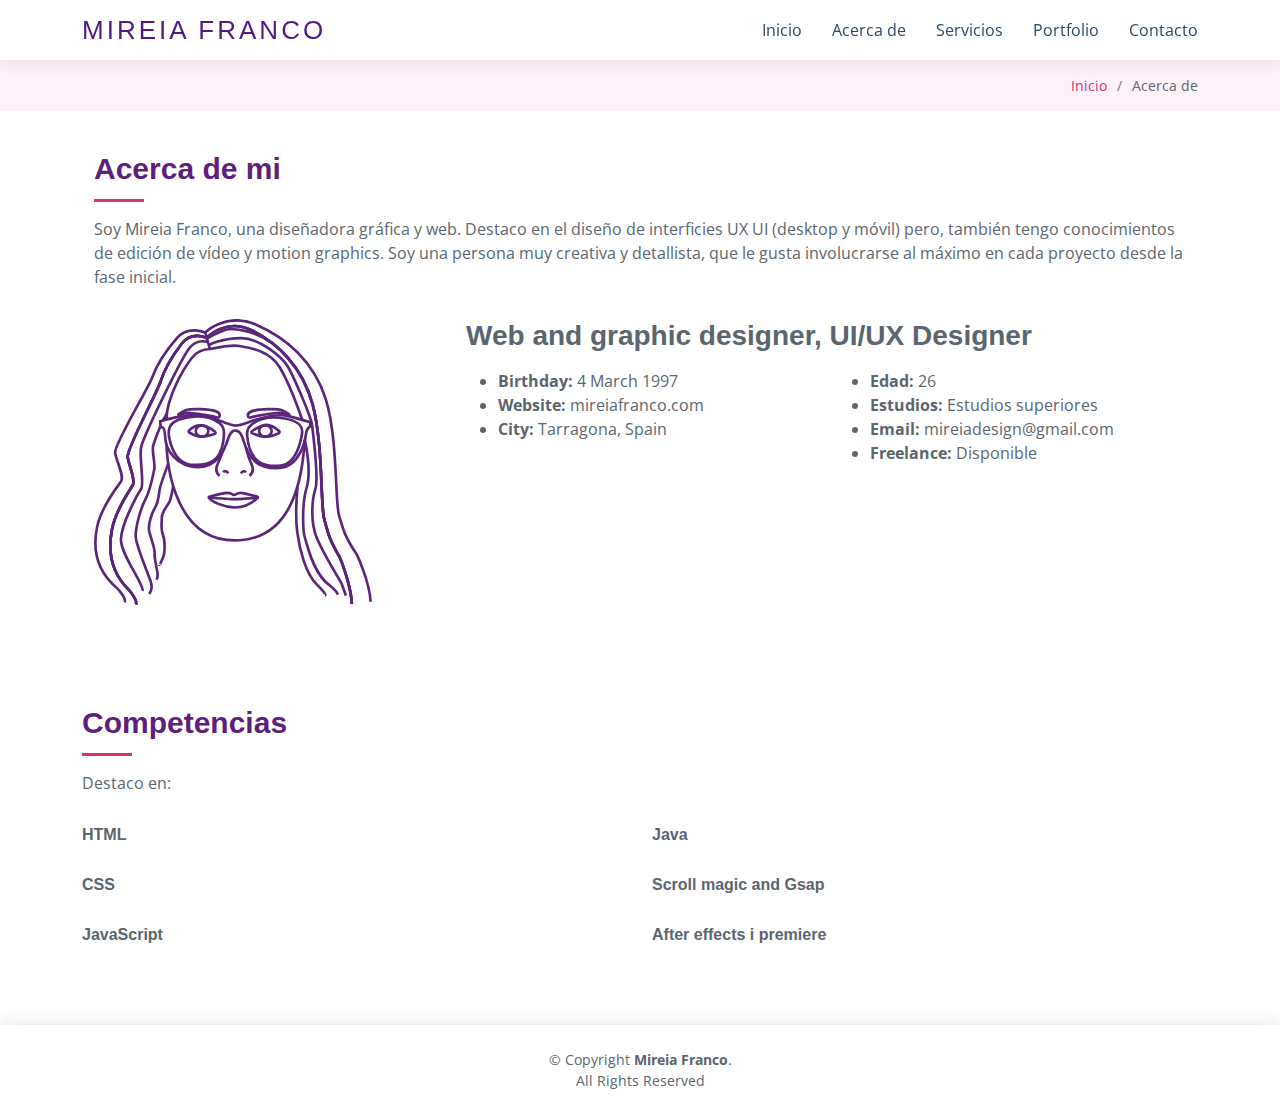
<file: about.html>
<!DOCTYPE html>
<html lang="en">

<head>
  <meta charset="utf-8">
  <meta content="width=device-width, initial-scale=1.0" name="viewport">

  <title>Portfolio Details</title>
  <meta content="" name="description">
  <meta content="" name="keywords">

  <!-- Favicons -->
  <link href="assets/img/favicon.png" rel="icon">
  <link href="assets/img/apple-touch-icon.png" rel="apple-touch-icon">

  <!-- Google Fonts -->
  <link href="https://fonts.googleapis.com/css?family=Open+Sans:300,300i,400,400i,600,600i,700,700i|Poppins:300,300i,400,400i,500,500i,600,600i,700,700i|Playfair+Display:400,400i,500,500i,600,600i,700,700i&subset=cyrillic" rel="stylesheet">

  <!-- Vendor CSS Files -->
  <link href="assets/vendor/bootstrap/css/bootstrap.min.css" rel="stylesheet">
  <link href="assets/vendor/bootstrap-icons/bootstrap-icons.css" rel="stylesheet">
  <link href="assets/vendor/boxicons/css/boxicons.min.css" rel="stylesheet">
  <link href="assets/vendor/glightbox/css/glightbox.min.css" rel="stylesheet">
  <link href="assets/vendor/swiper/swiper-bundle.min.css" rel="stylesheet">

  <!-- Template Main CSS File -->
  <link href="assets/css/style.css" rel="stylesheet">

  <!-- =======================================================
  * Template Name: Lonely - v4.6.0
  * Template URL: https://bootstrapmade.com/free-html-bootstrap-template-lonely/
  * Author: BootstrapMade.com
  * License: https://bootstrapmade.com/license/
  ======================================================== -->
</head>

<body>

  <!-- ======= Header ======= -->
  <header id="header" class="d-flex align-items-center">
    <div class="container d-flex align-items-center justify-content-between">

      <div class="logo">
        <h1><a href="index.html">Mireia Franco</a></h1>
        <!-- Uncomment below if you prefer to use an image logo -->
        <!-- <a href="index.html"><img src="assets/img/logo.png" alt="" class="img-fluid"></a>-->
      </div>

      <nav id="navbar" class="navbar">
        <ul>
          <li><a class="nav-link scrollto " href="index.html#hero">Inicio</a></li>
          <li><a class="nav-link scrollto" href="#about">Acerca de</a></li
          <li><a class="nav-link scrollto" href="index.html#services">Servicios</a></li>
          <li><a class="nav-link scrollto" href="index.html#portfolio">Portfolio</a></li>
          
          <li><a class="nav-link scrollto" href="index.html#contact">Contacto</a></li>
        </ul>
        <i class="bi bi-list mobile-nav-toggle"></i>
      </nav><!-- .navbar -->

    </div>
  </header><!-- End Header -->

  <main id="main">

    <!-- ======= Breadcrumbs Section ======= -->
    <section class="breadcrumbs">
      <div class="container d-flex justify-content-end">

        <div class="d-flex justify-content-between align-items-center">
         <!-- <h2>About</h2> -->
          <ol>
            <li><a href="index.html">Inicio</a></li>
            <li>Acerca de</li>
          </ol>
        </div>

      </div>
    </section><!-- Breadcrumbs Section -->

    <!-- ======= Portfolio Details Section ======= -->
    <section id="portfolio-details" class="portfolio-details">
      <div class="container">
       
      <div class="container" data-aos="fade-up">

        <div class="section-title">
          <h2>Acerca de mi</h2>
          <p>Soy Mireia Franco, una diseñadora gráfica y web. Destaco en el diseño de interficies UX UI (desktop y móvil) pero, también tengo conocimientos de edición de vídeo y motion graphics. Soy una persona muy creativa y detallista,
             que le gusta involucrarse al máximo en cada proyecto desde la fase inicial.</p>
        </div>

        <div class="row">
          <div class="col-lg-4">
            <img src="assets/img/autoretrato.svg" class="img-fluid" style="width:80%" alt="">
          </div>
          <div class="col-lg-8 pt-4 pt-lg-0 content">
            <h3>Web and graphic designer, UI/UX Designer</h3>
            <p class="fst-italic">
             <!--Lorem ipsum dolor sit amet, consectetur adipiscing elit, sed do eiusmod tempor incididunt ut labore et dolore
              magna aliqua.  --> 
            </p>
            <div class="row">
              <div class="col-lg-6">
                <ul>
                  <li><i class="bi bi-rounded-right"></i> <strong>Birthday:</strong> 4 March 1997</li>
                  <li><i class="bi bi-rounded-right"></i> <strong>Website:</strong> mireiafranco.com</li>
                 <!--  <li><i class="bi bi-rounded-right"></i> <strong>Phone:</strong> +123 456 7890</li> -->
                  <li><i class="bi bi-rounded-right"></i> <strong>City:</strong> Tarragona, Spain</li>
                </ul>
              </div>
              <div class="col-lg-6">
                <ul>
                  <li><i class="bi bi-rounded-right"></i> <strong>Edad:</strong> 26</li>
                  <li><i class="bi bi-rounded-right"></i> <strong>Estudios:</strong> Estudios superiores</li>
                  <li><i class="bi bi-rounded-right"></i> <strong>Email:</strong> mireiadesign@gmail.com</li>
                  <li><i class="bi bi-rounded-right"></i> <strong>Freelance:</strong> Disponible</li>
                </ul>
              </div>
            </div>
            <!-- Texto 
            <p>
              Officiis eligendi itaque labore et dolorum mollitia officiis optio vero. Quisquam sunt adipisci omnis et ut. Nulla accusantium dolor incidunt officia tempore. Et eius omnis.
              Cupiditate ut dicta maxime officiis quidem quia. Sed et consectetur qui quia repellendus itaque neque. Aliquid amet quidem ut quaerat cupiditate. Ab et eum qui repellendus omnis culpa magni laudantium dolores.
            </p>
            -->
          </div>
        </div>

      </div>
    </section><!-- End About Section -->

    <!-- ======= Skills Section ======= -->
    <section id="skills" class="skills">
      <div class="container" data-aos="fade-up">

        <div class="section-title">
          <h2>Competencias</h2>
          <p>Destaco en:</p>
        </div>

        <div class="row skills-content">

          <div class="col-lg-6">

            <div class="progress">
              <h6> HTML</h6>
            </div>

            <div class="progress">
              <h6>CSS </h6>
            </div>

            <div class="progress">
              <h6>JavaScript</h6>
            </div>

          </div>

          <div class="col-lg-6">

            <div class="progress">
              <h6>Java</h6>
            </div>

            <div class="progress">
              <h6>Scroll magic and Gsap</h6>
            </div>

            <div class="progress">
              <h6>After effects i premiere</h6>
            </div>

          </div>

        </div>

      </div>
    </section><!-- End Skills Section -->


      </div>

      </div>
    </section><!-- End Portfolio Details Section -->

  </main><!-- End #main -->

  <!-- ======= Footer ======= -->
  <footer id="footer">
    <div class="container">
      <div class="copyright">
        &copy; Copyright <strong><span>Mireia Franco</span></strong>.<br> All Rights Reserved
      </div>

    </div>
  </footer><!-- End  Footer -->

  <a href="#" class="back-to-top d-flex align-items-center justify-content-center"><i class="bi bi-arrow-up-short"></i></a>

  <!-- Vendor JS Files -->
  <script src="assets/vendor/bootstrap/js/bootstrap.bundle.min.js"></script>
  <script src="assets/vendor/glightbox/js/glightbox.min.js"></script>
  <script src="assets/vendor/isotope-layout/isotope.pkgd.min.js"></script>
  <script src="assets/vendor/php-email-form/validate.js"></script>
  <script src="assets/vendor/purecounter/purecounter.js"></script>
  <script src="assets/vendor/swiper/swiper-bundle.min.js"></script>
  <script src="assets/vendor/waypoints/noframework.waypoints.js"></script>

  <!-- Template Main JS File -->
  <script src="assets/js/main.js"></script>

</body>

</html>
</file>
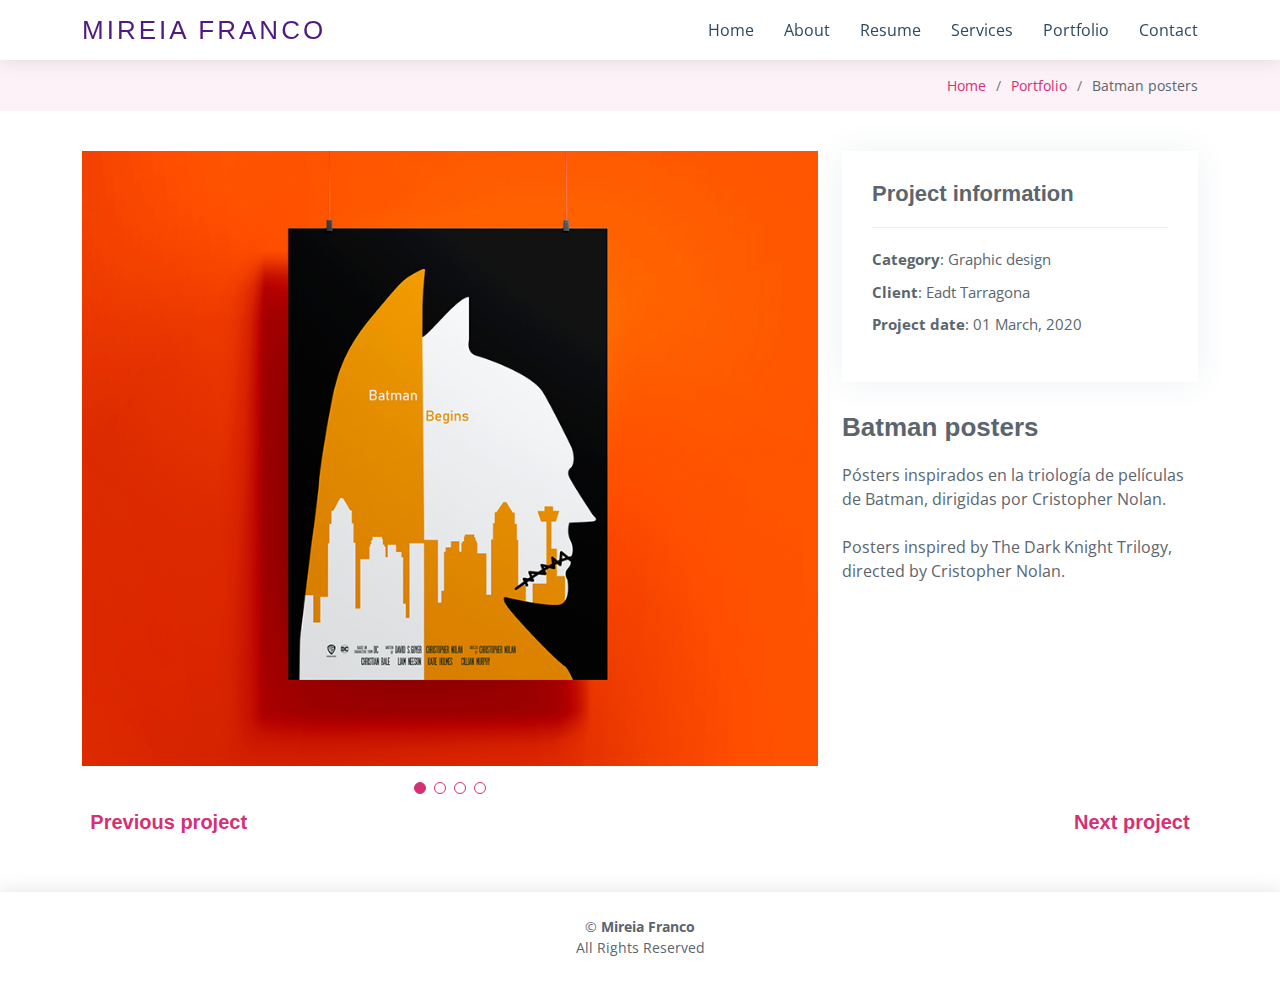
<file: batman.html>
<!DOCTYPE html>
<html lang="en">

<head>
  <meta charset="utf-8">
  <meta content="width=device-width, initial-scale=1.0" name="viewport">

  <title>Mireia Franco</title>
  <meta content="" name="description">
  <meta content="" name="keywords">

  <!-- Favicons -->
  <link href="assets/img/favicon.png" rel="icon">
  <link href="assets/img/apple-touch-icon.png" rel="apple-touch-icon">

  <!-- Google Fonts -->
  <link href="https://fonts.googleapis.com/css?family=Open+Sans:300,300i,400,400i,600,600i,700,700i|Poppins:300,300i,400,400i,500,500i,600,600i,700,700i|Playfair+Display:400,400i,500,500i,600,600i,700,700i&subset=cyrillic" rel="stylesheet">

  <!-- Vendor CSS Files -->
  <link href="assets/vendor/bootstrap/css/bootstrap.min.css" rel="stylesheet">
  <link href="assets/vendor/bootstrap-icons/bootstrap-icons.css" rel="stylesheet">
  <link href="assets/vendor/boxicons/css/boxicons.min.css" rel="stylesheet">
  <link href="assets/vendor/glightbox/css/glightbox.min.css" rel="stylesheet">
  <link href="assets/vendor/swiper/swiper-bundle.min.css" rel="stylesheet">

  <!-- Template Main CSS File -->
  <link href="assets/css/style.css" rel="stylesheet">

  <!-- =======================================================
  * Template Name: Lonely - v4.6.0
  * Template URL: https://bootstrapmade.com/free-html-bootstrap-template-lonely/
  * Author: BootstrapMade.com
  * License: https://bootstrapmade.com/license/
  ======================================================== -->
</head>

<body>

  <!-- ======= Header ======= -->
  <header id="header" class="d-flex align-items-center">
    <div class="container d-flex align-items-center justify-content-between">

      <div class="logo">
        <h1><a href="index.html">Mireia Franco</a></h1>
        <!-- Uncomment below if you prefer to use an image logo -->
        <!-- <a href="index.html"><img src="assets/img/logo.png" alt="" class="img-fluid"></a>-->
      </div>

      <nav id="navbar" class="navbar">
        <ul>
          <li><a class="nav-link scrollto " href="index.html">Home</a></li>
          <li><a class="nav-link scrollto" href="about.html">About</a></li>
          <li><a class="nav-link scrollto" href="#resume">Resume</a></li>
          <li><a class="nav-link scrollto" href="index.html#services">Services</a></li>
          <li><a class="nav-link scrollto" href="index.html#portfolio">Portfolio</a></li>
          <li><a class="nav-link scrollto" href="index.html#contact">Contact</a></li>
        </ul>
        <i class="bi bi-list mobile-nav-toggle"></i>
      </nav><!-- .navbar -->

    </div>
  </header><!-- End Header -->

  <main id="main">

    <!-- ======= Breadcrumbs Section ======= -->
    <section class="breadcrumbs">
      <div class="container">

        <div class="d-flex justify-content-end align-items-center">
          <!-- <h2>Portfolio Details</h2> -->
          <ol>
            <li><a href="index.html">Home</a></li>
            <li><a href="index.html#portfolio">Portfolio</a></li>
            <li>Batman posters</li>
          </ol>
        </div>

      </div>
    </section><!-- Breadcrumbs Section -->

    <!-- ======= Portfolio Details Section ======= -->
    <section id="portfolio-details" class="portfolio-details">
      <div class="container">

        <div class="row gy-4">

          <div class="col-lg-8">
            <div class="portfolio-details-slider swiper">
              <div class="swiper-wrapper align-items-center">

                <div class="swiper-slide">
                  <img src="assets/img/portfolio/4.jpg" alt="">
                </div>

                <div class="swiper-slide">
                  <img src="assets/img/portfolio/5.jpg" alt="">
                </div>

                <div class="swiper-slide">
                  <img src="assets/img/portfolio/6.jpg" alt="">
                </div>

                <div class="swiper-slide">
                  <img src="assets/img/portfolio/7.jpg" alt="">
                </div>

              </div>
              <div class="swiper-pagination"></div>
            </div>
            
          </div>
                   
          <div class="col-lg-4">
            <div class="portfolio-info">
              <h3>Project information</h3>
              <ul>
                <li><strong>Category</strong>: Graphic design</li>
                <li><strong>Client</strong>: Eadt Tarragona</li>
                <li><strong>Project date</strong>: 01 March, 2020</li>
                <!-- <li><strong>Project URL</strong>: <a href="#">www.example.com</a></li> -->
              </ul>
            </div>
            <div class="portfolio-description">
              <h2>Batman posters</h2>
              <p>
                Pósters inspirados en la triología de películas de Batman, dirigidas por Cristopher Nolan.
                <br> <br>
                Posters inspired by The Dark Knight Trilogy, directed by Cristopher Nolan.
              </p>
            </div>
          </div>

        </div>
           <!-- 
        <div class="col-lg-12 d-flex justify-content-between d-inline-block">
          <div class="col-lg-6 d-flex">
          <h4 class="col-lg-6 work-info nextProject d-flex justify-content-start" class="btn btn-lg" data-toggle="modal" data-target="#myModal2" id="trigger-btn"><a href="feliciafuster.html">Previous project</a></h4>
         
         </div>
          
      
          <div class="col-lg-6 d-flex">
            <h4 class="col-lg-6 work-info nextProject d-flex justify-content-end" class="btn btn-lg" data-toggle="modal" data-target="#myModal2" id="trigger-btn">Next project</h4>
            <img width="6%" src="assets/img/flecha.svg">
          </div>
          -->
          <div class="contenedorFlechas">
            <div class="divFletcha">
              <a href="feliciafuster.html"><img class="flechaMobil" width="8%" src="assets/img/flecha2.svg"></a>
              <h5 class="nextProject"><a href="feliciafuster.html">Previous project</a></h5>
            </div>
           
            <div class="divFletcha2">
              <h5 class="nextProject nextProjectRight"><a href="elemental.html">Next project</a></h5>
              <a href="feliciafuster.html"><img class="fletcha2" width="8%" src="assets/img/flecha.svg"></a>
            </div>
          </div>

        </div>
      </div>
    </section><!-- End Portfolio Details Section -->

  </main><!-- End #main -->

  <!-- ======= Footer ======= -->
  <footer id="footer">
    <div class="container">
      <div class="copyright">
        &copy; <strong><span>Mireia Franco</span></strong><br> All Rights Reserved
      </div>

    </div>
  </footer><!-- End  Footer -->

  <a href="#" class="back-to-top d-flex align-items-center justify-content-center"><i class="bi bi-arrow-up-short"></i></a>

  <!-- Vendor JS Files -->
  <script src="assets/vendor/bootstrap/js/bootstrap.bundle.min.js"></script>
  <script src="assets/vendor/glightbox/js/glightbox.min.js"></script>
  <script src="assets/vendor/isotope-layout/isotope.pkgd.min.js"></script>
  <script src="assets/vendor/php-email-form/validate.js"></script>
  <script src="assets/vendor/purecounter/purecounter.js"></script>
  <script src="assets/vendor/swiper/swiper-bundle.min.js"></script>
  <script src="assets/vendor/waypoints/noframework.waypoints.js"></script>

  <!-- Template Main JS File -->
  <script src="assets/js/main.js"></script>
  <script type="text/javascript">
    document.onmousedown=click;

   function click() {
   if ((event.button==2)) {
   alert("Not available");
   }
   }
    </script>
</body>

</html>
</file>
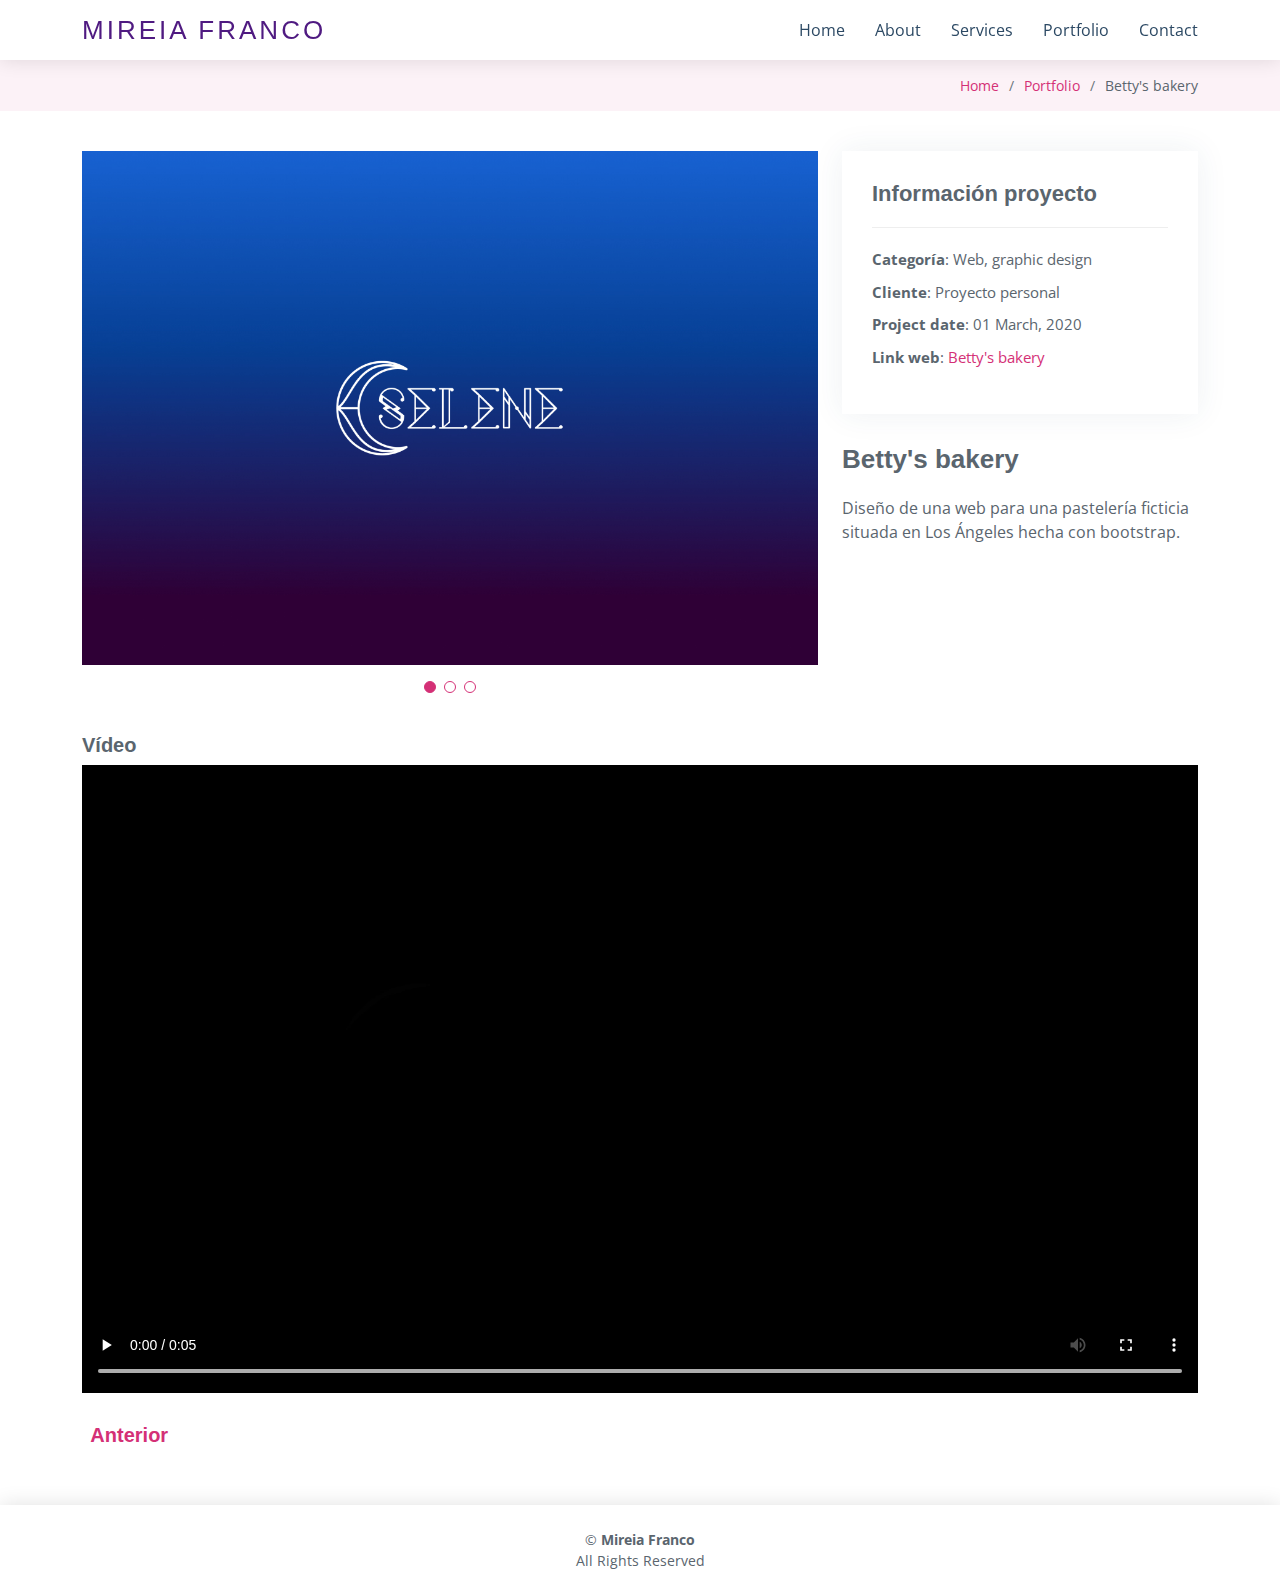
<file: bettysbakery.html>
<!DOCTYPE html>
<html lang="en">

<head>
  <meta charset="utf-8">
  <meta content="width=device-width, initial-scale=1.0" name="viewport">

  <title>Mireia Franco</title>
  <meta content="" name="description">
  <meta content="" name="keywords">

  <!-- Favicons -->
  <link href="assets/img/favicon.png" rel="icon">
  <link href="assets/img/apple-touch-icon.png" rel="apple-touch-icon">

  <!-- Google Fonts -->
  <link href="https://fonts.googleapis.com/css?family=Open+Sans:300,300i,400,400i,600,600i,700,700i|Poppins:300,300i,400,400i,500,500i,600,600i,700,700i|Playfair+Display:400,400i,500,500i,600,600i,700,700i&subset=cyrillic" rel="stylesheet">

  <!-- Vendor CSS Files -->
  <link href="assets/vendor/bootstrap/css/bootstrap.min.css" rel="stylesheet">
  <link href="assets/vendor/bootstrap-icons/bootstrap-icons.css" rel="stylesheet">
  <link href="assets/vendor/boxicons/css/boxicons.min.css" rel="stylesheet">
  <link href="assets/vendor/glightbox/css/glightbox.min.css" rel="stylesheet">
  <link href="assets/vendor/swiper/swiper-bundle.min.css" rel="stylesheet">

  <!-- Template Main CSS File -->
  <link href="assets/css/style.css" rel="stylesheet">

  <!-- =======================================================
  * Template Name: Lonely - v4.6.0
  * Template URL: https://bootstrapmade.com/free-html-bootstrap-template-lonely/
  * Author: BootstrapMade.com
  * License: https://bootstrapmade.com/license/
  ======================================================== -->
</head>

<body>

  <!-- ======= Header ======= -->
  <header id="header" class="d-flex align-items-center">
    <div class="container d-flex align-items-center justify-content-between">

      <div class="logo">
        <h1><a href="index.html">Mireia Franco</a></h1>
        <!-- Uncomment below if you prefer to use an image logo -->
        <!-- <a href="index.html"><img src="assets/img/logo.png" alt="" class="img-fluid"></a>-->
      </div>

      <nav id="navbar" class="navbar">
        <ul>
          <li><a class="nav-link scrollto " href="index.html">Home</a></li>
          <li><a class="nav-link scrollto" href="about.html">About</a></li>
          <li><a class="nav-link scrollto" href="index.html#services">Services</a></li>
          <li><a class="nav-link scrollto" href="index.html#portfolio">Portfolio</a></li>
          <li><a class="nav-link scrollto" href="index.html#contact">Contact</a></li>
        </ul>
        <i class="bi bi-list mobile-nav-toggle"></i>
      </nav><!-- .navbar -->

    </div>
  </header><!-- End Header -->

  <main id="main">

    <!-- ======= Breadcrumbs Section ======= -->
    <section class="breadcrumbs">
      <div class="container">

        <div class="d-flex justify-content-end align-items-center">
          <!-- <h2>Portfolio Details</h2> -->
          <ol>
            <li><a href="index.html">Home</a></li>
            <li><a href="index.html#portfolio">Portfolio</a></li>
            <li>Betty's bakery</li>
          </ol>
        </div>

      </div>
    </section><!-- Breadcrumbs Section -->

    <!-- ======= Portfolio Details Section ======= -->
    <section id="portfolio-details" class="portfolio-details">
      <div class="container">

        <div class="row gy-4">

          <div class="col-lg-8">
            <div class="portfolio-details-slider swiper">
              <div class="swiper-wrapper align-items-center">

                <div class="swiper-slide">
                  <img src="assets/img/portfolio/31.jpg" alt="">
                </div>

                <div class="swiper-slide">
                  <img src="assets/img/portfolio/32.jpg" alt="">
                </div>

                <div class="swiper-slide">
                  <img src="assets/img/portfolio/33.jpg" alt="">
                </div>

              </div>
              <div class="swiper-pagination"></div>
            </div>
            
          </div>
                   
          <div class="col-lg-4">
            <div class="portfolio-info">
              <h3>Información proyecto</h3>
              <ul>
                <li><strong>Categoría</strong>: Web, graphic design</li>
                <li><strong>Cliente</strong>: Proyecto personal</li>
                <li><strong>Project date</strong>: 01 March, 2020</li>
                <li><strong>Link web</strong>: <a href="https://bettysbakery.netlify.app/">Betty's bakery</a></li>
                <!-- <li><strong>Project URL</strong>: <a href="#">www.example.com</a></li> -->
              </ul>
            </div>
            <div class="portfolio-description">
              <h2>Betty's bakery</h2>
              <p>
                Diseño de una web para una pastelería ficticia situada en Los Ángeles hecha con bootstrap.
               <br></br>
               <!-- El logo...-->

                
              </p>
            </div>
          </div>

          <!-- Vídeo -->
          <div class="swiper-slide mb-4">
            <h5>Vídeo</h5>
            <video width="100%" src="assets/video/logoSelene.mp4" controls></video>
          </div>


        </div>
           <!-- 
        <div class="col-lg-12 d-flex justify-content-between d-inline-block">
          <div class="col-lg-6 d-flex">
          <h4 class="col-lg-6 work-info nextProject d-flex justify-content-start" class="btn btn-lg" data-toggle="modal" data-target="#myModal2" id="trigger-btn"><a href="feliciafuster.html">Previous project</a></h4>
         
         </div>
          
      
          <div class="col-lg-6 d-flex">
            <h4 class="col-lg-6 work-info nextProject d-flex justify-content-end" class="btn btn-lg" data-toggle="modal" data-target="#myModal2" id="trigger-btn">Next project</h4>
            <img width="6%" src="assets/img/flecha.svg">
          </div>
          -->
          <div class="contenedorFlechas">
            <div class="divFletcha">
              <a href="generalitat.html"><img class="flechaMobil" width="8%" src="assets/img/flecha2.svg"></a>
              <h5 class="nextProject"><a href="selenelogo.html">Anterior</a></h5>
            </div>
           <!--
            <div class="divFletcha2">
              <h5 class="nextProject nextProjectRight"><a href="felicialogo.html">Siguiente</a></h5>
              <a href="felicialogo.html"><img class="fletcha2" width="8%" src="assets/img/flecha.svg"></a>
            </div>
            -->

          </div>

        </div>
      </div>
    </section><!-- End Portfolio Details Section -->

  </main><!-- End #main -->

  <!-- ======= Footer ======= -->
  <footer id="footer">
    <div class="container">
      <div class="copyright">
        &copy; <strong><span>Mireia Franco</span></strong><br> All Rights Reserved
      </div>

    </div>
  </footer><!-- End  Footer -->

  <a href="#" class="back-to-top d-flex align-items-center justify-content-center"><i class="bi bi-arrow-up-short"></i></a>

  <!-- Vendor JS Files -->
  <script src="assets/vendor/bootstrap/js/bootstrap.bundle.min.js"></script>
  <script src="assets/vendor/glightbox/js/glightbox.min.js"></script>
  <script src="assets/vendor/isotope-layout/isotope.pkgd.min.js"></script>
  <script src="assets/vendor/php-email-form/validate.js"></script>
  <script src="assets/vendor/purecounter/purecounter.js"></script>
  <script src="assets/vendor/swiper/swiper-bundle.min.js"></script>
  <script src="assets/vendor/waypoints/noframework.waypoints.js"></script>

  <!-- Template Main JS File -->
  <script src="assets/js/main.js"></script>
  <script type="text/javascript">
    document.onmousedown=click;

   function click() {
   if ((event.button==2)) {
   alert("Not available");
   }
   }
    </script>
</body>

</html>
</file>
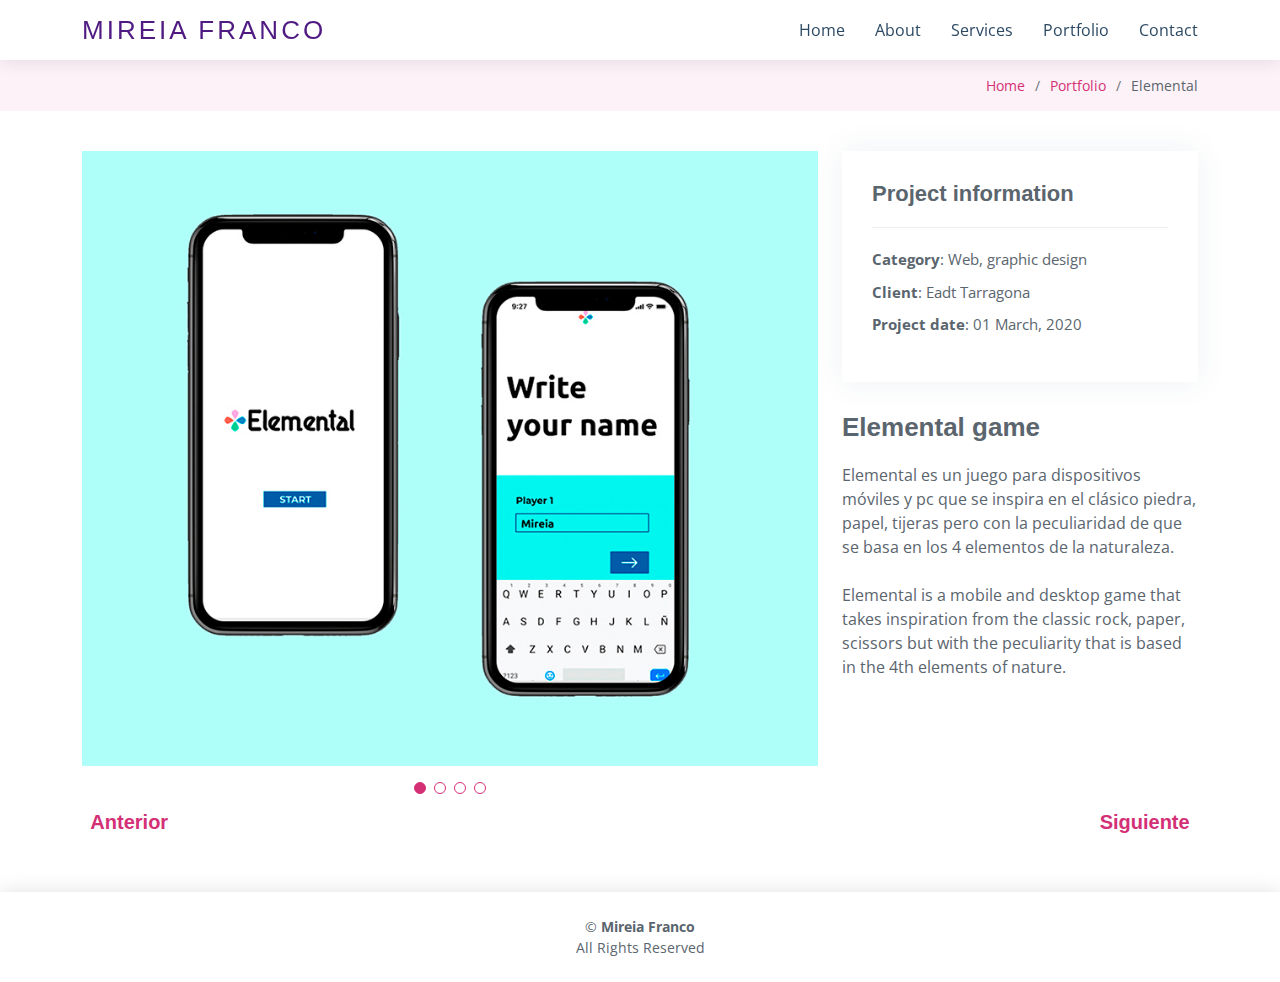
<file: elemental.html>
<!DOCTYPE html>
<html lang="en">

<head>
  <meta charset="utf-8">
  <meta content="width=device-width, initial-scale=1.0" name="viewport">

  <title>Mireia Franco</title>
  <meta content="" name="description">
  <meta content="" name="keywords">

  <!-- Favicons -->
  <link href="assets/img/favicon.png" rel="icon">
  <link href="assets/img/apple-touch-icon.png" rel="apple-touch-icon">

  <!-- Google Fonts -->
  <link href="https://fonts.googleapis.com/css?family=Open+Sans:300,300i,400,400i,600,600i,700,700i|Poppins:300,300i,400,400i,500,500i,600,600i,700,700i|Playfair+Display:400,400i,500,500i,600,600i,700,700i&subset=cyrillic" rel="stylesheet">

  <!-- Vendor CSS Files -->
  <link href="assets/vendor/bootstrap/css/bootstrap.min.css" rel="stylesheet">
  <link href="assets/vendor/bootstrap-icons/bootstrap-icons.css" rel="stylesheet">
  <link href="assets/vendor/boxicons/css/boxicons.min.css" rel="stylesheet">
  <link href="assets/vendor/glightbox/css/glightbox.min.css" rel="stylesheet">
  <link href="assets/vendor/swiper/swiper-bundle.min.css" rel="stylesheet">

  <!-- Template Main CSS File -->
  <link href="assets/css/style.css" rel="stylesheet">

  <!-- =======================================================
  * Template Name: Lonely - v4.6.0
  * Template URL: https://bootstrapmade.com/free-html-bootstrap-template-lonely/
  * Author: BootstrapMade.com
  * License: https://bootstrapmade.com/license/
  ======================================================== -->
</head>

<body>

  <!-- ======= Header ======= -->
  <header id="header" class="d-flex align-items-center">
    <div class="container d-flex align-items-center justify-content-between">

      <div class="logo">
        <h1><a href="index.html">Mireia Franco</a></h1>
        <!-- Uncomment below if you prefer to use an image logo -->
        <!-- <a href="index.html"><img src="assets/img/logo.png" alt="" class="img-fluid"></a>-->
      </div>

      <nav id="navbar" class="navbar">
        <ul>
          <li><a class="nav-link scrollto " href="index.html">Home</a></li>
          <li><a class="nav-link scrollto" href="about.html">About</a></li>
          <li><a class="nav-link scrollto" href="index.html#services">Services</a></li>
          <li><a class="nav-link scrollto" href="index.html#portfolio">Portfolio</a></li>
          <li><a class="nav-link scrollto" href="index.html#contact">Contact</a></li>
        </ul>
        <i class="bi bi-list mobile-nav-toggle"></i>
      </nav><!-- .navbar -->

    </div>
  </header><!-- End Header -->

  <main id="main">

    <!-- ======= Breadcrumbs Section ======= -->
    <section class="breadcrumbs">
      <div class="container">

        <div class="d-flex justify-content-end align-items-center">
          <!-- <h2>Portfolio Details</h2> -->
          <ol>
            <li><a href="index.html">Home</a></li>
            <li><a href="index.html#portfolio">Portfolio</a></li>
            <li>Elemental</li>
          </ol>
        </div>

      </div>
    </section><!-- Breadcrumbs Section -->

    <!-- ======= Portfolio Details Section ======= -->
    <section id="portfolio-details" class="portfolio-details">
      <div class="container">

        <div class="row gy-4">

          <div class="col-lg-8">
            <div class="portfolio-details-slider swiper">
              <div class="swiper-wrapper align-items-center">

                <div class="swiper-slide">
                  <img src="assets/img/portfolio/8.jpg" alt="">
                </div>

                <div class="swiper-slide">
                  <img src="assets/img/portfolio/9.jpg" alt="">
                </div>

                <div class="swiper-slide">
                  <img src="assets/img/portfolio/10.jpg" alt="">
                </div>

                <div class="swiper-slide">
                  <img src="assets/img/portfolio/11.jpg" alt="">
                </div>

              </div>
              <div class="swiper-pagination"></div>
            </div>
            
          </div>
                   
          <div class="col-lg-4">
            <div class="portfolio-info">
              <h3>Project information</h3>
              <ul>
                <li><strong>Category</strong>: Web, graphic design</li>
                <li><strong>Client</strong>: Eadt Tarragona</li>
                <li><strong>Project date</strong>: 01 March, 2020</li>
                <!-- <li><strong>Project URL</strong>: <a href="#">www.example.com</a></li> -->
              </ul>
            </div>
            <div class="portfolio-description">
              <h2>Elemental game</h2>
              <p>
                Elemental es un juego para dispositivos móviles y pc que se inspira en el clásico piedra, papel, tijeras pero con la peculiaridad de que se basa en los 4 elementos de la naturaleza.
                <br> <br>
                Elemental is a mobile and desktop game that takes inspiration from the classic rock, paper, scissors but with the peculiarity that is based in the 4th elements of nature.
              </p>
            </div>
          </div>

        </div>
           <!-- 
        <div class="col-lg-12 d-flex justify-content-between d-inline-block">
          <div class="col-lg-6 d-flex">
          <h4 class="col-lg-6 work-info nextProject d-flex justify-content-start" class="btn btn-lg" data-toggle="modal" data-target="#myModal2" id="trigger-btn"><a href="feliciafuster.html">Previous project</a></h4>
         
         </div>
          
      
          <div class="col-lg-6 d-flex">
            <h4 class="col-lg-6 work-info nextProject d-flex justify-content-end" class="btn btn-lg" data-toggle="modal" data-target="#myModal2" id="trigger-btn">Next project</h4>
            <img width="6%" src="assets/img/flecha.svg">
          </div>
          -->
          <div class="contenedorFlechas">
            <div class="divFletcha">
              <a href="feliciafuster.html"><img class="flechaMobil" width="8%" src="assets/img/flecha2.svg"></a>
              <h5 class="nextProject"><a href="batman.html">Anterior</a></h5>
            </div>
           
            <div class="divFletcha2">
              <h5 class="nextProject nextProjectRight"><a href="ladygaga.html">Siguiente</a></h5>
              <a href="selenegame.html"><img class="fletcha2" width="8%" src="assets/img/flecha.svg"></a>
            </div>
          </div>

        </div>
      </div>
    </section><!-- End Portfolio Details Section -->

  </main><!-- End #main -->

  <!-- ======= Footer ======= -->
  <footer id="footer">
    <div class="container">
      <div class="copyright">
        &copy; <strong><span>Mireia Franco</span></strong><br> All Rights Reserved
      </div>

    </div>
  </footer><!-- End  Footer -->

  <a href="#" class="back-to-top d-flex align-items-center justify-content-center"><i class="bi bi-arrow-up-short"></i></a>

  <!-- Vendor JS Files -->
  <script src="assets/vendor/bootstrap/js/bootstrap.bundle.min.js"></script>
  <script src="assets/vendor/glightbox/js/glightbox.min.js"></script>
  <script src="assets/vendor/isotope-layout/isotope.pkgd.min.js"></script>
  <script src="assets/vendor/php-email-form/validate.js"></script>
  <script src="assets/vendor/purecounter/purecounter.js"></script>
  <script src="assets/vendor/swiper/swiper-bundle.min.js"></script>
  <script src="assets/vendor/waypoints/noframework.waypoints.js"></script>

  <!-- Template Main JS File -->
  <script src="assets/js/main.js"></script>

  <script type="text/javascript">
    document.onmousedown=click;

   function click() {
   if ((event.button==2)) {
   alert("Not available");
   }
   }
    </script>

</body>

</html>
</file>
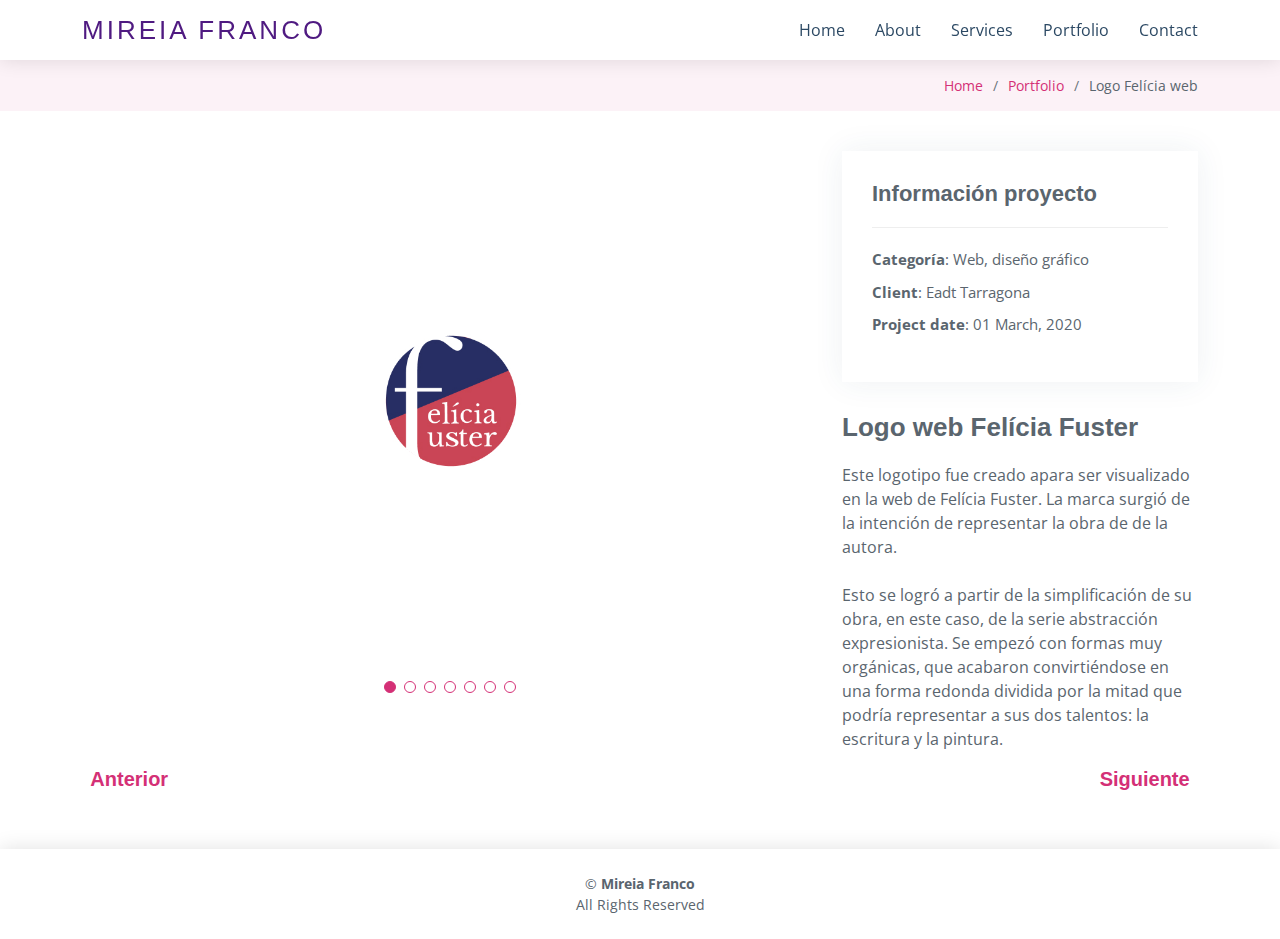
<file: felicialogo.html>
<!DOCTYPE html>
<html lang="en">

<head>
  <meta charset="utf-8">
  <meta content="width=device-width, initial-scale=1.0" name="viewport">

  <title>Mireia Franco</title>
  <meta content="" name="description">
  <meta content="" name="keywords">

  <!-- Favicons -->
  <link href="assets/img/favicon.png" rel="icon">
  <link href="assets/img/apple-touch-icon.png" rel="apple-touch-icon">

  <!-- Google Fonts -->
  <link href="https://fonts.googleapis.com/css?family=Open+Sans:300,300i,400,400i,600,600i,700,700i|Poppins:300,300i,400,400i,500,500i,600,600i,700,700i|Playfair+Display:400,400i,500,500i,600,600i,700,700i&subset=cyrillic" rel="stylesheet">

  <!-- Vendor CSS Files -->
  <link href="assets/vendor/bootstrap/css/bootstrap.min.css" rel="stylesheet">
  <link href="assets/vendor/bootstrap-icons/bootstrap-icons.css" rel="stylesheet">
  <link href="assets/vendor/boxicons/css/boxicons.min.css" rel="stylesheet">
  <link href="assets/vendor/glightbox/css/glightbox.min.css" rel="stylesheet">
  <link href="assets/vendor/swiper/swiper-bundle.min.css" rel="stylesheet">

  <!-- Template Main CSS File -->
  <link href="assets/css/style.css" rel="stylesheet">

  <!-- =======================================================
  * Template Name: Lonely - v4.6.0
  * Template URL: https://bootstrapmade.com/free-html-bootstrap-template-lonely/
  * Author: BootstrapMade.com
  * License: https://bootstrapmade.com/license/
  ======================================================== -->
</head>

<body>

  <!-- ======= Header ======= -->
  <header id="header" class="d-flex align-items-center">
    <div class="container d-flex align-items-center justify-content-between">

      <div class="logo">
        <h1><a href="index.html">Mireia Franco</a></h1>
        <!-- Uncomment below if you prefer to use an image logo -->
        <!-- <a href="index.html"><img src="assets/img/logo.png" alt="" class="img-fluid"></a>-->
      </div>

      <nav id="navbar" class="navbar">
        <ul>
          <li><a class="nav-link scrollto " href="index.html">Home</a></li>
          <li><a class="nav-link scrollto" href="about.html">About</a></li>
          <li><a class="nav-link scrollto" href="index.html#services">Services</a></li>
          <li><a class="nav-link scrollto" href="index.html#portfolio">Portfolio</a></li>
          <li><a class="nav-link scrollto" href="index.html#contact">Contact</a></li>
        </ul>
        <i class="bi bi-list mobile-nav-toggle"></i>
      </nav><!-- .navbar -->

    </div>
  </header><!-- End Header -->

  <main id="main">

    <!-- ======= Breadcrumbs Section ======= -->
    <section class="breadcrumbs">
      <div class="container">

        <div class="d-flex justify-content-end align-items-center">
          <!-- <h2>Portfolio Details</h2> -->
          <ol>
            <li><a href="index.html">Home</a></li>
            <li><a href="index.html#portfolio">Portfolio</a></li>
            <li>Logo Felícia web</li>
          </ol>
        </div>

      </div>
    </section><!-- Breadcrumbs Section -->

    <!-- ======= Portfolio Details Section ======= -->
    <section id="portfolio-details" class="portfolio-details">
      <div class="container">

        <div class="row gy-4">

          <div class="col-lg-8">
            <div class="portfolio-details-slider swiper">
              <div class="swiper-wrapper align-items-center">

                <div class="swiper-slide">
                  <img src="assets/img/portfolio/24.jpg" alt="">
                </div>

                <div class="swiper-slide">
                  <img src="assets/img/portfolio/25.jpg" alt="">
                </div>

                <div class="swiper-slide">
                  <img src="assets/img/portfolio/26.jpg" alt="">
                </div>

                <div class="swiper-slide">
                  <img src="assets/img/portfolio/27.jpg" alt="">
                </div>

                <div class="swiper-slide">
                  <img src="assets/img/portfolio/28.jpg" alt="">
                </div>

                <div class="swiper-slide">
                  <img src="assets/img/portfolio/29.jpg" alt="">
                </div>

                <div class="swiper-slide">
                  <img src="assets/img/portfolio/30.jpg" alt="">
                </div>

              </div>
              <div class="swiper-pagination"></div>
            </div>
            
          </div>
                   
          <div class="col-lg-4">
            <div class="portfolio-info">
              <h3>Información proyecto</h3>
              <ul>
                <li><strong>Categoría</strong>: Web, diseño gráfico</li>
                <li><strong>Client</strong>: Eadt Tarragona</li>
                <li><strong>Project date</strong>: 01 March, 2020</li>
                <!-- <li><strong>Project URL</strong>: <a href="#">www.example.com</a></li> -->
              </ul>
            </div>
            <div class="portfolio-description">
              <h2>Logo web Felícia Fuster </h2>
              <p>Este logotipo fue creado apara ser visualizado en la web de Felícia Fuster. La marca surgió de la intención de representar la obra de
                de la autora. <br></br>
                
                Esto se logró a partir de la simplificación de su obra, en este caso, de la serie abstracción expresionista.
                
                Se empezó con formas muy orgánicas, que acabaron convirtiéndose en una forma redonda dividida por la mitad que podría representar a sus dos talentos: la escritura y la pintura.
               
                
              </p>
            </div>
          </div>

        </div>

        <div class="contenedorFlechas">
          <div class="divFletcha">
            <a href="selenegame.html"><img class="flechaMobil" width="8%" src="assets/img/flecha2.svg"></a>
            <h5 class="nextProject"><a href="selenegame.html">Anterior</a></h5>
          </div>
         
          <div class="divFletcha2">
            <h5 class="nextProject nextProjectRight"><a href="selenelogo.html">Siguiente</a></h5>
            <a href="selenegame.html"><img class="fletcha2" width="8%" src="assets/img/flecha.svg"></a>
          </div>
        </div>

        </div>

      </div>
    </section><!-- End Portfolio Details Section -->

  </main><!-- End #main -->

  <!-- ======= Footer ======= -->
  <footer id="footer">
    <div class="container">
      <div class="copyright">
        &copy; <strong><span>Mireia Franco</span></strong><br> All Rights Reserved
      </div>

    </div>
  </footer><!-- End  Footer -->

  <a href="#" class="back-to-top d-flex align-items-center justify-content-center"><i class="bi bi-arrow-up-short"></i></a>

  <!-- Vendor JS Files -->
  <script src="assets/vendor/bootstrap/js/bootstrap.bundle.min.js"></script>
  <script src="assets/vendor/glightbox/js/glightbox.min.js"></script>
  <script src="assets/vendor/isotope-layout/isotope.pkgd.min.js"></script>
  <script src="assets/vendor/php-email-form/validate.js"></script>
  <script src="assets/vendor/purecounter/purecounter.js"></script>
  <script src="assets/vendor/swiper/swiper-bundle.min.js"></script>
  <script src="assets/vendor/waypoints/noframework.waypoints.js"></script>

  <!-- Template Main JS File -->
  <script src="assets/js/main.js"></script>
  <script type="text/javascript">
    document.onmousedown=click;

   function click() {
   if ((event.button==2)) {
   alert("Not available");
   }
   }
    </script>
</body>

</html>
</file>
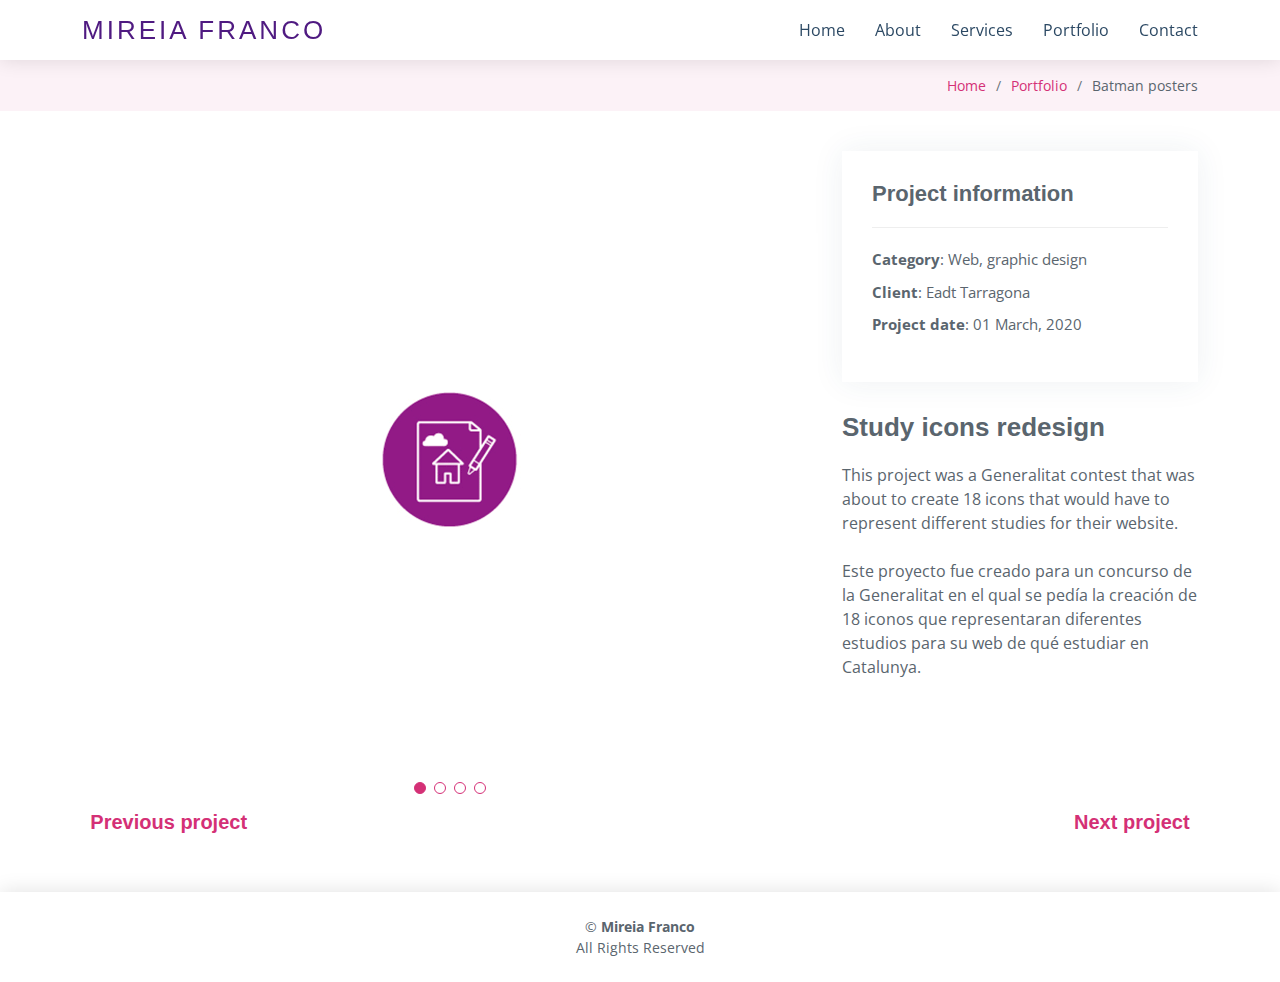
<file: generalitat.html>
<!DOCTYPE html>
<html lang="en">

<head>
  <meta charset="utf-8">
  <meta content="width=device-width, initial-scale=1.0" name="viewport">

  <title>Mireia Franco</title>
  <meta content="" name="description">
  <meta content="" name="keywords">

  <!-- Favicons -->
  <link href="assets/img/favicon.png" rel="icon">
  <link href="assets/img/apple-touch-icon.png" rel="apple-touch-icon">

  <!-- Google Fonts -->
  <link href="https://fonts.googleapis.com/css?family=Open+Sans:300,300i,400,400i,600,600i,700,700i|Poppins:300,300i,400,400i,500,500i,600,600i,700,700i|Playfair+Display:400,400i,500,500i,600,600i,700,700i&subset=cyrillic" rel="stylesheet">

  <!-- Vendor CSS Files -->
  <link href="assets/vendor/bootstrap/css/bootstrap.min.css" rel="stylesheet">
  <link href="assets/vendor/bootstrap-icons/bootstrap-icons.css" rel="stylesheet">
  <link href="assets/vendor/boxicons/css/boxicons.min.css" rel="stylesheet">
  <link href="assets/vendor/glightbox/css/glightbox.min.css" rel="stylesheet">
  <link href="assets/vendor/swiper/swiper-bundle.min.css" rel="stylesheet">

  <!-- Template Main CSS File -->
  <link href="assets/css/style.css" rel="stylesheet">

  <!-- =======================================================
  * Template Name: Lonely - v4.6.0
  * Template URL: https://bootstrapmade.com/free-html-bootstrap-template-lonely/
  * Author: BootstrapMade.com
  * License: https://bootstrapmade.com/license/
  ======================================================== -->
</head>

<body>

  <!-- ======= Header ======= -->
  <header id="header" class="d-flex align-items-center">
    <div class="container d-flex align-items-center justify-content-between">

      <div class="logo">
        <h1><a href="index.html">Mireia Franco</a></h1>
        <!-- Uncomment below if you prefer to use an image logo -->
        <!-- <a href="index.html"><img src="assets/img/logo.png" alt="" class="img-fluid"></a>-->
      </div>

      <nav id="navbar" class="navbar">
        <ul>
          <li><a class="nav-link scrollto " href="index.html">Home</a></li>
          <li><a class="nav-link scrollto" href="about.html">About</a></li>
          <li><a class="nav-link scrollto" href="index.html#services">Services</a></li>
          <li><a class="nav-link scrollto" href="index.html#portfolio">Portfolio</a></li>
          <li><a class="nav-link scrollto" href="index.html#contact">Contact</a></li>
        </ul>
        <i class="bi bi-list mobile-nav-toggle"></i>
      </nav><!-- .navbar -->

    </div>
  </header><!-- End Header -->

  <main id="main">

    <!-- ======= Breadcrumbs Section ======= -->
    <section class="breadcrumbs">
      <div class="container">

        <div class="d-flex justify-content-end align-items-center">
          <!-- <h2>Portfolio Details</h2> -->
          <ol>
            <li><a href="index.html">Home</a></li>
            <li><a href="index.html#portfolio">Portfolio</a></li>
            <li>Batman posters</li>
          </ol>
        </div>

      </div>
    </section><!-- Breadcrumbs Section -->

    <!-- ======= Portfolio Details Section ======= -->
    <section id="portfolio-details" class="portfolio-details">
      <div class="container">

        <div class="row gy-4">

          <div class="col-lg-8">
            <div class="portfolio-details-slider swiper">
              <div class="swiper-wrapper align-items-center">

                <div class="swiper-slide">
                  <img src="assets/img/portfolio/20.gif" alt="">
                </div>

                <div class="swiper-slide">
                  <img src="assets/img/portfolio/17.jpg" alt="">
                </div>

                <div class="swiper-slide">
                  <img src="assets/img/portfolio/18.jpg" alt="">
                </div>

                <div class="swiper-slide">
                  <img src="assets/img/portfolio/19.jpg" alt="">
                </div>

              </div>
              <div class="swiper-pagination"></div>
            </div>
            
          </div>
                   
          <div class="col-lg-4">
            <div class="portfolio-info">
              <h3>Project information</h3>
              <ul>
                <li><strong>Category</strong>: Web, graphic design</li>
                <li><strong>Client</strong>: Eadt Tarragona</li>
                <li><strong>Project date</strong>: 01 March, 2020</li>
                <!-- <li><strong>Project URL</strong>: <a href="#">www.example.com</a></li> -->
              </ul>
            </div>
            <div class="portfolio-description">
              <h2>Study icons redesign</h2>
              <p>
                This project was a Generalitat contest that was about to create 18 icons that would have to represent different studies for their website.
                <br><br>
                Este proyecto fue creado para un concurso de la Generalitat en el qual se pedía la creación de 18 iconos que representaran diferentes estudios para su web de qué estudiar en Catalunya.
                
              </p>
            </div>
          </div>

        </div>
           <!-- 
        <div class="col-lg-12 d-flex justify-content-between d-inline-block">
          <div class="col-lg-6 d-flex">
          <h4 class="col-lg-6 work-info nextProject d-flex justify-content-start" class="btn btn-lg" data-toggle="modal" data-target="#myModal2" id="trigger-btn"><a href="feliciafuster.html">Previous project</a></h4>
         
         </div>
          
      
          <div class="col-lg-6 d-flex">
            <h4 class="col-lg-6 work-info nextProject d-flex justify-content-end" class="btn btn-lg" data-toggle="modal" data-target="#myModal2" id="trigger-btn">Next project</h4>
            <img width="6%" src="assets/img/flecha.svg">
          </div>
          -->
          <div class="contenedorFlechas">
            <div class="divFletcha">
              <a href="feliciafuster.html"><img class="flechaMobil" width="8%" src="assets/img/flecha2.svg"></a>
              <h5 class="nextProject"><a href="ladygaga.html">Previous project</a></h5>
            </div>
           
            <div class="divFletcha2">
              <h5 class="nextProject nextProjectRight"><a href="selenegame.html">Next project</a></h5>
              <a href="selenegame.html"><img class="fletcha2" width="8%" src="assets/img/flecha.svg"></a>
            </div>
          </div>

        </div>
      </div>
    </section><!-- End Portfolio Details Section -->

  </main><!-- End #main -->

  <!-- ======= Footer ======= -->
  <footer id="footer">
    <div class="container">
      <div class="copyright">
        &copy; <strong><span>Mireia Franco</span></strong><br> All Rights Reserved
      </div>

    </div>
  </footer><!-- End  Footer -->

  <a href="#" class="back-to-top d-flex align-items-center justify-content-center"><i class="bi bi-arrow-up-short"></i></a>

  <!-- Vendor JS Files -->
  <script src="assets/vendor/bootstrap/js/bootstrap.bundle.min.js"></script>
  <script src="assets/vendor/glightbox/js/glightbox.min.js"></script>
  <script src="assets/vendor/isotope-layout/isotope.pkgd.min.js"></script>
  <script src="assets/vendor/php-email-form/validate.js"></script>
  <script src="assets/vendor/purecounter/purecounter.js"></script>
  <script src="assets/vendor/swiper/swiper-bundle.min.js"></script>
  <script src="assets/vendor/waypoints/noframework.waypoints.js"></script>

  <!-- Template Main JS File -->
  <script src="assets/js/main.js"></script>
  <script type="text/javascript">
    document.onmousedown=click;

   function click() {
   if ((event.button==2)) {
   alert("Not available");
   }
   }
    </script>
</body>

</html>
</file>
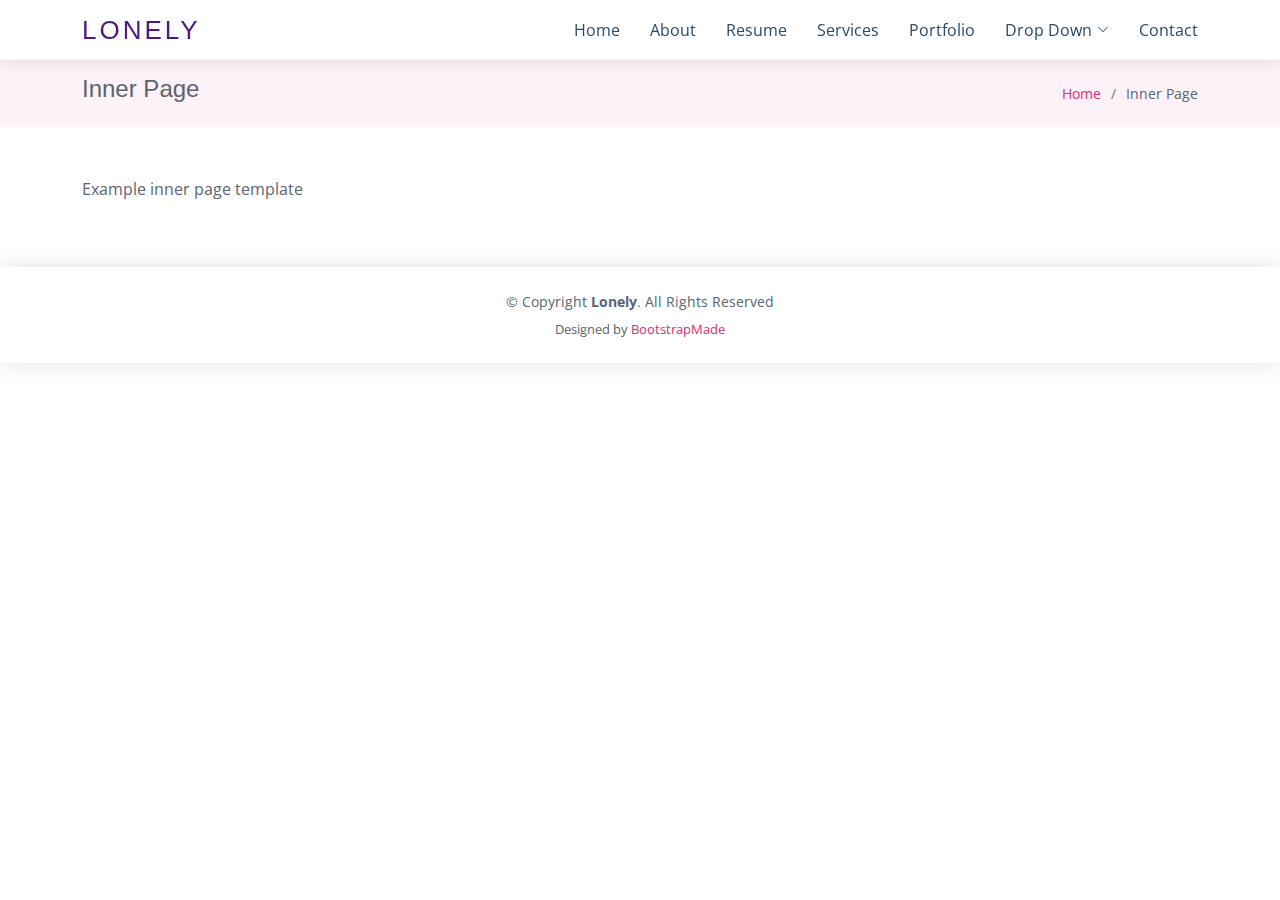
<file: inner-page.html>
<!DOCTYPE html>
<html lang="en">

<head>
  <meta charset="utf-8">
  <meta content="width=device-width, initial-scale=1.0" name="viewport">

  <title>Inner Page - Lonely Bootstrap Template</title>
  <meta content="" name="description">
  <meta content="" name="keywords">

  <!-- Favicons -->
  <link href="assets/img/favicon.png" rel="icon">
  <link href="assets/img/apple-touch-icon.png" rel="apple-touch-icon">

  <!-- Google Fonts -->
  <link href="https://fonts.googleapis.com/css?family=Open+Sans:300,300i,400,400i,600,600i,700,700i|Poppins:300,300i,400,400i,500,500i,600,600i,700,700i|Playfair+Display:400,400i,500,500i,600,600i,700,700i&subset=cyrillic" rel="stylesheet">

  <!-- Vendor CSS Files -->
  <link href="assets/vendor/bootstrap/css/bootstrap.min.css" rel="stylesheet">
  <link href="assets/vendor/bootstrap-icons/bootstrap-icons.css" rel="stylesheet">
  <link href="assets/vendor/boxicons/css/boxicons.min.css" rel="stylesheet">
  <link href="assets/vendor/glightbox/css/glightbox.min.css" rel="stylesheet">
  <link href="assets/vendor/swiper/swiper-bundle.min.css" rel="stylesheet">

  <!-- Template Main CSS File -->
  <link href="assets/css/style.css" rel="stylesheet">

  <!-- =======================================================
  * Template Name: Lonely - v4.6.0
  * Template URL: https://bootstrapmade.com/free-html-bootstrap-template-lonely/
  * Author: BootstrapMade.com
  * License: https://bootstrapmade.com/license/
  ======================================================== -->
</head>

<body>

  <!-- ======= Header ======= -->
  <header id="header" class="d-flex align-items-center">
    <div class="container d-flex align-items-center justify-content-between">

      <div class="logo">
        <h1><a href="index.html">Lonely</a></h1>
        <!-- Uncomment below if you prefer to use an image logo -->
        <!-- <a href="index.html"><img src="assets/img/logo.png" alt="" class="img-fluid"></a>-->
      </div>

      <nav id="navbar" class="navbar">
        <ul>
          <li><a class="nav-link scrollto " href="#hero">Home</a></li>
          <li><a class="nav-link scrollto" href="#about">About</a></li>
          <li><a class="nav-link scrollto" href="#resume">Resume</a></li>
          <li><a class="nav-link scrollto" href="#services">Services</a></li>
          <li><a class="nav-link scrollto" href="#portfolio">Portfolio</a></li>
          <li class="dropdown"><a href="#"><span>Drop Down</span> <i class="bi bi-chevron-down"></i></a>
            <ul>
              <li><a href="#">Drop Down 1</a></li>
              <li class="dropdown"><a href="#"><span>Deep Drop Down</span> <i class="bi bi-chevron-right"></i></a>
                <ul>
                  <li><a href="#">Deep Drop Down 1</a></li>
                  <li><a href="#">Deep Drop Down 2</a></li>
                  <li><a href="#">Deep Drop Down 3</a></li>
                  <li><a href="#">Deep Drop Down 4</a></li>
                  <li><a href="#">Deep Drop Down 5</a></li>
                </ul>
              </li>
              <li><a href="#">Drop Down 2</a></li>
              <li><a href="#">Drop Down 3</a></li>
              <li><a href="#">Drop Down 4</a></li>
            </ul>
          </li>
          <li><a class="nav-link scrollto" href="#contact">Contact</a></li>
        </ul>
        <i class="bi bi-list mobile-nav-toggle"></i>
      </nav><!-- .navbar -->

    </div>
  </header><!-- End Header -->

  <main id="main">

    <!-- ======= Breadcrumbs Section ======= -->
    <section class="breadcrumbs">
      <div class="container">

        <div class="d-flex justify-content-between align-items-center">
          <h2>Inner Page</h2>
          <ol>
            <li><a href="index.html">Home</a></li>
            <li>Inner Page</li>
          </ol>
        </div>

      </div>
    </section><!-- End Breadcrumbs Section -->

    <section class="inner-page">
      <div class="container">
        <p>
          Example inner page template
        </p>
      </div>
    </section>

  </main><!-- End #main -->

  <!-- ======= Footer ======= -->
  <footer id="footer">
    <div class="container">
      <div class="copyright">
        &copy; Copyright <strong><span>Lonely</span></strong>. All Rights Reserved
      </div>
      <div class="credits">
        <!-- All the links in the footer should remain intact. -->
        <!-- You can delete the links only if you purchased the pro version. -->
        <!-- Licensing information: https://bootstrapmade.com/license/ -->
        <!-- Purchase the pro version with working PHP/AJAX contact form: https://bootstrapmade.com/free-html-bootstrap-template-lonely/ -->
        Designed by <a href="https://bootstrapmade.com/">BootstrapMade</a>
      </div>
    </div>
  </footer><!-- End  Footer -->

  <a href="#" class="back-to-top d-flex align-items-center justify-content-center"><i class="bi bi-arrow-up-short"></i></a>

  <!-- Vendor JS Files -->
  <script src="assets/vendor/bootstrap/js/bootstrap.bundle.min.js"></script>
  <script src="assets/vendor/glightbox/js/glightbox.min.js"></script>
  <script src="assets/vendor/isotope-layout/isotope.pkgd.min.js"></script>
  <script src="assets/vendor/php-email-form/validate.js"></script>
  <script src="assets/vendor/purecounter/purecounter.js"></script>
  <script src="assets/vendor/swiper/swiper-bundle.min.js"></script>
  <script src="assets/vendor/waypoints/noframework.waypoints.js"></script>

  <!-- Template Main JS File -->
  <script src="assets/js/main.js"></script>

</body>

</html>
</file>
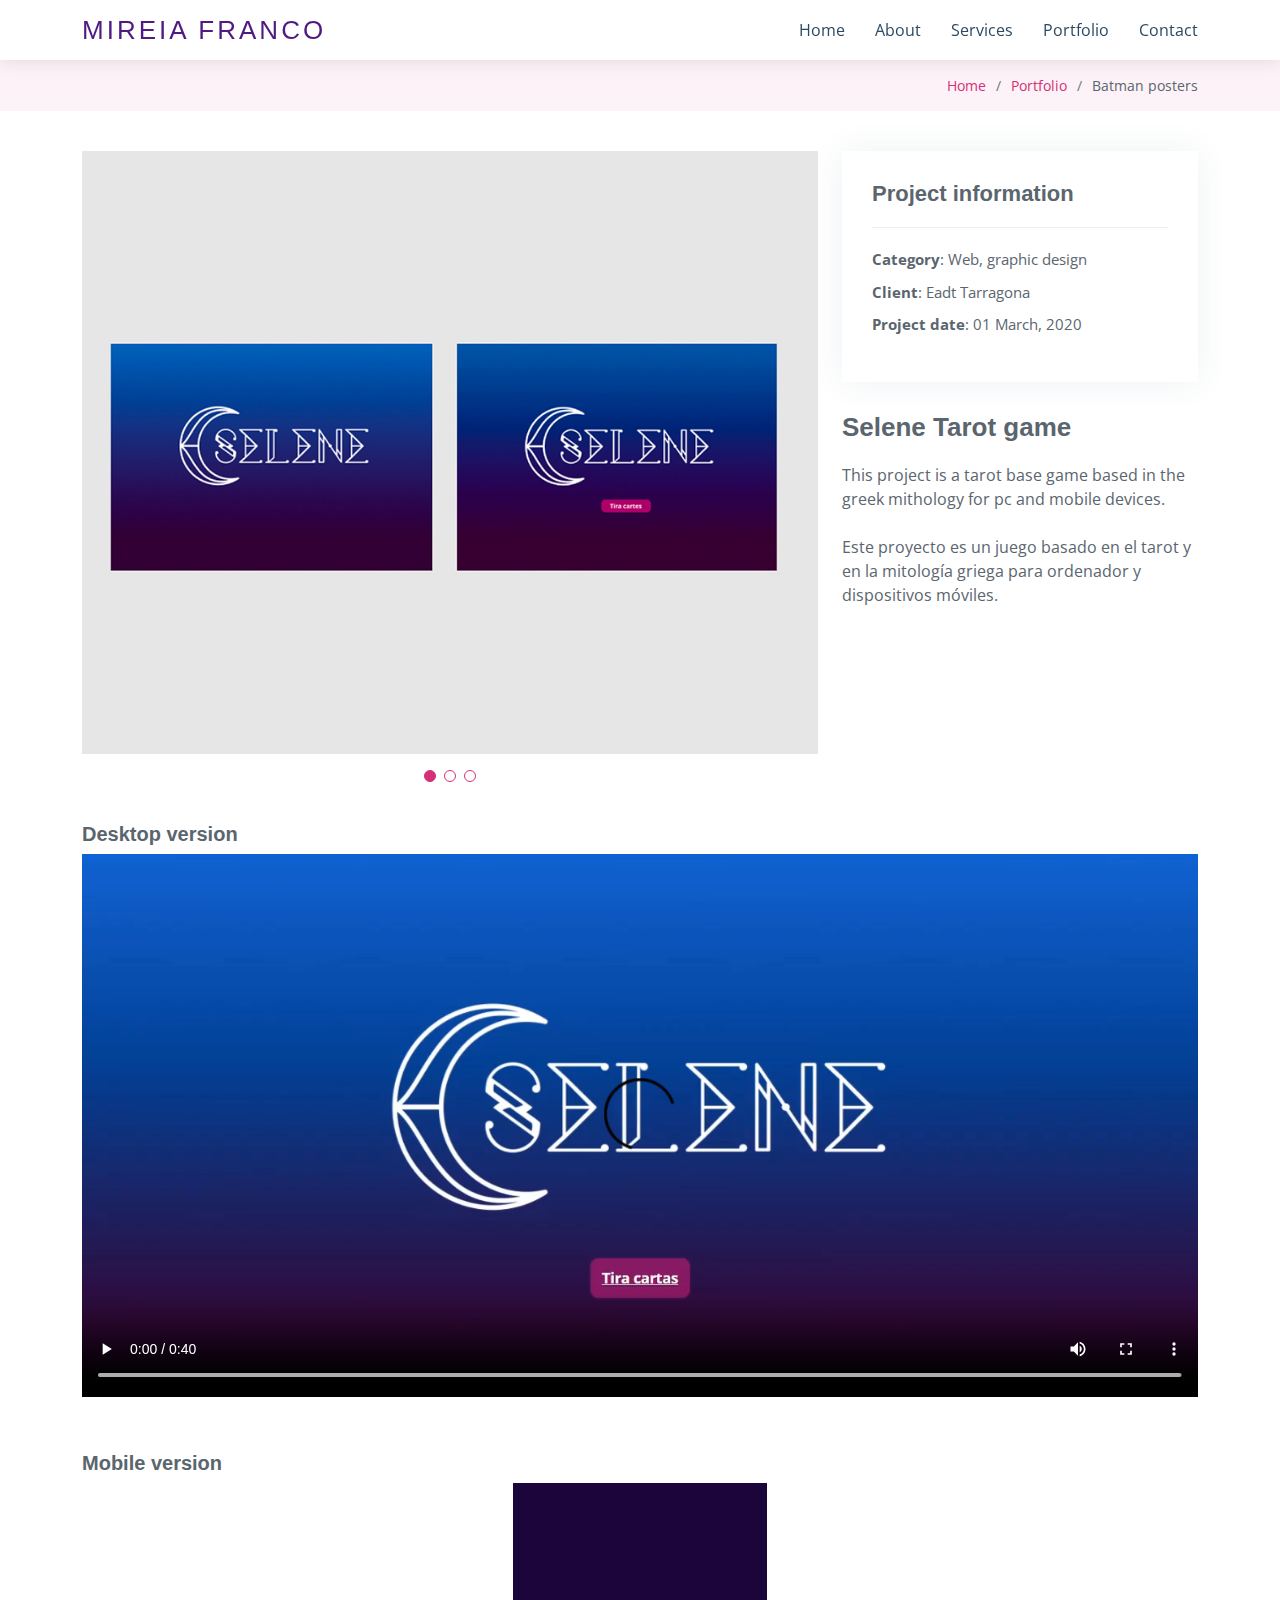
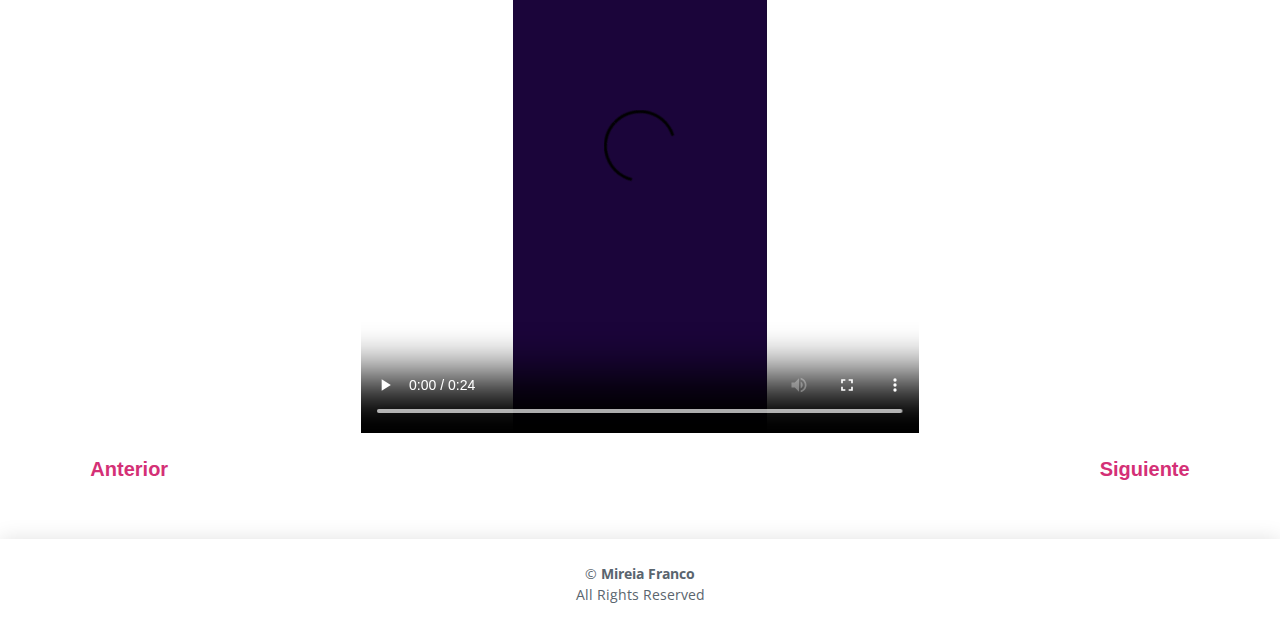
<file: selenegame.html>
<!DOCTYPE html>
<html lang="en">

<head>
  <meta charset="utf-8">
  <meta content="width=device-width, initial-scale=1.0" name="viewport">

  <title>Mireia Franco</title>
  <meta content="" name="description">
  <meta content="" name="keywords">

  <!-- Favicons -->
  <link href="assets/img/favicon.png" rel="icon">
  <link href="assets/img/apple-touch-icon.png" rel="apple-touch-icon">

  <!-- Google Fonts -->
  <link href="https://fonts.googleapis.com/css?family=Open+Sans:300,300i,400,400i,600,600i,700,700i|Poppins:300,300i,400,400i,500,500i,600,600i,700,700i|Playfair+Display:400,400i,500,500i,600,600i,700,700i&subset=cyrillic" rel="stylesheet">

  <!-- Vendor CSS Files -->
  <link href="assets/vendor/bootstrap/css/bootstrap.min.css" rel="stylesheet">
  <link href="assets/vendor/bootstrap-icons/bootstrap-icons.css" rel="stylesheet">
  <link href="assets/vendor/boxicons/css/boxicons.min.css" rel="stylesheet">
  <link href="assets/vendor/glightbox/css/glightbox.min.css" rel="stylesheet">
  <link href="assets/vendor/swiper/swiper-bundle.min.css" rel="stylesheet">

  <!-- Template Main CSS File -->
  <link href="assets/css/style.css" rel="stylesheet">

  <!-- =======================================================
  * Template Name: Lonely - v4.6.0
  * Template URL: https://bootstrapmade.com/free-html-bootstrap-template-lonely/
  * Author: BootstrapMade.com
  * License: https://bootstrapmade.com/license/
  ======================================================== -->
</head>

<body>

  <!-- ======= Header ======= -->
  <header id="header" class="d-flex align-items-center">
    <div class="container d-flex align-items-center justify-content-between">

      <div class="logo">
        <h1><a href="index.html">Mireia Franco</a></h1>
        <!-- Uncomment below if you prefer to use an image logo -->
        <!-- <a href="index.html"><img src="assets/img/logo.png" alt="" class="img-fluid"></a>-->
      </div>

      <nav id="navbar" class="navbar">
        <ul>
          <li><a class="nav-link scrollto " href="index.html">Home</a></li>
          <li><a class="nav-link scrollto" href="about.html">About</a></li>
          <li><a class="nav-link scrollto" href="index.html#services">Services</a></li>
          <li><a class="nav-link scrollto" href="index.html#portfolio">Portfolio</a></li>
          <li><a class="nav-link scrollto" href="index.html#contact">Contact</a></li>
        </ul>
        <i class="bi bi-list mobile-nav-toggle"></i>
      </nav><!-- .navbar -->

    </div>
  </header><!-- End Header -->

  <main id="main">

    <!-- ======= Breadcrumbs Section ======= -->
    <section class="breadcrumbs">
      <div class="container">

        <div class="d-flex justify-content-end align-items-center">
          <!-- <h2>Portfolio Details</h2> -->
          <ol>
            <li><a href="index.html">Home</a></li>
            <li><a href="index.html#portfolio">Portfolio</a></li>
            <li>Batman posters</li>
          </ol>
        </div>

      </div>
    </section><!-- Breadcrumbs Section -->

    <!-- ======= Portfolio Details Section ======= -->
    <section id="portfolio-details" class="portfolio-details">
      <div class="container">

        <div class="row gy-4">

          <div class="col-lg-8">
            <div class="portfolio-details-slider swiper">
              <div class="swiper-wrapper align-items-center">

                <div class="swiper-slide">
                  <img src="assets/img/portfolio/21.jpg" alt="">
                </div>

                <div class="swiper-slide">
                  <img src="assets/img/portfolio/22.jpg" alt="">
                </div>

                <div class="swiper-slide">
                  <img src="assets/img/portfolio/23.jpg" alt="">
                </div>

              </div>
              <div class="swiper-pagination"></div>
            </div>
            
          </div>
                   
          <div class="col-lg-4">
            <div class="portfolio-info">
              <h3>Project information</h3>
              <ul>
                <li><strong>Category</strong>: Web, graphic design</li>
                <li><strong>Client</strong>: Eadt Tarragona</li>
                <li><strong>Project date</strong>: 01 March, 2020</li>
                <!-- <li><strong>Project URL</strong>: <a href="#">www.example.com</a></li> -->
              </ul>
            </div>
            <div class="portfolio-description">
              <h2>Selene Tarot game </h2>
              <p>
                This project is a tarot base game based in the greek mithology for pc and mobile devices.
                <br><br>
                Este proyecto es un juego basado en el tarot y en la mitología griega para ordenador y dispositivos móviles.
                
              </p>
            </div>
          </div>

          <!-- Vídeo -->
          <div class="swiper-slide mb-4">
            <h5>Desktop version </h5>
            <video width="100%" src="assets/video/Seleneweb.mp4" controls></video>
          </div>

          <div class="swiper-slide mb-4">
            <h5>Mobile version </h5>
            <div class="d-flex justify-content-center">
              <video height="550px" width="50%" src="assets/video/selenemovil.mp4" controls></video>
            </div>
          </div>

        </div>
           <!-- 
        <div class="col-lg-12 d-flex justify-content-between d-inline-block">
          <div class="col-lg-6 d-flex">
          <h4 class="col-lg-6 work-info nextProject d-flex justify-content-start" class="btn btn-lg" data-toggle="modal" data-target="#myModal2" id="trigger-btn"><a href="feliciafuster.html">Previous project</a></h4>
         
         </div>
          
      
          <div class="col-lg-6 d-flex">
            <h4 class="col-lg-6 work-info nextProject d-flex justify-content-end" class="btn btn-lg" data-toggle="modal" data-target="#myModal2" id="trigger-btn">Next project</h4>
            <img width="6%" src="assets/img/flecha.svg">
          </div>
          -->
          <div class="contenedorFlechas">
            <div class="divFletcha">
              <a href="generalitat.html"><img class="flechaMobil" width="8%" src="assets/img/flecha2.svg"></a>
              <h5 class="nextProject"><a href="generalitat.html">Anterior</a></h5>
            </div>
           
            <div class="divFletcha2">
              <h5 class="nextProject nextProjectRight"><a href="felicialogo.html">Siguiente</a></h5>
              <a href="felicialogo.html"><img class="fletcha2" width="8%" src="assets/img/flecha.svg"></a>
            </div>
          </div>

        </div>
      </div>
    </section><!-- End Portfolio Details Section -->

  </main><!-- End #main -->

  <!-- ======= Footer ======= -->
  <footer id="footer">
    <div class="container">
      <div class="copyright">
        &copy; <strong><span>Mireia Franco</span></strong><br> All Rights Reserved
      </div>

    </div>
  </footer><!-- End  Footer -->

  <a href="#" class="back-to-top d-flex align-items-center justify-content-center"><i class="bi bi-arrow-up-short"></i></a>

  <!-- Vendor JS Files -->
  <script src="assets/vendor/bootstrap/js/bootstrap.bundle.min.js"></script>
  <script src="assets/vendor/glightbox/js/glightbox.min.js"></script>
  <script src="assets/vendor/isotope-layout/isotope.pkgd.min.js"></script>
  <script src="assets/vendor/php-email-form/validate.js"></script>
  <script src="assets/vendor/purecounter/purecounter.js"></script>
  <script src="assets/vendor/swiper/swiper-bundle.min.js"></script>
  <script src="assets/vendor/waypoints/noframework.waypoints.js"></script>

  <!-- Template Main JS File -->
  <script src="assets/js/main.js"></script>
  <script type="text/javascript">
    document.onmousedown=click;

   function click() {
   if ((event.button==2)) {
   alert("Not available");
   }
   }
    </script>
</body>

</html>
</file>
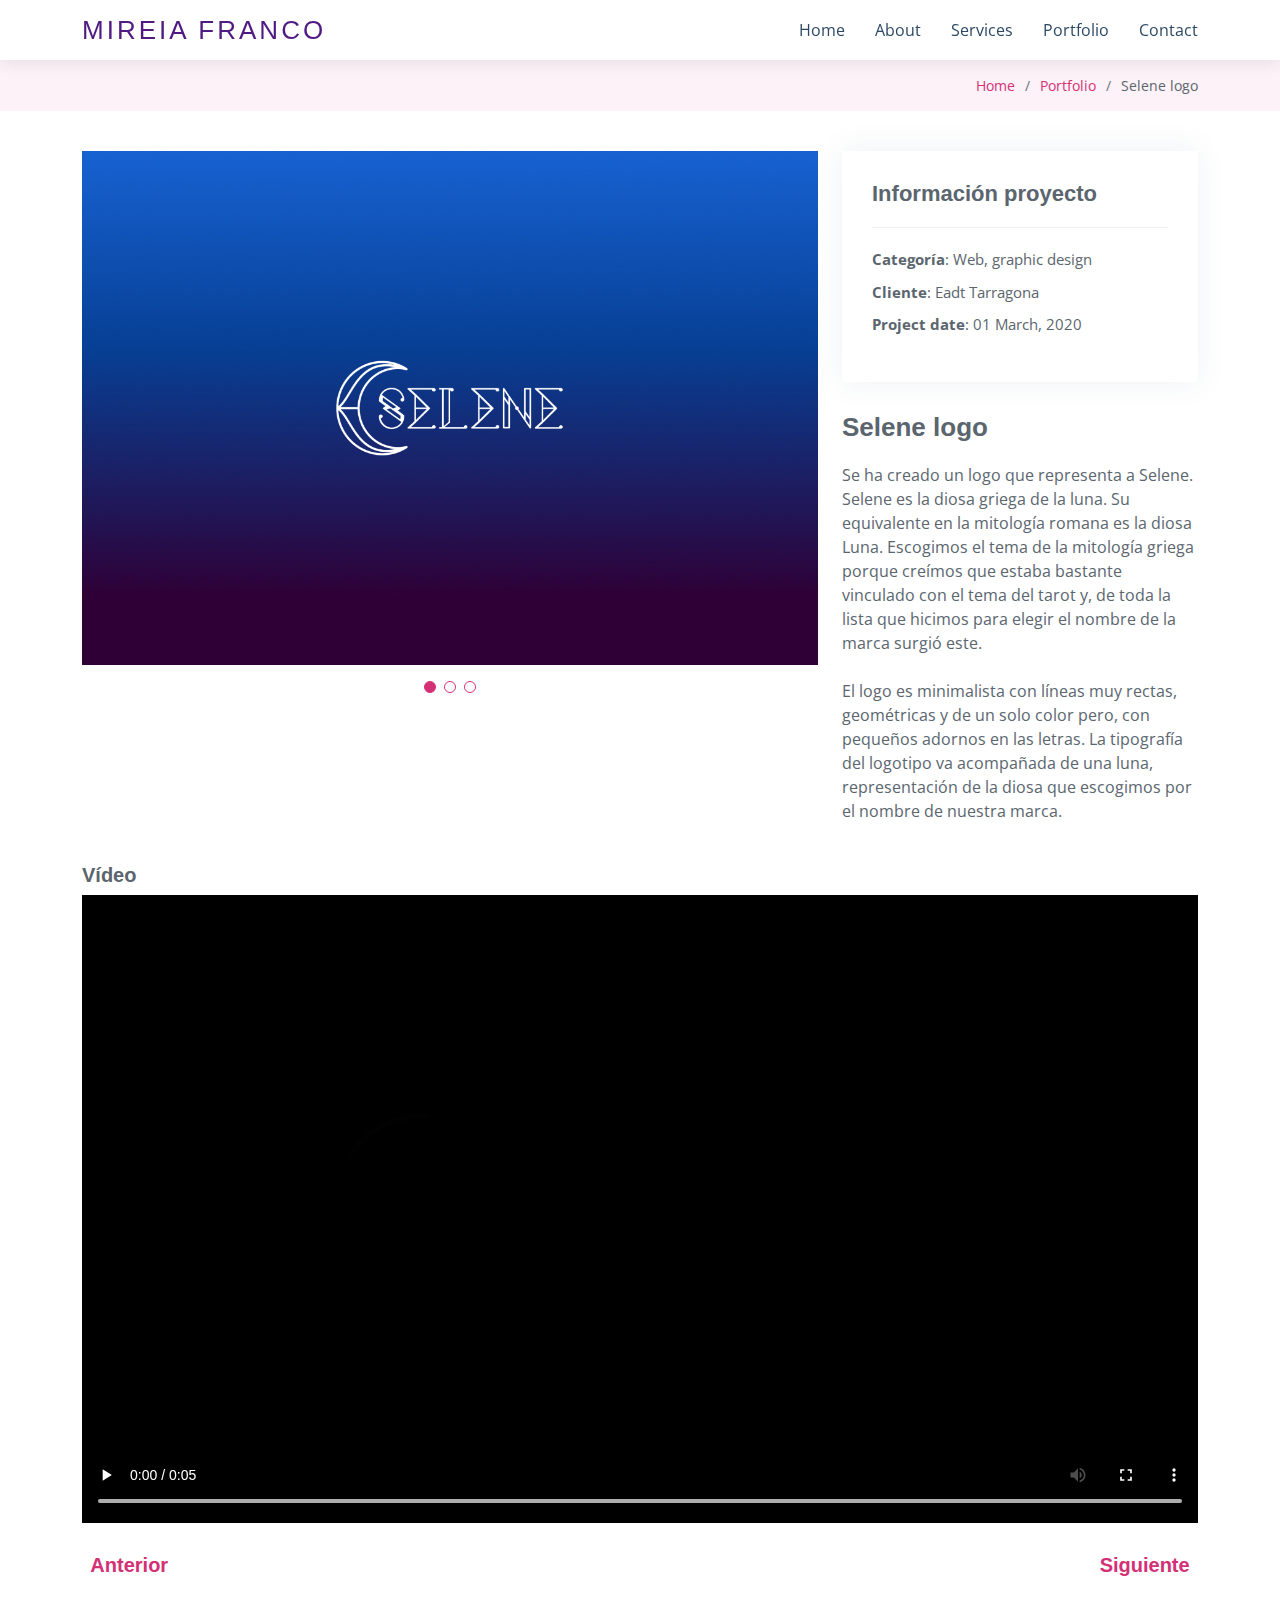
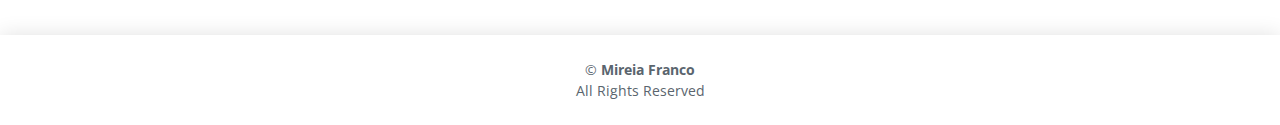
<file: selenelogo.html>
<!DOCTYPE html>
<html lang="en">

<head>
  <meta charset="utf-8">
  <meta content="width=device-width, initial-scale=1.0" name="viewport">

  <title>Mireia Franco</title>
  <meta content="" name="description">
  <meta content="" name="keywords">

  <!-- Favicons -->
  <link href="assets/img/favicon.png" rel="icon">
  <link href="assets/img/apple-touch-icon.png" rel="apple-touch-icon">

  <!-- Google Fonts -->
  <link href="https://fonts.googleapis.com/css?family=Open+Sans:300,300i,400,400i,600,600i,700,700i|Poppins:300,300i,400,400i,500,500i,600,600i,700,700i|Playfair+Display:400,400i,500,500i,600,600i,700,700i&subset=cyrillic" rel="stylesheet">

  <!-- Vendor CSS Files -->
  <link href="assets/vendor/bootstrap/css/bootstrap.min.css" rel="stylesheet">
  <link href="assets/vendor/bootstrap-icons/bootstrap-icons.css" rel="stylesheet">
  <link href="assets/vendor/boxicons/css/boxicons.min.css" rel="stylesheet">
  <link href="assets/vendor/glightbox/css/glightbox.min.css" rel="stylesheet">
  <link href="assets/vendor/swiper/swiper-bundle.min.css" rel="stylesheet">

  <!-- Template Main CSS File -->
  <link href="assets/css/style.css" rel="stylesheet">

  <!-- =======================================================
  * Template Name: Lonely - v4.6.0
  * Template URL: https://bootstrapmade.com/free-html-bootstrap-template-lonely/
  * Author: BootstrapMade.com
  * License: https://bootstrapmade.com/license/
  ======================================================== -->
</head>

<body>

  <!-- ======= Header ======= -->
  <header id="header" class="d-flex align-items-center">
    <div class="container d-flex align-items-center justify-content-between">

      <div class="logo">
        <h1><a href="index.html">Mireia Franco</a></h1>
        <!-- Uncomment below if you prefer to use an image logo -->
        <!-- <a href="index.html"><img src="assets/img/logo.png" alt="" class="img-fluid"></a>-->
      </div>

      <nav id="navbar" class="navbar">
        <ul>
          <li><a class="nav-link scrollto " href="index.html">Home</a></li>
          <li><a class="nav-link scrollto" href="about.html">About</a></li>
          <li><a class="nav-link scrollto" href="index.html#services">Services</a></li>
          <li><a class="nav-link scrollto" href="index.html#portfolio">Portfolio</a></li>
          <li><a class="nav-link scrollto" href="index.html#contact">Contact</a></li>
        </ul>
        <i class="bi bi-list mobile-nav-toggle"></i>
      </nav><!-- .navbar -->

    </div>
  </header><!-- End Header -->

  <main id="main">

    <!-- ======= Breadcrumbs Section ======= -->
    <section class="breadcrumbs">
      <div class="container">

        <div class="d-flex justify-content-end align-items-center">
          <!-- <h2>Portfolio Details</h2> -->
          <ol>
            <li><a href="index.html">Home</a></li>
            <li><a href="index.html#portfolio">Portfolio</a></li>
            <li>Selene logo</li>
          </ol>
        </div>

      </div>
    </section><!-- Breadcrumbs Section -->

    <!-- ======= Portfolio Details Section ======= -->
    <section id="portfolio-details" class="portfolio-details">
      <div class="container">

        <div class="row gy-4">

          <div class="col-lg-8">
            <div class="portfolio-details-slider swiper">
              <div class="swiper-wrapper align-items-center">

                <div class="swiper-slide">
                  <img src="assets/img/portfolio/31.jpg" alt="">
                </div>

                <div class="swiper-slide">
                  <img src="assets/img/portfolio/32.jpg" alt="">
                </div>

                <div class="swiper-slide">
                  <img src="assets/img/portfolio/33.jpg" alt="">
                </div>

              </div>
              <div class="swiper-pagination"></div>
            </div>
            
          </div>
                   
          <div class="col-lg-4">
            <div class="portfolio-info">
              <h3>Información proyecto</h3>
              <ul>
                <li><strong>Categoría</strong>: Web, graphic design</li>
                <li><strong>Cliente</strong>: Eadt Tarragona</li>
                <li><strong>Project date</strong>: 01 March, 2020</li>
                <!-- <li><strong>Project URL</strong>: <a href="#">www.example.com</a></li> -->
              </ul>
            </div>
            <div class="portfolio-description">
              <h2>Selene logo</h2>
              <p>
                Se ha creado un logo que representa a Selene. Selene es la diosa griega de la luna. Su equivalente en la mitología romana es la diosa Luna.
               Escogimos el tema de la mitología griega porque creímos que estaba bastante vinculado con el tema del tarot y, de toda la lista que hicimos para elegir el nombre de la marca surgió este.
               <br></br>
               El logo es minimalista con líneas muy rectas, geométricas y de un solo color pero, con pequeños adornos en las letras. La tipografía del logotipo va acompañada de una luna, representación de la diosa que escogimos por el nombre de 
                nuestra marca.


                
              </p>
            </div>
          </div>

          <!-- Vídeo -->
          <div class="swiper-slide mb-4">
            <h5>Vídeo</h5>
            <video width="100%" src="assets/video/logoSelene.mp4" controls></video>
          </div>


        </div>
           <!-- 
        <div class="col-lg-12 d-flex justify-content-between d-inline-block">
          <div class="col-lg-6 d-flex">
          <h4 class="col-lg-6 work-info nextProject d-flex justify-content-start" class="btn btn-lg" data-toggle="modal" data-target="#myModal2" id="trigger-btn"><a href="feliciafuster.html">Previous project</a></h4>
         
         </div>
          
      
          <div class="col-lg-6 d-flex">
            <h4 class="col-lg-6 work-info nextProject d-flex justify-content-end" class="btn btn-lg" data-toggle="modal" data-target="#myModal2" id="trigger-btn">Next project</h4>
            <img width="6%" src="assets/img/flecha.svg">
          </div>
          -->
          <div class="contenedorFlechas">
            <div class="divFletcha">
              <a href="generalitat.html"><img class="flechaMobil" width="8%" src="assets/img/flecha2.svg"></a>
              <h5 class="nextProject"><a href="felicialogo.html">Anterior</a></h5>
            </div>
           
            <div class="divFletcha2">
              <h5 class="nextProject nextProjectRight"><a href="bettysbakery.html">Siguiente</a></h5>
              <a href="felicialogo.html"><img class="fletcha2" width="8%" src="assets/img/flecha.svg"></a>
            </div>
          </div>

        </div>
      </div>
    </section><!-- End Portfolio Details Section -->

  </main><!-- End #main -->

  <!-- ======= Footer ======= -->
  <footer id="footer">
    <div class="container">
      <div class="copyright">
        &copy; <strong><span>Mireia Franco</span></strong><br> All Rights Reserved
      </div>

    </div>
  </footer><!-- End  Footer -->

  <a href="#" class="back-to-top d-flex align-items-center justify-content-center"><i class="bi bi-arrow-up-short"></i></a>

  <!-- Vendor JS Files -->
  <script src="assets/vendor/bootstrap/js/bootstrap.bundle.min.js"></script>
  <script src="assets/vendor/glightbox/js/glightbox.min.js"></script>
  <script src="assets/vendor/isotope-layout/isotope.pkgd.min.js"></script>
  <script src="assets/vendor/php-email-form/validate.js"></script>
  <script src="assets/vendor/purecounter/purecounter.js"></script>
  <script src="assets/vendor/swiper/swiper-bundle.min.js"></script>
  <script src="assets/vendor/waypoints/noframework.waypoints.js"></script>

  <!-- Template Main JS File -->
  <script src="assets/js/main.js"></script>
  <script type="text/javascript">
    document.onmousedown=click;

   function click() {
   if ((event.button==2)) {
   alert("Not available");
   }
   }
    </script>
</body>

</html>
</file>
<file: assets/css/style.css>
/**
* Template Name: Lonely - v4.6.0
* Template URL: https://bootstrapmade.com/free-html-bootstrap-template-lonely/
* Author: BootstrapMade.com
* License: https://bootstrapmade.com/license/
*/

/*--------------------------------------------------------------
# General
--------------------------------------------------------------*/
body {
  font-family: "Open Sans", sans-serif;
  color: #5a656e;
}

a {
  color: #d43076;
  text-decoration: none;
}

a:hover {
  color: #dd5a92;
  text-decoration: none;
}

h1, h2, h3, h4, h5, h6 {
  font-family: 'Montserrat', sans-serif;
  font-weight: bold;
}

/*--------------------------------------------------------------
# Back to top button
--------------------------------------------------------------*/
.back-to-top {
  position: fixed;
  visibility: hidden;
  opacity: 0;
  right: 15px;
  bottom: 15px;
  z-index: 9999;
  background: #d43076;
  width: 40px;
  height: 40px;
  border-radius: 50px;
  transition: all 0.4s;
}
.back-to-top i {
  font-size: 24px;
  color: #fff;
  line-height: 0;
}
.back-to-top:hover {
  background: #db528c;
  color: #fff;
}
.back-to-top.active {
  visibility: visible;
  opacity: 1;
}

/*--------------------------------------------------------------
# Header
--------------------------------------------------------------*/
#header {
  transition: all 0.5s;
  z-index: 997;
  transition: all 0.5s;
  height: 60px;
  background: #fff;
  box-shadow: 0px 0px 20px 0px rgba(0, 0, 0, 0.12);
}
#header .logo h1 {
  font-size: 26px;
  margin: 0;
  padding: 6px 0;
  line-height: 1;
  font-weight: 500;
  letter-spacing: 3px;
  text-transform: uppercase;
  font-family: 'Montserrat', sans-serif;
}

#header .logo h1 a, #header .logo h1 a:hover {
  color: rgb(79, 26, 129);
  text-decoration: none;
  font-family: 'Roboto Condensed', sans-serif;
}
#header .logo img {
  padding: 0;
  margin: 0;
  max-height: 40px;
}

.scrolled-offset {
  margin-top: 60px;
}

h1, h2{
  animation: moureEsquerra 0.8s ease-in;
}

.btn-get-started{
  animation: zoomIn 1s ease-in;
}

/* animaciones Header */
@keyframes moureEsquerra {
  from {
    transform: translateX(-100px);
  }
  to {
    transform: translate(0);
  }
}  

@keyframes zoomIn {
  0% {
      transform: scale(0.5);
  }
  100% {
      transform: scale(1);
  }
}


/*--------------------------------------------------------------
# Navigation Menu
--------------------------------------------------------------*/
/**
* Desktop Navigation 
*/
.navbar {
  padding: 0;
  animation: zoomIn 1s ease-in;
}
.navbar ul {
  margin: 0;
  padding: 0;
  display: flex;
  list-style: none;
  align-items: center;
}
.navbar li {
  position: relative;
}

.navbar a, .navbar a:focus {
  display: flex;
  align-items: center;
  justify-content: space-between;
  padding: 10px 0 10px 30px;
  font-size: 16px;
  color: #2c4964;
  white-space: nowrap;
  transition: 0.3s;
}
.navbar a i, .navbar a:focus i {
  font-size: 12px;
  line-height: 0;
  margin-left: 5px;
}
.navbar a:hover, .navbar .active, .navbar .active:focus, .navbar li:hover > a {
  color: #d43076;
}
.navbar .dropdown ul {
  display: block;
  position: absolute;
  left: 14px;
  top: 100%;
  margin: 0;
  padding: 10px 0;
  z-index: 99;
  opacity: 0;
  visibility: hidden;
  background: #fff;
  box-shadow: 0px 0px 30px rgba(127, 137, 161, 0.25);
  transition: 0.3s;
  border-radius: 4px;
}
.navbar .dropdown ul li {
  min-width: 200px;
}
.navbar .dropdown ul a {
  padding: 10px 20px;
  text-transform: none;
}
.navbar .dropdown ul a i {
  font-size: 12px;
}
.navbar .dropdown ul a:hover, .navbar .dropdown ul .active:hover, .navbar .dropdown ul li:hover > a {
  color: #d43076;
}
.navbar .dropdown:hover > ul {
  opacity: 1;
  visibility: visible;
}
.navbar .dropdown .dropdown ul {
  top: 0;
  left: calc(100% - 30px);
  visibility: hidden;
}
.navbar .dropdown .dropdown:hover > ul {
  opacity: 1;
  top: 0;
  left: 100%;
  visibility: visible;
}
@media (max-width: 1366px) {
  .navbar .dropdown .dropdown ul {
    left: -90%;
  }
  .navbar .dropdown .dropdown:hover > ul {
    left: -100%;
  }
}

/**
* Mobile Navigation 
*/
.mobile-nav-toggle {
  color: #2c4964;
  font-size: 28px;
  cursor: pointer;
  display: none;
  line-height: 0;
  transition: 0.5s;
}
.mobile-nav-toggle.bi-x {
  color: #fff;
}

@media (max-width: 991px) {
  .mobile-nav-toggle {
    display: block;
  }

  .navbar ul {
    display: none;
  }
}
.navbar-mobile {
  position: fixed;
  overflow: hidden;
  top: 0;
  right: 0;
  left: 0;
  bottom: 0;
  background: rgba(13, 21, 29, 0.6);
  transition: 0.3s;
  z-index: 998;
}
.navbar-mobile .mobile-nav-toggle {
  position: absolute;
  top: 15px;
  right: 15px;
}
.navbar-mobile ul {
  display: block;
  position: absolute;
  top: 55px;
  right: 15px;
  bottom: 15px;
  left: 15px;
  padding: 10px 0;
  border-radius: 10px;
  background-color: #fff;
  overflow-y: auto;
  transition: 0.3s;
}
.navbar-mobile a, .navbar-mobile a:focus {
  padding: 10px 20px;
  font-size: 15px;
  color: #2c4964;
}
.navbar-mobile a:hover, .navbar-mobile .active, .navbar-mobile li:hover > a {
  color: #d43076;
}
.navbar-mobile .getstarted, .navbar-mobile .getstarted:focus {
  margin: 15px;
}
.navbar-mobile .dropdown ul {
  position: static;
  display: none;
  margin: 10px 20px;
  padding: 10px 0;
  z-index: 99;
  opacity: 1;
  visibility: visible;
  background: #fff;
  box-shadow: 0px 0px 30px rgba(127, 137, 161, 0.25);
}
.navbar-mobile .dropdown ul li {
  min-width: 200px;
}
.navbar-mobile .dropdown ul a {
  padding: 10px 20px;
}
.navbar-mobile .dropdown ul a i {
  font-size: 12px;
}
.navbar-mobile .dropdown ul a:hover, .navbar-mobile .dropdown ul .active:hover, .navbar-mobile .dropdown ul li:hover > a {
  color: #d43076;
}
.navbar-mobile .dropdown > .dropdown-active {
  display: block;
}

/*--------------------------------------------------------------
# Hero Section
--------------------------------------------------------------*/
#hero {
  width: 100%;
  height: 75vh;
  background: url("../img/hero2.jpg") top center;
  background-size: cover;
  padding: 0 15px;
}
#hero h1 {
  margin: 0 0 10px 0;
  font-size: 48px;
  font-weight: 700;
  line-height: 56px;
  color: #fff;
  font-family: 'Montserrat', sans-serif;
}
#hero h2 {
  color: #eee;
  margin-bottom: 10px;
  font-size: 24px;
  font-weight: 300;
  font-family: 'Montserrat', sans-serif;
}
#hero .btn-get-started {
  font-size: 64px;
  transition: 0.5s;
  color: #fff;
  height: 60px;
}
#hero .btn-get-started:hover {
  padding-top: 10px;
  color: #d43076;
}
@media (min-width: 1024px) {
  #hero {
    background-attachment: fixed;
  }
}

/* media queries móbil */
@media (max-width: 768px) {
  #hero h1 {
    font-size: 28px;
    line-height: 36px;
    color: rgb(127, 180, 197);
  }
  #hero h2 {
    font-size: 18px;
    line-height: 24px;
    margin-bottom: 30px;
    color: rgb(35, 38, 82);
  }

  /* mostra només fletxes en móbil */
  .nextProject{
    display: none;
  }
   
  .fletcha{
    margin-top: 9%;
    width: 19%;
  }

  .flechaMobil{
    margin-top: 9%;
    width: 19%;
  }

  .fletcha2{
    margin-top: 9%;
    margin-left: 80%;
    width: 19%;
  }

  .fletcha3{
    margin-top: 9%;
    margin-left: 80%;
    width: 19%;
  }

  .contenedorFlechasPrimer{
    width: 100%;
    display: flex;
    justify-content: end;
    align-items: center;
  }

}

/*--------------------------------------------------------------
# Sections General
--------------------------------------------------------------*/
section {
  padding: 50px 0;
}

.section-bg {
  background: linear-gradient(180deg, #f2f6f9 0%, #fff 100%);
}

.section-title {
  padding-bottom: 30px;
}
.section-title h2 {
  font-size: 30px;
  font-weight: bold;
  margin-bottom: 15px;
  padding-bottom: 15px;
  position: relative;
  color: #5e1e7c;
  font-family: 'Montserrat', sans-serif;
}
.section-title h2::after {
  content: "";
  position: absolute;
  display: block;
  width: 50px;
  height: 3px;
  background: #d43076;
  bottom: 0;
  left: 0;
}
.section-title p {
  margin-bottom: 0;
}

/*--------------------------------------------------------------
# Breadcrumbs
--------------------------------------------------------------*/
.breadcrumbs {
  padding: 15px 0;
  background-color: #fcf2f7;
  min-height: 40px;
}
.breadcrumbs h2 {
  font-size: 24px;
  font-weight: 300;
}
.breadcrumbs ol {
  display: flex;
  flex-wrap: wrap;
  list-style: none;
  padding: 0;
  margin: 0;
  font-size: 14px;
}
.breadcrumbs ol li + li {
  padding-left: 10px;
}
.breadcrumbs ol li + li::before {
  display: inline-block;
  padding-right: 10px;
  color: #6c757d;
  content: "/";
}
@media (max-width: 768px) {
  .breadcrumbs .d-flex {
    display: block !important;
  }
  .breadcrumbs ol {
    display: block;
  }
  .breadcrumbs ol li {
    display: inline-block;
  }
}

/*--------------------------------------------------------------
# About
--------------------------------------------------------------*/
.about .content {
  padding: 30px 0;
}
.about .content h3 {
  font-weight: 500;
  font-size: 34px;
  color: #2c4964;
}
.about .content p {
  margin-bottom: 0;
}
.about .content .count-box {
  padding: 20px 0;
  width: 100%;
}
.about .content .count-box i {
  display: block;
  font-size: 36px;
  color: #eeafca;
  float: left;
  line-height: 0;
}
.about .content .count-box span {
  font-size: 36px;
  line-height: 20px;
  display: block;
  font-weight: 700;
  color: #2c4964;
  margin-left: 50px;
  font-family: "Playfair Display", serif;
}
.about .content .count-box p {
  padding: 15px 0 0 0;
  margin: 0 0 0 50px;
  font-family: "Playfair Display", serif;
  font-size: 14px;
  color: #437099;
}
.about .content .count-box a {
  font-weight: 600;
  display: block;
  margin-top: 20px;
  color: #437099;
  font-size: 15px;
  font-family: "Poppins", sans-serif;
  transition: ease-in-out 0.3s;
}
.about .content .count-box a:hover {
  color: #6b96be;
}
.about .image {
  background: url("../img/me.jpg") center center no-repeat;
  background-size: cover;
  min-height: 400px;
}
@media (max-width: 991px) {
  .about .image {
    text-align: center;
  }
  .about .image img {
    max-width: 80%;
  }
}
@media (max-width: 667px) {
  .about .image img {
    max-width: 100%;
  }
}

/*--------------------------------------------------------------
# Skills
--------------------------------------------------------------*/
.skills .progress {
  height: 50px;
  display: block;
  background: none;
}
.skills .progress .skill {
  padding: 10px 0;
  margin: 0 0 6px 0;
  text-transform: uppercase;
  display: block;
  font-weight: 600;
  font-family: "Poppins", sans-serif;
  color: #2c4964;
}
.skills .progress .skill .val {
  float: right;
  font-style: normal;
}
.skills .progress-bar-wrap {
  background: #fbeaf1;
}
.skills .progress-bar {
  width: 1px;
  height: 10px;
  transition: 0.9s;
  background-color: #dd5a92;
}

/*--------------------------------------------------------------
# Resume
--------------------------------------------------------------*/
.resume .resume-title {
  font-size: 26px;
  font-weight: 500;
  margin-top: 20px;
  margin-bottom: 20px;
  color: #4b7dab;
  font-family: "Poppins", sans-serif;
}
.resume .resume-item {
  padding: 0 0 20px 20px;
  margin-top: -2px;
  border-left: 2px solid #d43076;
  position: relative;
}
.resume .resume-item h4 {
  line-height: 18px;
  font-size: 18px;
  font-weight: 600;
  color: #2c4964;
  margin-bottom: 10px;
}
.resume .resume-item h5 {
  font-size: 16px;
  background: #e4ebf3;
  padding: 5px 15px;
  display: inline-block;
  font-weight: 400;
  margin-bottom: 10px;
  font-family: "Poppins", sans-serif;
}
.resume .resume-item ul {
  padding-left: 20px;
}
.resume .resume-item ul li {
  padding-bottom: 10px;
}
.resume .resume-item:last-child {
  padding-bottom: 0;
}
.resume .resume-item::before {
  content: "";
  position: absolute;
  width: 16px;
  height: 16px;
  border-radius: 50px;
  left: -9px;
  top: 0;
  background: #fff;
  border: 2px solid #d43076;
}

/*--------------------------------------------------------------
# Services
--------------------------------------------------------------*/

.services .icon-box {
  width: 100%;
  padding: 18%;
  position: relative;
  overflow: hidden;
  background: #fff;
  box-shadow: 0 0 29px 0 rgba(68, 88, 144, 0.2);
  transition: all 0.3s ease-in-out;
  border-radius: 8px;
  text-align: center;
  z-index: 1;
}
.services .icon-box::before {
  content: "";
  position: absolute;
  top: 0;
  left: 0;
  right: 0;
  height: 0;
  transition: ease-in-out 0.3s;
  z-index: -1;
}
.services .icon-box:hover::before {
  background: #6e3594;
  height: 100%;
  border-radius: 0px;
}
.services .icon {
  margin: 0 auto 30px auto;
  padding-top: 10px;
  display: inline-block;
  text-align: center;
  border-radius: 50%;
  width: 60px;
  height: 60px;
  background: #d43076;
  transition: all 0.3s ease-in-out;
}
.services .icon i {
  font-size: 36px;
  line-height: 1;
  color: #fff;
}
.services .title {
  font-weight: 700;
  margin-bottom: 15px;
  font-size: 18px;
  font-family: 'Roboto Condensed', sans-serif;
}
.services .title a {
  color: #111;
}
.services .description {
  font-size: 15px;
  line-height: 24px;
  margin-bottom: 0;
}
.services .icon-box:hover .title a, .services .icon-box:hover .description {
  color: #fff;
}
.services .icon-box:hover .icon {
  background: #fff;
}
.services .icon-box:hover .icon i {
  color: #d43076;
}
@media (max-width: 768px) {
  .services .icon-box::before {
    bottom: 60%;
  }
}

/*--------------------------------------------------------------
# Portfolio
--------------------------------------------------------------*/
.portfolio .portfolio-item {
  margin-bottom: 30px;
}
.portfolio #portfolio-flters {
  padding: 0;
  margin: 0 auto 35px auto;
  list-style: none;
  text-align: center;
}
.portfolio #portfolio-flters li {
  cursor: pointer;
  display: inline-block;
  padding: 10px 15px 8px 15px;
  font-size: 14px;
  font-weight: 600;
  line-height: 1;
  text-transform: uppercase;
  color: #5a656e;
  margin-bottom: 5px;
  transition: all 0.3s ease-in-out;
}
.portfolio #portfolio-flters li:hover, .portfolio #portfolio-flters li.filter-active {
  color: #d43076;
}
.portfolio #portfolio-flters li:last-child {
  margin-right: 0;
}
.portfolio .portfolio-wrap {
  transition: 0.3s;
  position: relative;
  overflow: hidden;
  z-index: 1;
}
.portfolio .portfolio-wrap::before {
  content: "";
  background:rgba(34, 13, 109, 0.7);
  position: absolute;
  left: 30px;
  right: 30px;
  top: 30px;
  bottom: 30px;
  transition: all ease-in-out 0.3s;
  z-index: 2;
  opacity: 0;
}
.portfolio .portfolio-wrap .portfolio-info {
  opacity: 0;
  position: absolute;
  top: 10%;
  left: 0;
  right: 0;
  text-align: center;
  z-index: 3;
  transition: all ease-in-out 0.3s;
}
.portfolio .portfolio-wrap .portfolio-info h4 {
  font-size: 20px;
  color: #fff;
  font-weight: 600;
}
.portfolio .portfolio-wrap .portfolio-info p {
  color: #ffffff;
  font-size: 14px;
  text-transform: uppercase;
}
.portfolio .portfolio-wrap .portfolio-links {
  opacity: 0;
  left: 0;
  right: 0;
  bottom: 10%;
  text-align: center;
  z-index: 3;
  position: absolute;
  transition: all ease-in-out 0.3s;
}
.portfolio .portfolio-wrap .portfolio-links a {
  color: #fff;
  margin: 0 2px;
  font-size: 28px;
  display: inline-block;
  transition: 0.3s;
}
.portfolio .portfolio-wrap .portfolio-links a:hover {
  color: #e684ae;
}
.portfolio .portfolio-wrap:hover::before {
  top: 0;
  left: 0;
  right: 0;
  bottom: 0;
  opacity: 1;
}
.portfolio .portfolio-wrap:hover .portfolio-info {
  opacity: 1;
  top: calc(58% - 48px);
}
.portfolio .portfolio-wrap:hover .portfolio-links {
  opacity: 1;
  bottom: calc(50% - 50px);
}

/*--------------------------------------------------------------
# Portfolio Details
--------------------------------------------------------------*/
.portfolio-details {
  padding-top: 40px;
}
.portfolio-details .portfolio-details-slider img {
  width: 100%;
}
.portfolio-details .portfolio-details-slider .swiper-pagination {
  margin-top: 20px;
  position: relative;
}
.portfolio-details .portfolio-details-slider .swiper-pagination .swiper-pagination-bullet {
  width: 12px;
  height: 12px;
  background-color: #fff;
  opacity: 1;
  border: 1px solid #d43076;
}
.portfolio-details .portfolio-details-slider .swiper-pagination .swiper-pagination-bullet-active {
  background-color: #d43076;
}
.portfolio-details .portfolio-info {
  padding: 30px;
  box-shadow: 0px 0 30px rgba(44, 73, 100, 0.08);
}
.portfolio-details .portfolio-info h3 {
  font-size: 22px;
  font-weight: 700;
  margin-bottom: 20px;
  padding-bottom: 20px;
  border-bottom: 1px solid #eee;
}
.portfolio-details .portfolio-info ul {
  list-style: none;
  padding: 0;
  font-size: 15px;
}
.portfolio-details .portfolio-info ul li + li {
  margin-top: 10px;
}
.portfolio-details .portfolio-description {
  padding-top: 30px;
}
.portfolio-details .portfolio-description h2 {
  font-size: 26px;
  font-weight: 700;
  margin-bottom: 20px;
}
.portfolio-details .portfolio-description p {
  padding: 0;
}

/*--------------------------------------------------------------
# Testimonials
--------------------------------------------------------------*/
.testimonials .testimonials-carousel, .testimonials .testimonials-slider {
  overflow: hidden;
}
.testimonials .testimonial-item {
  box-sizing: content-box;
  min-height: 320px;
}
.testimonials .testimonial-item .testimonial-img {
  width: 90px;
  border-radius: 50%;
  margin: -40px 0 0 40px;
  position: relative;
  z-index: 2;
  border: 6px solid #fff;
  box-shadow: 0px 5px 15px rgba(0, 0, 0, 0.1);
}
.testimonials .testimonial-item h3 {
  font-size: 18px;
  font-weight: bold;
  margin: 10px 0 5px 45px;
  color: #2c4964;
}
.testimonials .testimonial-item h4 {
  font-size: 14px;
  color: #6b96be;
  margin: 0 0 0 45px;
}
.testimonials .testimonial-item .quote-icon-left, .testimonials .testimonial-item .quote-icon-right {
  color: #f7d9e6;
  font-size: 26px;
}
.testimonials .testimonial-item .quote-icon-left {
  display: inline-block;
  left: -5px;
  position: relative;
}
.testimonials .testimonial-item .quote-icon-right {
  display: inline-block;
  right: -5px;
  position: relative;
  top: 10px;
}
.testimonials .testimonial-item p {
  font-style: italic;
  margin: 0 15px 0 15px;
  padding: 20px 20px 60px 20px;
  background: #fff;
  position: relative;
  border-radius: 6px;
  position: relative;
  z-index: 1;
  box-shadow: 0px 2px 15px rgba(0, 0, 0, 0.1);
}
.testimonials .swiper-pagination {
  margin-top: 20px;
  position: relative;
}
.testimonials .swiper-pagination .swiper-pagination-bullet {
  width: 12px;
  height: 12px;
  background-color: #fff;
  opacity: 1;
  border: 1px solid #d43076;
}
.testimonials .swiper-pagination .swiper-pagination-bullet-active {
  background-color: #d43076;
}
@media (max-width: 767px) {
  .testimonials {
    margin: 30px 10px;
  }
}

/*--------------------------------------------------------------
# Contact
--------------------------------------------------------------*/
.contact .contact-about h3 {
  font-size: 36px;
  margin: 0 0 10px 0;
  padding: 0;
  line-height: 1;
  font-weight: 300;
  letter-spacing: 3px;
  text-transform: uppercase;
  color: #d43076;
}
.contact .contact-about p {
  font-size: 14px;
  line-height: 24px;
  font-family: "Playfair Display", serif;
  color: #3c6387;
}
.contact .social-links {
  padding-bottom: 20px;
}
.contact .social-links a {
  font-size: 18px;
  display: inline-block;
  background: #fff;
  color: #d43076;
  line-height: 0;
  padding: 8px 0;
  margin-right: 4px;
  border-radius: 50%;
  text-align: center;
  width: 36px;
  height: 36px;
  transition: 0.3s;
  border: 1px solid #d43076;
}
.contact .social-links a:hover {
  background: #d43076;
  color: #fff;
}
.contact .info {
  color: #5a656e;
}
.contact .info i {
  font-size: 32px;
  color: #d43076;
  line-height: 0;
  margin-right: 15px;
}
.contact .info p {
  font-size: 14px;
  margin: 0;
}
.contact .php-email-form .error-message {
  display: none;
  color: #fff;
  background: #ed3c0d;
  text-align: left;
  padding: 15px;
  font-weight: 600;
}
.contact .php-email-form .error-message br + br {
  margin-top: 25px;
}
.contact .php-email-form .sent-message {
  display: none;
  color: #fff;
  background: #18d26e;
  text-align: center;
  padding: 15px;
  font-weight: 600;
}
.contact .php-email-form .loading {
  display: none;
  background: #fff;
  text-align: center;
  padding: 15px;
}
.contact .php-email-form .loading:before {
  content: "";
  display: inline-block;
  border-radius: 50%;
  width: 24px;
  height: 24px;
  margin: 0 10px -6px 0;
  border: 3px solid #18d26e;
  border-top-color: #eee;
  -webkit-animation: animate-loading 1s linear infinite;
  animation: animate-loading 1s linear infinite;
}
.contact .php-email-form input, .contact .php-email-form textarea {
  border-radius: 0;
  box-shadow: none;
  font-size: 14px;
}
.contact .php-email-form input:focus, .contact .php-email-form textarea:focus {
  border-color: #d43076;
}
.contact .php-email-form button[type=submit] {
  background: #d43076;
  border: 0;
  padding: 10px 24px;
  color: #fff;
  transition: 0.4s;
  border-radius: 50px;
}
.contact .php-email-form button[type=submit]:hover {
  background: #dd5a92;
}
@-webkit-keyframes animate-loading {
  0% {
    transform: rotate(0deg);
  }
  100% {
    transform: rotate(360deg);
  }
}
@keyframes animate-loading {
  0% {
    transform: rotate(0deg);
  }
  100% {
    transform: rotate(360deg);
  }
}

/*--------------------------------------------------------------
# Footer
--------------------------------------------------------------*/
#footer {
  background: #fff;
  padding: 24px 0;
  font-size: 14px;
  box-shadow: 0px 0 20px 0 rgba(0, 0, 0, 0.12);
}
#footer .copyright {
  text-align: center;
}
#footer .credits {
  padding-top: 8px;
  text-align: center;
  font-size: 13px;
}


/* CSS work portfolio  */

.item {
  border: none;
  margin-bottom: 30px;
}
.item .item-wrap {
  display: block;
  position: relative;
  overflow: hidden;
}
/* cambia el color del hover i la opacidad de las imágenes en apartado Portfolio */
.item .item-wrap:after {
  z-index: 2;
  position: absolute;
  content: "";
  top: 0;
  left: 0;
  right: 0;
  bottom: 0;
  background: rgba(34, 13, 109, 0.8);
  visibility: hidden;
  opacity: 0;
  transition: 0.3s all ease-in-out;
}
.item .item-wrap img {
  transition: 0.3s transform ease;
  transform: scale(1);
}
.item .item-wrap > .work-info {
  position: absolute;
  top: 50%;
  width: 100%;
  text-align: center;
  z-index: 3;
  transform: translateY(-50%);
  color: #fff;
  opacity: 0;
  visibility: hidden;
  margin-top: 20px;
  transition: 0.3s all ease;
}
.item .item-wrap > .work-info h3 {
  font-size: 24px;
  margin-bottom: 0;
  font-family: 'Roboto Condensed', sans-serif;
}
.item .item-wrap > .work-info span {
  font-size: 14px;
  text-transform: uppercase;
  letter-spacing: 0.2rem;
  font-family: 'Roboto Condensed', sans-serif;
}
.item .item-wrap:hover {
  text-decoration: none;
}
.item .item-wrap:hover img {
  transform: scale(1.05);
}
.item .item-wrap:hover:after {
  opacity: 1;
  visibility: visible;
}
.item .item-wrap:hover .work-info {
  margin-top: 0px;
  opacity: 1;
  visibility: visible;
}

.fucsia{
  background-color: #d43076;
}
/* buttons */
.btn-outline-primary {
  color: #d43076;
  border-color: #d43076;
}
.btn-outline-primary:hover {
  color: #fff;
  background-color: #d43076;
  border-color: #d43076;
}

.btn-check:focus + .btn-primary, .btn-primary:focus {
  color: #fff;
  background-color: #d43076;
  border-color: #d43076;
  box-shadow: #d43076;
}

.btn:focus {
  outline: none;
  box-shadow: none;
}

/* no mostrar flechas en escriptorio */
/* media queries escritorio*/

@media (min-width: 576px) {
  .modal-dialog {
    max-width: 100%;
    height: 100%;
    margin: 0;
  }

  .flechaMobil{
    display: none;
  }

  .fletcha2{
    display: none;
  }

  .fletcha3{
    display: none;
  }

  .divFletcha2{
    display: none;
  }

}

/* next project text portfolio */
.nextProject:hover{
    color: #bd1e63;
    cursor: pointer;
}

.nextProject{
  margin-left: 1.5%;
}

.nextProjectRight{
  margin-right: 1.5%;
}

/* flechas portfolio */
.contenedorFlechas{
  width: 100%;
  display: flex;
  justify-content: space-between;
  align-items: center;
}

.divFletcha{
  display: inline-block;
  width: 50%;
  display: flex;
  align-items: center;
}

.divFletcha2{
  display: inline-block;
  width: 50%;
  display: flex;
  justify-content: end;
  align-items: center;
}

.fletcha{
  display: flex;
  justify-content: end;
}
</file>
